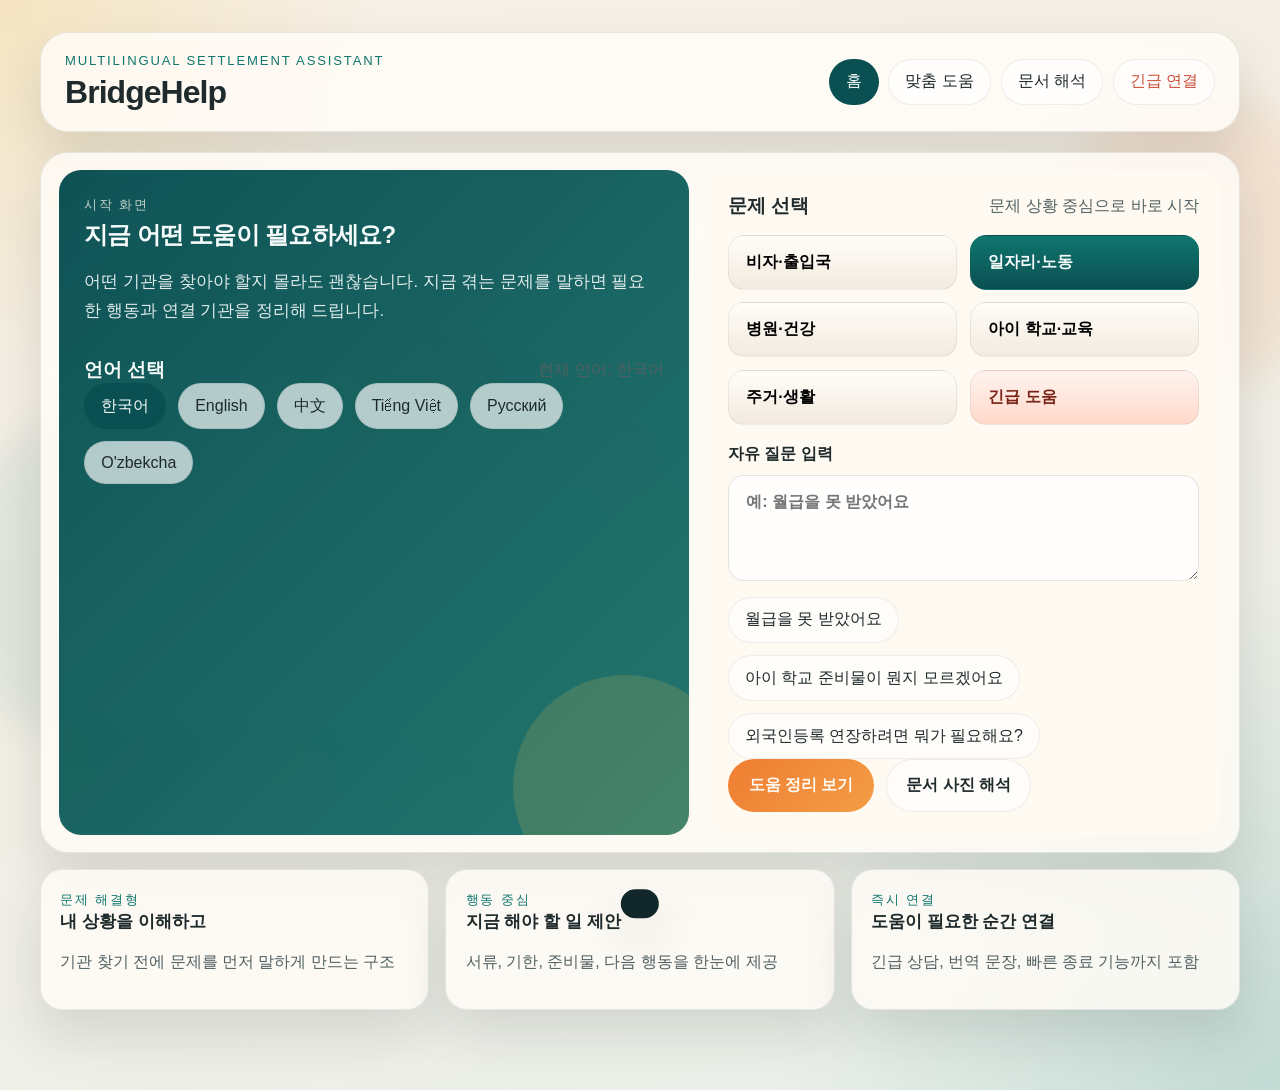
<file: index.html>
<!DOCTYPE html>
<html lang="ko">
<head>
  <meta charset="UTF-8">
  <meta name="viewport" content="width=device-width, initial-scale=1.0">
  <title>BridgeHelp Prototype</title>
  <link rel="stylesheet" href="styles.css">
</head>
<body>
  <div class="ambient ambient-a"></div>
  <div class="ambient ambient-b"></div>

  <main class="app-shell">
    <header class="topbar">
      <div>
        <p class="eyebrow">Multilingual Settlement Assistant</p>
        <h1>BridgeHelp</h1>
      </div>
      <nav class="screen-nav" aria-label="주요 화면 이동">
        <button class="nav-pill active" data-target="home">홈</button>
        <button class="nav-pill" data-target="results">맞춤 도움</button>
        <button class="nav-pill" data-target="document">문서 해석</button>
        <button class="nav-pill urgent" data-target="emergency">긴급 연결</button>
      </nav>
    </header>

    <section class="screen active" id="home">
      <div class="hero-card">
        <div class="hero-copy">
          <p class="section-label">시작 화면</p>
          <h2>지금 어떤 도움이 필요하세요?</h2>
          <p class="lead">
            어떤 기관을 찾아야 할지 몰라도 괜찮습니다.
            지금 겪는 문제를 말하면 필요한 행동과 연결 기관을 정리해 드립니다.
          </p>

          <div class="language-panel">
            <div class="panel-heading">
              <h3>언어 선택</h3>
              <span id="selected-language-label">현재 언어: 한국어</span>
            </div>
            <div class="language-list" id="language-list">
              <button class="chip active" data-language="한국어">한국어</button>
              <button class="chip" data-language="English">English</button>
              <button class="chip" data-language="中文">中文</button>
              <button class="chip" data-language="Tiếng Việt">Tiếng Việt</button>
              <button class="chip" data-language="Русский">Русский</button>
              <button class="chip" data-language="O'zbekcha">O'zbekcha</button>
            </div>
          </div>
        </div>

        <div class="input-card">
          <div class="panel-heading">
            <h3>문제 선택</h3>
            <span>문제 상황 중심으로 바로 시작</span>
          </div>

          <div class="category-grid" id="category-grid">
            <button class="category-button" data-category="visa">비자·출입국</button>
            <button class="category-button" data-category="work">일자리·노동</button>
            <button class="category-button" data-category="health">병원·건강</button>
            <button class="category-button" data-category="education">아이 학교·교육</button>
            <button class="category-button" data-category="housing">주거·생활</button>
            <button class="category-button urgent" data-category="emergency">긴급 도움</button>
          </div>

          <label class="question-box" for="question-input">
            <span>자유 질문 입력</span>
            <textarea id="question-input" rows="4" placeholder="예: 월급을 못 받았어요"></textarea>
          </label>

          <div class="sample-list" id="sample-list">
            <button class="sample-chip">월급을 못 받았어요</button>
            <button class="sample-chip">아이 학교 준비물이 뭔지 모르겠어요</button>
            <button class="sample-chip">외국인등록 연장하려면 뭐가 필요해요?</button>
          </div>

          <div class="cta-row">
            <button class="primary-button" id="analyze-button">도움 정리 보기</button>
            <button class="secondary-button" data-target="document">문서 사진 해석</button>
          </div>
        </div>
      </div>

      <div class="highlight-strip">
        <article class="highlight-card">
          <span class="highlight-kicker">문제 해결형</span>
          <strong>내 상황을 이해하고</strong>
          <p>기관 찾기 전에 문제를 먼저 말하게 만드는 구조</p>
        </article>
        <article class="highlight-card">
          <span class="highlight-kicker">행동 중심</span>
          <strong>지금 해야 할 일 제안</strong>
          <p>서류, 기한, 준비물, 다음 행동을 한눈에 제공</p>
        </article>
        <article class="highlight-card">
          <span class="highlight-kicker">즉시 연결</span>
          <strong>도움이 필요한 순간 연결</strong>
          <p>긴급 상담, 번역 문장, 빠른 종료 기능까지 포함</p>
        </article>
      </div>
    </section>

    <section class="screen" id="results">
      <div class="screen-header">
        <div>
          <p class="section-label">결과 화면</p>
          <h2>당신에게 맞는 도움 정리</h2>
        </div>
        <button class="secondary-button" data-target="home">질문 다시 입력</button>
      </div>

      <div class="summary-banner">
        <span class="summary-label">AI 요약</span>
        <h3 id="result-summary">질문을 입력하면 상황 요약이 표시됩니다.</h3>
        <p id="result-context">
          홈 화면에서 문제를 입력하거나 예시 질문을 눌러 맞춤형 안내를 확인해 보세요.
        </p>
      </div>

      <div class="results-grid">
        <article class="info-card">
          <div class="panel-heading">
            <h3>1) 지금 해야 할 일</h3>
            <span>오늘 바로 움직일 수 있게</span>
          </div>
          <ul class="check-list" id="action-list"></ul>
        </article>

        <article class="info-card">
          <div class="panel-heading">
            <h3>2) 연결 가능한 기관</h3>
            <span>전화, 운영시간, 언어 지원</span>
          </div>
          <div class="agency-list" id="agency-list"></div>
        </article>

        <article class="info-card">
          <div class="panel-heading">
            <h3>3) 추가 안내</h3>
            <span>주의사항과 관련 링크</span>
          </div>
          <ul class="guide-list" id="extra-list"></ul>
        </article>
      </div>
    </section>

    <section class="screen" id="document">
      <div class="screen-header">
        <div>
          <p class="section-label">문서 해석 화면</p>
          <h2>사진 찍으면 바로 이해</h2>
        </div>
        <button class="secondary-button" data-target="results">맞춤 결과로 돌아가기</button>
      </div>

      <div class="document-layout">
        <article class="upload-card">
          <div class="panel-heading">
            <h3>문서 업로드</h3>
            <span>학교, 병원, 출입국, 주민센터 안내문</span>
          </div>

          <label class="upload-zone" for="document-file">
            <input id="document-file" type="file" accept="image/*,.pdf">
            <strong>사진을 올리거나 드래그해 보세요</strong>
            <p id="file-name">업로드된 파일이 없어요.</p>
          </label>

          <div class="document-samples" id="document-samples">
            <button class="sample-chip" data-document="school">학교 가정통신문</button>
            <button class="sample-chip" data-document="hospital">병원 검사 안내문</button>
            <button class="sample-chip" data-document="immigration">출입국 관련 공지</button>
            <button class="sample-chip" data-document="community">주민센터 신청 안내문</button>
          </div>

          <button class="primary-button" id="analyze-document-button">문서 해석 시작</button>
        </article>

        <article class="document-result">
          <div class="result-stack">
            <section class="info-card document-card">
              <div class="panel-heading">
                <h3>원문 요약</h3>
                <span>문서 핵심 2-3줄</span>
              </div>
              <p id="document-summary">샘플 문서를 선택하면 핵심 내용을 요약해 드립니다.</p>
            </section>

            <section class="info-card document-card">
              <div class="panel-heading">
                <h3>쉬운 말 설명</h3>
                <span>복잡한 문장을 쉽게</span>
              </div>
              <p id="document-simple">어려운 표현 없이 필요한 내용만 바로 이해할 수 있게 바꿔줍니다.</p>
            </section>

            <section class="info-card document-card">
              <div class="panel-heading">
                <h3>해야 할 일</h3>
                <span>기한, 준비물, 제출처</span>
              </div>
              <ul class="check-list" id="document-action-list"></ul>
            </section>

            <section class="save-actions">
              <button class="secondary-button">번역 저장</button>
              <button class="secondary-button">가족에게 공유</button>
              <button class="secondary-button">캘린더 일정 추가</button>
            </section>
          </div>
        </article>
      </div>
    </section>

    <section class="screen" id="emergency">
      <div class="screen-header">
        <div>
          <p class="section-label">긴급·연결 화면</p>
          <h2>지금 바로 도움받기</h2>
        </div>
        <button class="quick-exit" id="quick-exit">빠른 종료</button>
      </div>

      <div class="emergency-layout">
        <article class="emergency-panel">
          <div class="panel-heading">
            <h3>즉시 연결</h3>
            <span>검색보다 빠른 연결이 필요한 순간</span>
          </div>
          <div class="emergency-grid">
            <a class="emergency-button" href="tel:112">긴급 전화</a>
            <button class="emergency-button">다국어 상담</button>
            <button class="emergency-button">법률 지원</button>
            <button class="emergency-button">노동 상담</button>
            <button class="emergency-button">병원·응급실 찾기</button>
            <button class="emergency-button">가까운 보호기관 찾기</button>
          </div>
        </article>

        <article class="phrase-panel">
          <div class="panel-heading">
            <h3>지금 바로 보여줄 한국어 문장</h3>
            <span>터치하면 복사됩니다</span>
          </div>
          <div class="phrase-list" id="phrase-list">
            <button class="phrase-button">통역이 필요합니다.</button>
            <button class="phrase-button">도움이 필요합니다.</button>
            <button class="phrase-button">임금을 받지 못했습니다.</button>
            <button class="phrase-button">지금 위험한 상황입니다.</button>
          </div>

          <div class="safety-tools">
            <button class="secondary-button">최근 위치 공유</button>
            <button class="secondary-button">즐겨찾기 기관 연결</button>
          </div>
        </article>
      </div>
    </section>
  </main>

  <div class="safe-screen hidden" id="safe-screen">
    <div class="safe-card">
      <p class="section-label">안전 화면</p>
      <h2>일반 정보 화면으로 전환되었습니다.</h2>
      <p>필요하면 브라우저를 닫거나 다른 페이지로 이동하세요.</p>
      <button class="primary-button" id="return-button">앱으로 돌아가기</button>
    </div>
  </div>

  <div class="toast" id="toast" aria-live="polite"></div>

  <script src="app.js"></script>
</body>
</html>
</file>
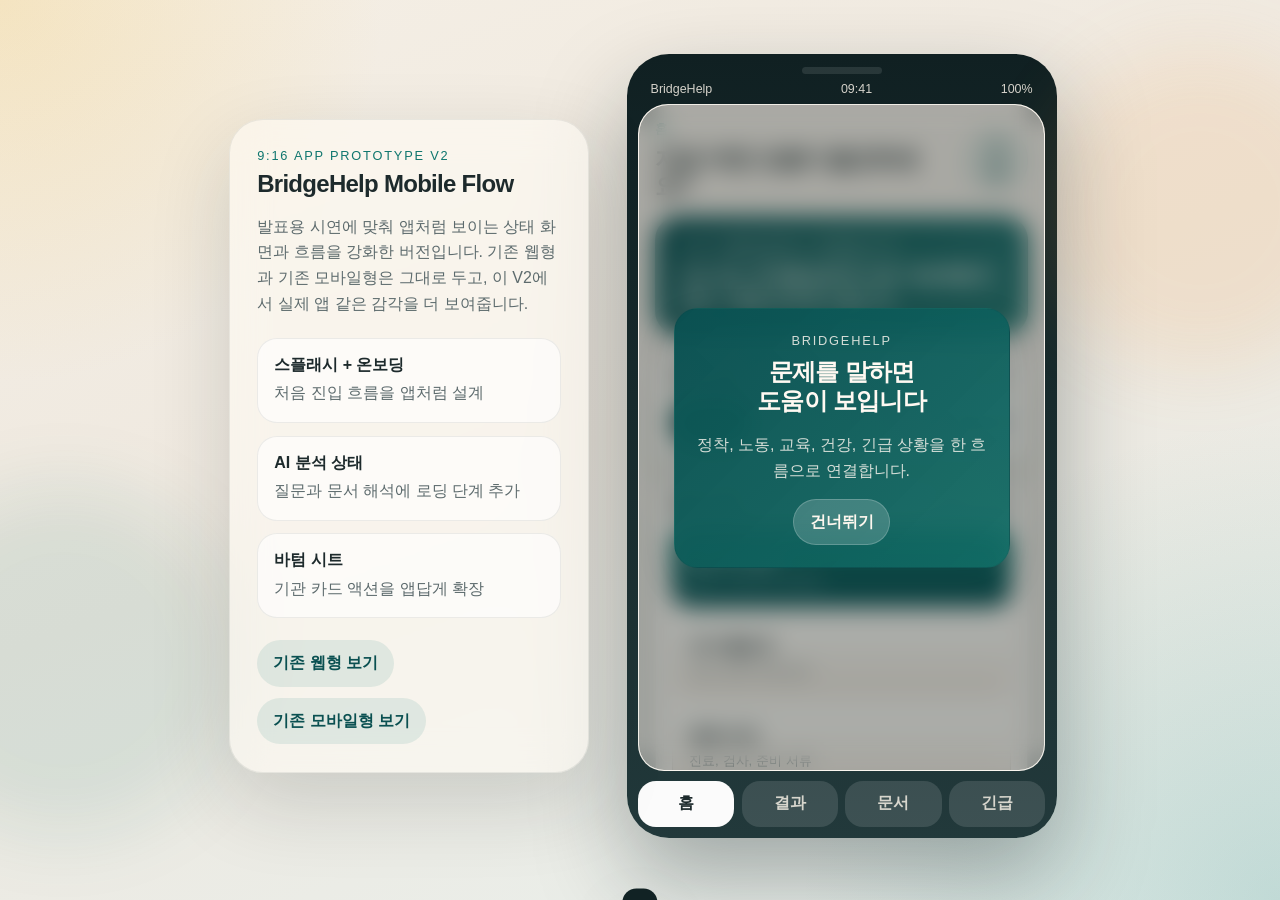
<file: mobile-app-v2.html>
<!DOCTYPE html>
<html lang="ko">
<head>
  <meta charset="UTF-8">
  <meta name="viewport" content="width=device-width, initial-scale=1.0">
  <title>BridgeHelp Mobile V2</title>
  <link rel="stylesheet" href="mobile-app-v2.css">
</head>
<body>
  <div class="backdrop backdrop-sun"></div>
  <div class="backdrop backdrop-teal"></div>

  <main class="v2-layout">
    <aside class="context-panel">
      <p class="eyebrow">9:16 App Prototype V2</p>
      <h1>BridgeHelp Mobile Flow</h1>
      <p class="context-copy">
        발표용 시연에 맞춰 앱처럼 보이는 상태 화면과 흐름을 강화한 버전입니다.
        기존 웹형과 기존 모바일형은 그대로 두고, 이 V2에서 실제 앱 같은 감각을 더 보여줍니다.
      </p>

      <div class="feature-cluster">
        <article class="feature-pill">
          <strong>스플래시 + 온보딩</strong>
          <span>처음 진입 흐름을 앱처럼 설계</span>
        </article>
        <article class="feature-pill">
          <strong>AI 분석 상태</strong>
          <span>질문과 문서 해석에 로딩 단계 추가</span>
        </article>
        <article class="feature-pill">
          <strong>바텀 시트</strong>
          <span>기관 카드 액션을 앱답게 확장</span>
        </article>
      </div>

      <div class="entry-links">
        <a class="entry-link" href="index.html">기존 웹형 보기</a>
        <a class="entry-link" href="mobile-app.html">기존 모바일형 보기</a>
      </div>
    </aside>

    <section class="phone-stage" aria-label="BridgeHelp 모바일 앱 V2">
      <div class="phone-frame">
        <div class="phone-hardware">
          <div class="speaker-slot"></div>
        </div>

        <div class="phone-status">
          <span>BridgeHelp</span>
          <span>09:41</span>
          <span>100%</span>
        </div>

        <div class="phone-surface">
          <section class="tab-screen is-active" data-tab-screen="home">
            <header class="screen-header">
              <div>
                <p class="screen-tag">홈</p>
                <h2>지금 어떤 도움이 필요하세요?</h2>
              </div>
              <button class="ghost-button" data-go-tab="emergency">긴급</button>
            </header>

            <div class="hero-card">
              <p>기관 이름을 몰라도 괜찮습니다.</p>
              <strong>지금 겪는 문제를 말하면 바로 다음 행동과 연결 기관을 정리해 드립니다.</strong>
            </div>

            <section class="surface-card compact-card">
              <div class="card-head">
                <h3>언어 선택</h3>
                <span id="selected-language-text">한국어</span>
              </div>
              <div class="chip-row" id="language-row">
                <button class="chip-button is-selected" data-language="한국어">한국어</button>
                <button class="chip-button" data-language="English">English</button>
                <button class="chip-button" data-language="中文">中文</button>
                <button class="chip-button" data-language="Tiếng Việt">Tiếng Việt</button>
                <button class="chip-button" data-language="Русский">Русский</button>
                <button class="chip-button" data-language="O'zbekcha">O'zbekcha</button>
              </div>
            </section>

            <section class="surface-card">
              <div class="card-head">
                <h3>문제 선택</h3>
                <span id="selected-scenario-text">일자리·노동</span>
              </div>
              <div class="scenario-list" id="scenario-list">
                <button class="scenario-card is-selected" data-scenario="work">
                  <span>일자리·노동</span>
                  <small>월급, 근로계약, 퇴직금</small>
                </button>
                <button class="scenario-card" data-scenario="visa">
                  <span>비자·출입국</span>
                  <small>연장, 등록, 체류 절차</small>
                </button>
                <button class="scenario-card" data-scenario="health">
                  <span>병원·건강</span>
                  <small>진료, 검사, 준비 서류</small>
                </button>
                <button class="scenario-card" data-scenario="education">
                  <span>아이 학교·교육</span>
                  <small>가정통신문, 준비물, 일정</small>
                </button>
                <button class="scenario-card" data-scenario="housing">
                  <span>주거·생활</span>
                  <small>주거 계약, 생활 지원, 행정</small>
                </button>
                <button class="scenario-card emergency-card" data-scenario="emergency">
                  <span>긴급 도움</span>
                  <small>폭력, 응급, 즉시 연결</small>
                </button>
              </div>
            </section>

            <section class="surface-card">
              <div class="card-head">
                <h3>자유 질문 입력</h3>
                <span>문제부터 말하기</span>
              </div>
              <label class="field-label" for="question-input-v2">지금 겪는 문제</label>
              <textarea id="question-input-v2" rows="4" placeholder="예: 월급을 못 받았어요"></textarea>
              <div class="chip-row" id="question-samples">
                <button class="chip-button sample-button">월급을 못 받았어요</button>
                <button class="chip-button sample-button">아이 학교 준비물이 뭔지 모르겠어요</button>
                <button class="chip-button sample-button">외국인등록 연장하려면 뭐가 필요해요?</button>
              </div>
              <div class="action-row">
                <button class="primary-button" id="question-analyze-button">AI 도움 정리 보기</button>
              </div>
            </section>
          </section>

          <section class="tab-screen" data-tab-screen="results">
            <header class="screen-header">
              <div>
                <p class="screen-tag">결과</p>
                <h2>당신에게 맞는 도움 정리</h2>
              </div>
              <button class="ghost-button" data-go-tab="home">질문 수정</button>
            </header>

            <section class="summary-card">
              <span class="summary-badge">AI 요약</span>
              <h3 id="results-summary"></h3>
              <p id="results-context"></p>
            </section>

            <section class="surface-card result-card" data-result-card>
              <div class="card-head">
                <h3>지금 해야 할 일</h3>
                <span>오늘 바로 시작</span>
              </div>
              <ul class="ordered-list" id="results-action-list"></ul>
            </section>

            <section class="surface-card result-card" data-result-card>
              <div class="card-head">
                <h3>연결 가능한 기관</h3>
                <span>전화·운영시간·지도</span>
              </div>
              <div class="agency-stack" id="results-agency-stack"></div>
            </section>

            <section class="surface-card result-card" data-result-card>
              <div class="card-head">
                <h3>추가 안내</h3>
                <span>주의사항과 팁</span>
              </div>
              <ul class="info-list" id="results-extra-list"></ul>
            </section>
          </section>

          <section class="tab-screen" data-tab-screen="document">
            <header class="screen-header">
              <div>
                <p class="screen-tag">문서</p>
                <h2>사진 찍으면 바로 이해</h2>
              </div>
              <button class="ghost-button" data-go-tab="results">결과</button>
            </header>

            <section class="surface-card">
              <div class="card-head">
                <h3>문서 업로드</h3>
                <span id="document-file-status">업로드된 파일이 없어요</span>
              </div>
              <label class="upload-zone" for="document-file-v2">
                <input id="document-file-v2" type="file" accept="image/*,.pdf">
                <strong>문서 사진을 올리거나 선택하세요</strong>
                <p>학교, 병원, 출입국, 주민센터 문서를 시연할 수 있습니다.</p>
              </label>
            </section>

            <section class="surface-card compact-card">
              <div class="card-head">
                <h3>문서 종류</h3>
                <span id="selected-document-text">학교 문서</span>
              </div>
              <div class="chip-row" id="document-chip-row">
                <button class="chip-button is-selected" data-document="school">학교</button>
                <button class="chip-button" data-document="hospital">병원</button>
                <button class="chip-button" data-document="immigration">출입국</button>
                <button class="chip-button" data-document="community">주민센터</button>
              </div>
              <div class="action-row">
                <button class="primary-button accent-button" id="document-analyze-button">문서 해석 시작</button>
              </div>
            </section>

            <section class="surface-card">
              <div class="card-head">
                <h3>원문 요약</h3>
                <span>핵심만 보기</span>
              </div>
              <p class="body-copy" id="document-summary"></p>
            </section>

            <section class="surface-card">
              <div class="card-head">
                <h3>쉬운 말 설명</h3>
                <span>쉽게 이해하기</span>
              </div>
              <p class="body-copy" id="document-simple"></p>
            </section>

            <section class="surface-card">
              <div class="card-head">
                <h3>해야 할 일</h3>
                <span>기한·제출·준비물</span>
              </div>
              <ul class="ordered-list" id="document-action-list"></ul>
            </section>
          </section>

          <section class="tab-screen" data-tab-screen="emergency">
            <header class="screen-header">
              <div>
                <p class="screen-tag emergency-tag">긴급</p>
                <h2>지금 바로 도움받기</h2>
              </div>
              <button class="danger-button" id="privacy-mode-button">빠른 종료</button>
            </header>

            <section class="surface-card emergency-panel">
              <div class="card-head">
                <h3>즉시 연결</h3>
                <span>검색보다 연결</span>
              </div>
              <div class="emergency-grid" id="emergency-grid">
                <a class="emergency-action primary-emergency" href="tel:112">긴급 전화</a>
                <button class="emergency-action">다국어 상담</button>
                <button class="emergency-action">법률 지원</button>
                <button class="emergency-action">노동 상담</button>
                <button class="emergency-action">응급실 찾기</button>
                <button class="emergency-action">보호기관 찾기</button>
              </div>
            </section>

            <section class="surface-card">
              <div class="card-head">
                <h3>지금 보여줄 문장</h3>
                <span>터치하면 복사</span>
              </div>
              <div class="phrase-list" id="phrase-list">
                <button class="phrase-card">통역이 필요합니다.</button>
                <button class="phrase-card">도움이 필요합니다.</button>
                <button class="phrase-card">임금을 받지 못했습니다.</button>
                <button class="phrase-card">지금 위험한 상황입니다.</button>
              </div>
            </section>

            <section class="surface-card compact-card">
              <div class="card-head">
                <h3>빠른 기능</h3>
                <span>즉시 공유</span>
              </div>
              <div class="chip-row">
                <button class="chip-button utility-button">최근 위치 공유</button>
                <button class="chip-button utility-button">즐겨찾기 기관</button>
              </div>
            </section>
          </section>

          <div class="overlay-screen" id="splash-overlay">
            <div class="overlay-card splash-card">
              <p class="eyebrow">BridgeHelp</p>
              <h2>문제를 말하면<br>도움이 보입니다</h2>
              <p>정착, 노동, 교육, 건강, 긴급 상황을 한 흐름으로 연결합니다.</p>
              <button class="ghost-button light-button" id="splash-skip-button">건너뛰기</button>
            </div>
          </div>

          <div class="overlay-screen is-hidden" id="onboarding-overlay">
            <div class="overlay-card onboarding-card">
              <div class="card-head onboarding-head">
                <div>
                  <p class="eyebrow">Onboarding</p>
                  <h2>앱이 도와주는 3가지</h2>
                </div>
                <button class="ghost-button" id="onboarding-skip-button">닫기</button>
              </div>
              <div class="onboarding-list" id="onboarding-list"></div>
              <button class="primary-button" id="onboarding-start-button">바로 시작하기</button>
            </div>
          </div>

          <div class="overlay-screen is-hidden" id="loading-overlay">
            <div class="overlay-card loading-card">
              <div class="loading-spinner"></div>
              <p class="eyebrow">AI Processing</p>
              <h2 id="loading-title">도움을 정리하고 있어요</h2>
              <p id="loading-description">필요한 행동과 연결 정보를 순서대로 준비 중입니다.</p>
            </div>
          </div>

          <div class="overlay-screen is-hidden" id="privacy-overlay">
            <div class="overlay-card privacy-card">
              <p class="eyebrow">Privacy Mode</p>
              <h2>일반 화면으로 전환되었습니다.</h2>
              <p>필요하면 브라우저를 닫거나 다른 화면으로 넘어가세요.</p>
              <button class="primary-button" id="privacy-return-button">앱으로 돌아가기</button>
            </div>
          </div>

          <div class="sheet-backdrop is-hidden" id="sheet-backdrop"></div>
          <aside class="bottom-sheet is-hidden" id="bottom-sheet" aria-label="기관 액션 상세">
            <div class="sheet-handle"></div>
            <div class="sheet-head">
              <div>
                <p class="screen-tag">연결 정보</p>
                <h3 id="sheet-title"></h3>
              </div>
              <button class="ghost-button" id="sheet-close-button">닫기</button>
            </div>
            <p class="body-copy" id="sheet-description"></p>
            <div class="sheet-detail-list" id="sheet-detail-list"></div>
            <button class="primary-button" id="sheet-confirm-button">확인</button>
          </aside>
        </div>

        <nav class="bottom-nav" aria-label="앱 하단 탭">
          <button class="nav-button is-active" data-go-tab="home">홈</button>
          <button class="nav-button" data-go-tab="results">결과</button>
          <button class="nav-button" data-go-tab="document">문서</button>
          <button class="nav-button nav-button-emergency" data-go-tab="emergency">긴급</button>
        </nav>
      </div>
    </section>
  </main>

  <div class="app-toast" id="app-toast" aria-live="polite"></div>

  <script src="mobile-app-v2.js"></script>
</body>
</html>
</file>
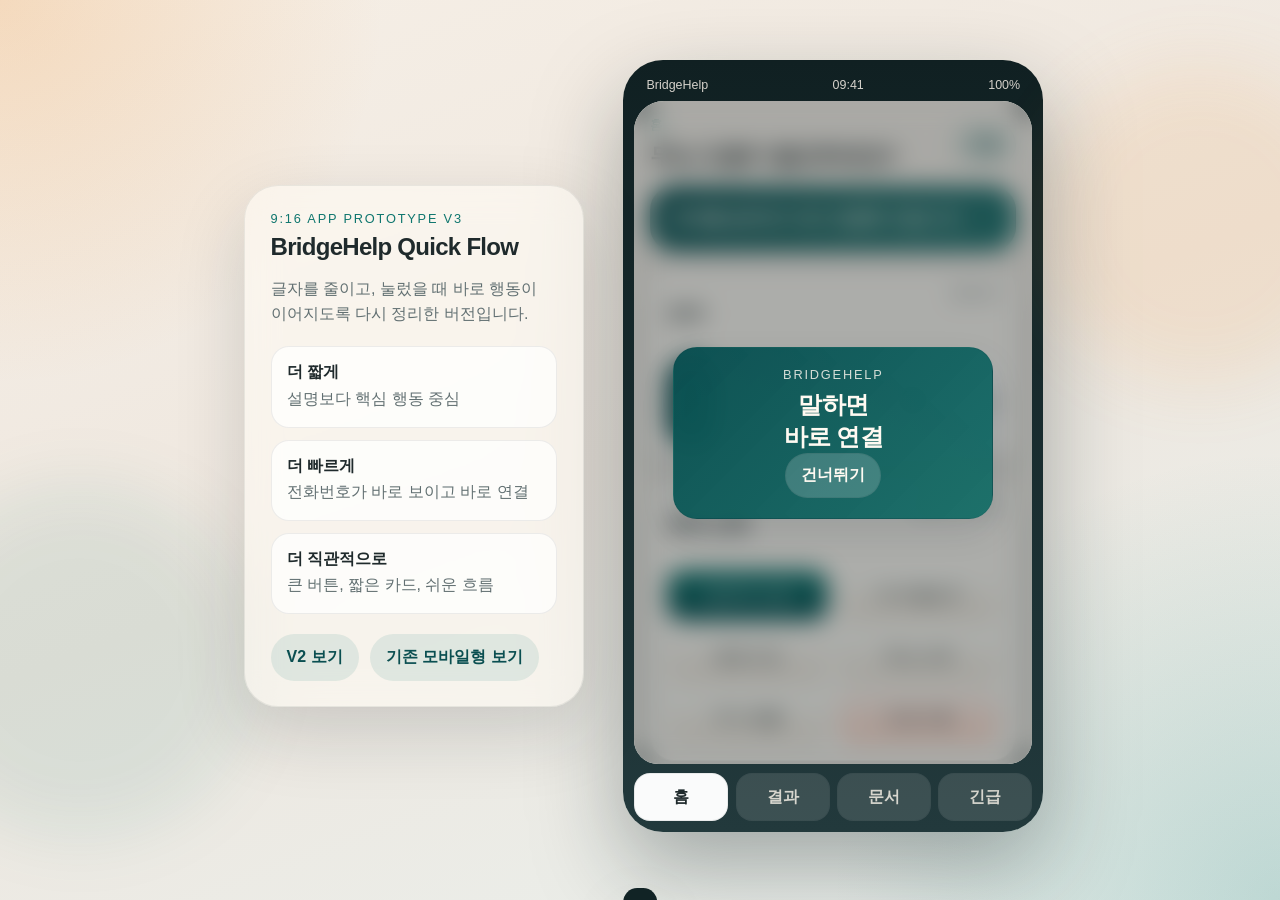
<file: mobile-app-v3.html>
<!DOCTYPE html>
<html lang="ko">
<head>
  <meta charset="UTF-8">
  <meta name="viewport" content="width=device-width, initial-scale=1.0">
  <title>BridgeHelp Mobile V3</title>
  <link rel="stylesheet" href="mobile-app-v3.css">
</head>
<body>
  <div class="glow glow-orange"></div>
  <div class="glow glow-teal"></div>

  <main class="layout">
    <aside class="side-panel">
      <p class="eyebrow">9:16 App Prototype V3</p>
      <h1>BridgeHelp Quick Flow</h1>
      <p class="side-copy">
        글자를 줄이고, 눌렀을 때 바로 행동이 이어지도록 다시 정리한 버전입니다.
      </p>
      <div class="side-points">
        <article class="side-point">
          <strong>더 짧게</strong>
          <span>설명보다 핵심 행동 중심</span>
        </article>
        <article class="side-point">
          <strong>더 빠르게</strong>
          <span>전화번호가 바로 보이고 바로 연결</span>
        </article>
        <article class="side-point">
          <strong>더 직관적으로</strong>
          <span>큰 버튼, 짧은 카드, 쉬운 흐름</span>
        </article>
      </div>
      <div class="side-links">
        <a class="side-link" href="mobile-app-v2.html">V2 보기</a>
        <a class="side-link" href="mobile-app.html">기존 모바일형 보기</a>
      </div>
    </aside>

    <section class="phone-wrap" aria-label="BridgeHelp 모바일 V3">
      <div class="phone">
        <div class="status-bar">
          <span>BridgeHelp</span>
          <span>09:41</span>
          <span>100%</span>
        </div>

        <div class="app">
          <section class="screen active" data-screen="home">
            <header class="header">
              <div>
                <p class="screen-label">홈</p>
                <h2>무슨 도움이 필요하세요?</h2>
              </div>
              <button class="ghost-btn" data-tab="emergency">긴급</button>
            </header>

            <section class="hero">
              <strong>문제를 말하면 바로 연결해 드립니다.</strong>
            </section>

            <section class="card compact">
              <div class="card-head">
                <h3>언어</h3>
                <span id="language-current">한국어</span>
              </div>
              <div class="chip-row">
                <button class="chip active" data-language="한국어">한국어</button>
                <button class="chip" data-language="English">English</button>
                <button class="chip" data-language="中文">中文</button>
                <button class="chip" data-language="Tiếng Việt">Tiếng Việt</button>
                <button class="chip" data-language="Русский">Русский</button>
                <button class="chip" data-language="O'zbekcha">O'zbekcha</button>
              </div>
            </section>

            <section class="card">
              <div class="card-head">
                <h3>문제 선택</h3>
                <span id="scenario-current">일자리·노동</span>
              </div>
              <div class="category-grid">
                <button class="category active" data-scenario="work">일자리·노동</button>
                <button class="category" data-scenario="visa">비자·출입국</button>
                <button class="category" data-scenario="health">병원·건강</button>
                <button class="category" data-scenario="education">학교·교육</button>
                <button class="category" data-scenario="housing">주거·생활</button>
                <button class="category danger" data-scenario="emergency">긴급 도움</button>
              </div>
            </section>

            <section class="card">
              <div class="card-head">
                <h3>질문</h3>
                <span>짧게 입력</span>
              </div>
              <textarea id="question-input-v3" rows="3" placeholder="예: 월급을 못 받았어요"></textarea>
              <div class="chip-row">
                <button class="chip sample-chip">월급을 못 받았어요</button>
                <button class="chip sample-chip">비자 연장하려면요</button>
                <button class="chip sample-chip">학교 준비물이 궁금해요</button>
              </div>
              <button class="primary-btn" id="analyze-question-v3">도움 보기</button>
            </section>
          </section>

          <section class="screen" data-screen="results">
            <header class="header">
              <div>
                <p class="screen-label">결과</p>
                <h2>바로 할 일</h2>
              </div>
              <button class="ghost-btn" data-tab="home">수정</button>
            </header>

            <section class="summary">
              <p class="summary-badge">AI 요약</p>
              <h3 id="result-title-v3"></h3>
            </section>

            <section class="card">
              <div class="card-head">
                <h3>지금 할 일</h3>
                <span>3단계</span>
              </div>
              <ul class="step-list" id="result-actions-v3"></ul>
            </section>

            <section class="card">
              <div class="card-head">
                <h3>바로 전화</h3>
                <span>눌러서 연결</span>
              </div>
              <div class="call-stack" id="result-contacts-v3"></div>
            </section>

            <section class="card compact">
              <div class="card-head">
                <h3>주의</h3>
                <span>짧게 보기</span>
              </div>
              <div class="tag-list" id="result-notes-v3"></div>
            </section>
          </section>

          <section class="screen" data-screen="document">
            <header class="header">
              <div>
                <p class="screen-label">문서</p>
                <h2>사진 한 장으로 이해</h2>
              </div>
              <button class="ghost-btn" data-tab="results">결과</button>
            </header>

            <section class="card compact">
              <div class="card-head">
                <h3>문서 종류</h3>
                <span id="document-current">학교 문서</span>
              </div>
              <div class="chip-row">
                <button class="chip active" data-document="school">학교</button>
                <button class="chip" data-document="hospital">병원</button>
                <button class="chip" data-document="immigration">출입국</button>
                <button class="chip" data-document="community">주민센터</button>
              </div>
            </section>

            <section class="card compact">
              <div class="card-head">
                <h3>업로드</h3>
                <span id="document-file-v3-status">파일 없음</span>
              </div>
              <label class="upload-box" for="document-file-v3">
                <input id="document-file-v3" type="file" accept="image/*,.pdf">
                <strong>문서 선택</strong>
              </label>
              <button class="primary-btn alt" id="analyze-document-v3">문서 해석</button>
            </section>

            <section class="card compact">
              <div class="mini-block">
                <span class="mini-title">요약</span>
                <p id="document-summary-v3"></p>
              </div>
              <div class="mini-block">
                <span class="mini-title">쉬운 말</span>
                <p id="document-simple-v3"></p>
              </div>
              <div class="mini-block">
                <span class="mini-title">해야 할 일</span>
                <ul class="step-list compact-steps" id="document-actions-v3"></ul>
              </div>
            </section>
          </section>

          <section class="screen" data-screen="emergency">
            <header class="header">
              <div>
                <p class="screen-label danger-text">긴급</p>
                <h2>바로 연결</h2>
              </div>
              <button class="danger-btn" id="privacy-btn-v3">빠른 종료</button>
            </header>

            <section class="card emergency-card">
              <div class="call-grid">
                <a class="call-tile urgent" href="tel:112">
                  <span>긴급</span>
                  <strong>112</strong>
                </a>
                <a class="call-tile" href="tel:119">
                  <span>응급실</span>
                  <strong>119</strong>
                </a>
                <a class="call-tile" href="tel:15771366">
                  <span>다국어 상담</span>
                  <strong>1577-1366</strong>
                </a>
                <a class="call-tile" href="tel:132">
                  <span>법률 지원</span>
                  <strong>132</strong>
                </a>
                <a class="call-tile" href="tel:1350">
                  <span>노동 상담</span>
                  <strong>1350</strong>
                </a>
                <a class="call-tile" href="tel:1366">
                  <span>보호 지원</span>
                  <strong>1366</strong>
                </a>
              </div>
            </section>

            <section class="card compact">
              <div class="card-head">
                <h3>바로 보여줄 말</h3>
                <span>복사</span>
              </div>
              <div class="phrase-grid">
                <button class="phrase-btn">통역이 필요합니다.</button>
                <button class="phrase-btn">도움이 필요합니다.</button>
                <button class="phrase-btn">임금을 받지 못했습니다.</button>
                <button class="phrase-btn">지금 위험한 상황입니다.</button>
              </div>
            </section>
          </section>

          <div class="overlay" id="splash-v3">
            <div class="overlay-card splash-card">
              <p class="eyebrow">BridgeHelp</p>
              <h2>말하면<br>바로 연결</h2>
              <button class="ghost-btn light" id="skip-splash-v3">건너뛰기</button>
            </div>
          </div>

          <div class="overlay hidden" id="onboarding-v3">
            <div class="overlay-card">
              <p class="eyebrow">Quick Start</p>
              <h2>3단계로 사용</h2>
              <div class="onboarding-steps" id="onboarding-list-v3"></div>
              <button class="primary-btn" id="start-v3">시작하기</button>
            </div>
          </div>

          <div class="overlay hidden" id="loading-v3">
            <div class="overlay-card loading-card">
              <div class="spinner"></div>
              <h2 id="loading-title-v3"></h2>
              <p id="loading-desc-v3"></p>
            </div>
          </div>

          <div class="overlay hidden" id="privacy-v3">
            <div class="overlay-card">
              <p class="eyebrow">Privacy</p>
              <h2>일반 화면으로 전환됨</h2>
              <button class="primary-btn" id="return-v3">돌아가기</button>
            </div>
          </div>

          <div class="sheet-backdrop hidden" id="sheet-backdrop-v3"></div>
          <aside class="sheet hidden" id="sheet-v3">
            <div class="sheet-grab"></div>
            <h3 id="sheet-title-v3"></h3>
            <p id="sheet-body-v3"></p>
            <button class="primary-btn" id="sheet-close-v3">확인</button>
          </aside>
        </div>

        <nav class="bottom-nav">
          <button class="tab-btn active" data-tab="home">홈</button>
          <button class="tab-btn" data-tab="results">결과</button>
          <button class="tab-btn" data-tab="document">문서</button>
          <button class="tab-btn danger-tab" data-tab="emergency">긴급</button>
        </nav>
      </div>
    </section>
  </main>

  <div class="toast" id="toast-v3" aria-live="polite"></div>

  <script src="mobile-app-v3.js"></script>
</body>
</html>
</file>
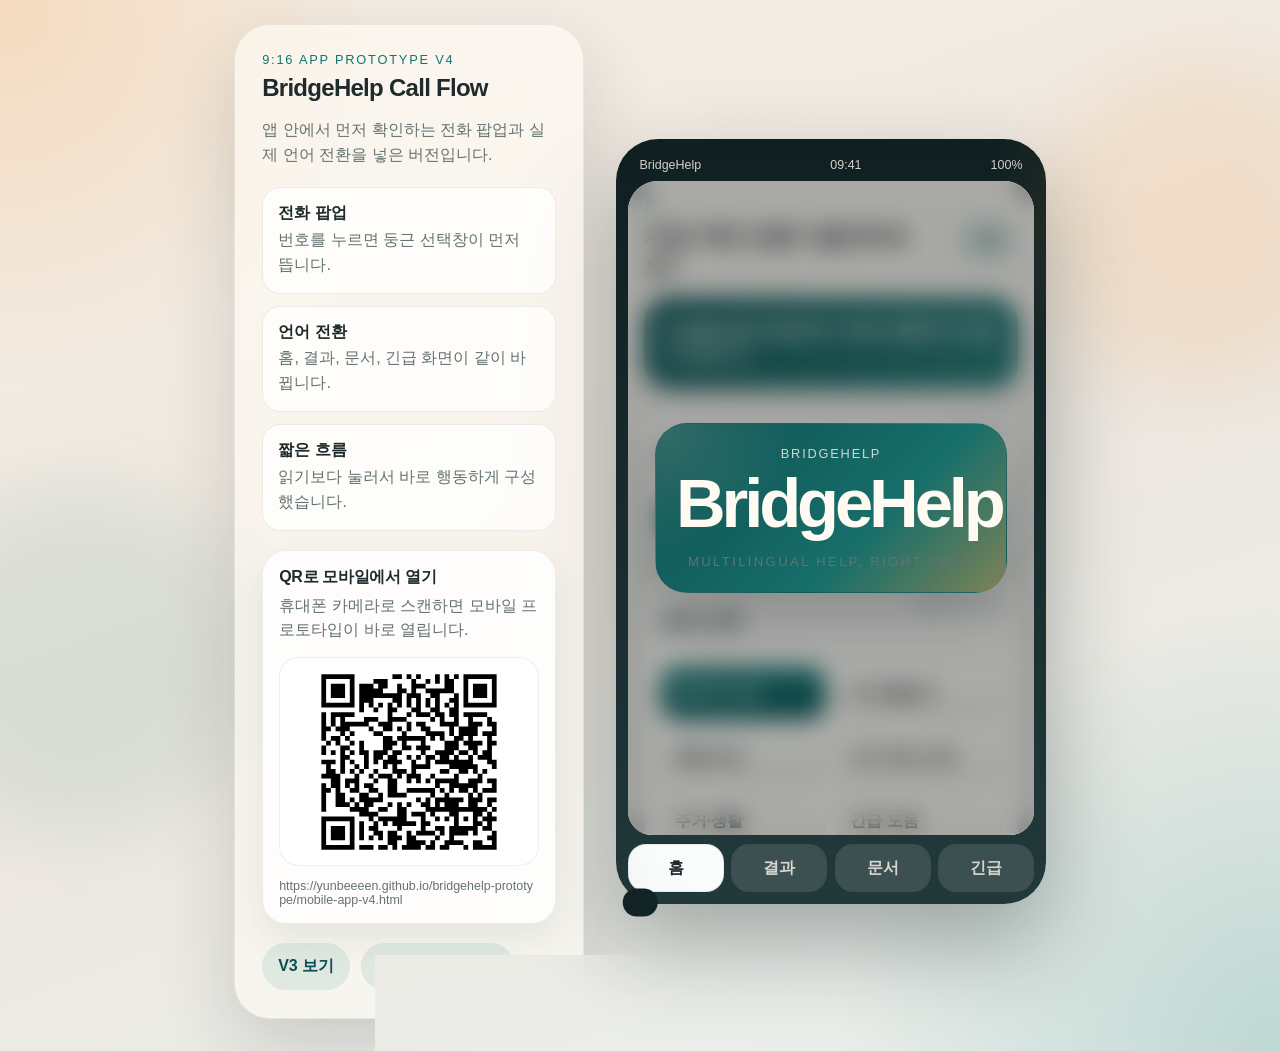
<file: mobile-app-v4.html>
<!DOCTYPE html>
<html lang="ko">
<head>
  <meta charset="UTF-8">
  <meta name="viewport" content="width=device-width, initial-scale=1.0, viewport-fit=cover">
  <meta name="theme-color" content="#102022">
  <title>BridgeHelp Mobile V4</title>
  <link rel="stylesheet" href="mobile-app-v4.css">
</head>
<body>
  <div class="ambient ambient-orange"></div>
  <div class="ambient ambient-teal"></div>

  <main class="layout">
    <aside class="side-panel">
      <p class="eyebrow" id="side-eyebrow"></p>
      <h1 id="side-title"></h1>
      <p class="side-copy" id="side-copy"></p>
      <div class="side-points" id="side-points"></div>
      <section class="qr-card" id="qr-card">
        <div class="qr-card-head">
          <h2 id="qr-title"></h2>
          <p id="qr-copy"></p>
        </div>
        <div class="qr-box" id="qr-code" aria-live="polite"></div>
        <p class="qr-url" id="qr-url"></p>
      </section>
      <div class="side-links">
        <a class="side-link" href="mobile-app-v3.html" id="link-v3"></a>
        <a class="side-link" href="mobile-app.html" id="link-mobile"></a>
      </div>
    </aside>

    <section class="phone-wrap" aria-label="BridgeHelp 모바일 V4">
      <div class="phone-shell">
        <div class="status-bar">
          <span>BridgeHelp</span>
          <span>09:41</span>
          <span>100%</span>
        </div>

        <div class="app-surface">
          <section class="screen active" data-screen="home">
            <header class="header">
              <div>
                <p class="screen-label" id="home-label"></p>
                <h2 id="home-title"></h2>
              </div>
              <button class="ghost-button" data-tab="emergency" id="home-emergency-button"></button>
            </header>

            <section class="hero-card">
              <strong id="home-hero"></strong>
            </section>

            <section class="card compact">
              <div class="card-head">
                <h3 id="language-title"></h3>
                <span id="language-current"></span>
              </div>
              <div class="chip-row" id="language-row"></div>
            </section>

            <section class="card">
              <div class="card-head">
                <h3 id="scenario-title"></h3>
                <span id="scenario-current"></span>
              </div>
              <div class="category-grid" id="scenario-grid"></div>
            </section>

            <section class="card">
              <div class="card-head">
                <h3 id="question-title"></h3>
                <span id="question-subtitle"></span>
              </div>
              <textarea id="question-input-v4" rows="3"></textarea>
              <div class="chip-row" id="sample-row"></div>
              <button class="primary-button" id="question-submit"></button>
            </section>
          </section>

          <section class="screen" data-screen="results">
            <header class="header">
              <div>
                <p class="screen-label" id="results-label"></p>
                <h2 id="results-title"></h2>
              </div>
              <button class="ghost-button" data-tab="home" id="results-edit-button"></button>
            </header>

            <section class="summary-card">
              <p class="summary-badge" id="results-badge"></p>
              <h3 id="results-summary"></h3>
            </section>

            <section class="card">
              <div class="card-head">
                <h3 id="actions-title"></h3>
                <span id="actions-subtitle"></span>
              </div>
              <ul class="step-list" id="actions-list"></ul>
            </section>

            <section class="card">
              <div class="card-head">
                <h3 id="contacts-title"></h3>
                <span id="contacts-subtitle"></span>
              </div>
              <div class="contact-stack" id="contact-stack"></div>
            </section>

            <section class="card compact">
              <div class="card-head">
                <h3 id="notes-title"></h3>
                <span id="notes-subtitle"></span>
              </div>
              <div class="tag-list" id="notes-list"></div>
            </section>
          </section>

          <section class="screen" data-screen="document">
            <header class="header">
              <div>
                <p class="screen-label" id="document-label"></p>
                <h2 id="document-title"></h2>
              </div>
              <button class="ghost-button" data-tab="results" id="document-back-button"></button>
            </header>

            <section class="card compact">
              <div class="card-head">
                <h3 id="document-kind-title"></h3>
                <span id="document-current"></span>
              </div>
              <div class="chip-row" id="document-row"></div>
            </section>

            <section class="card compact">
              <div class="card-head">
                <h3 id="upload-title"></h3>
                <span id="upload-status"></span>
              </div>
              <label class="upload-box" for="document-file-v4">
                <input id="document-file-v4" type="file" accept="image/*,.pdf">
                <strong id="upload-button-label"></strong>
              </label>
              <button class="primary-button secondary-tone" id="document-submit"></button>
            </section>

            <section class="card compact">
              <div class="mini-block">
                <span class="mini-title" id="doc-summary-title"></span>
                <p id="doc-summary"></p>
              </div>
              <div class="mini-block">
                <span class="mini-title" id="doc-simple-title"></span>
                <p id="doc-simple"></p>
              </div>
              <div class="mini-block">
                <span class="mini-title" id="doc-actions-title"></span>
                <ul class="step-list compact-steps" id="doc-actions"></ul>
              </div>
            </section>
          </section>

          <section class="screen" data-screen="emergency">
            <header class="header">
              <div>
                <p class="screen-label danger-text" id="emergency-label"></p>
                <h2 id="emergency-title"></h2>
              </div>
              <button class="danger-button" id="privacy-button"></button>
            </header>

            <section class="card emergency-card">
              <div class="call-grid" id="emergency-grid"></div>
            </section>

            <section class="card compact">
              <div class="card-head">
                <h3 id="phrase-title"></h3>
                <span id="phrase-subtitle"></span>
              </div>
              <div class="phrase-grid" id="phrase-grid"></div>
            </section>
          </section>

          <div class="overlay" id="brand-overlay">
            <div class="overlay-card brand-intro">
              <p class="eyebrow" id="brand-intro-eyebrow"></p>
              <h1 class="brand-intro-title" id="brand-intro-title"></h1>
              <p class="brand-intro-copy" id="brand-intro-copy"></p>
            </div>
          </div>

          <div class="overlay hidden" id="language-overlay">
            <div class="overlay-card language-gate">
              <p class="eyebrow" id="language-gate-eyebrow"></p>
              <h2 id="language-gate-title"></h2>
              <p class="language-gate-copy" id="language-gate-copy"></p>
              <div class="language-gate-list" id="language-gate-list"></div>
            </div>
          </div>

          <div class="overlay hidden" id="loading-overlay">
            <div class="overlay-card loading-card">
              <div class="spinner"></div>
              <h2 id="loading-title"></h2>
              <p id="loading-description"></p>
            </div>
          </div>

          <div class="overlay hidden" id="privacy-overlay">
            <div class="overlay-card">
              <p class="eyebrow" id="privacy-eyebrow"></p>
              <h2 id="privacy-title"></h2>
              <button class="primary-button" id="privacy-return"></button>
            </div>
          </div>

          <div class="overlay hidden" id="call-overlay">
            <div class="overlay-card call-modal">
              <div class="call-modal-top">
                <p class="eyebrow" id="call-modal-label"></p>
                <h2 id="call-modal-number"></h2>
                <p class="call-modal-name" id="call-modal-name"></p>
              </div>
              <div class="call-modal-actions">
                <button class="call-option primary-option" id="call-confirm"></button>
                <button class="call-option" id="call-save"></button>
                <button class="call-option cancel-option" id="call-cancel"></button>
              </div>
            </div>
          </div>

          <div class="overlay hidden" id="info-overlay">
            <div class="overlay-card info-modal">
              <h2 id="info-title"></h2>
              <p id="info-body"></p>
              <button class="primary-button" id="info-close"></button>
            </div>
          </div>
        </div>

        <nav class="bottom-nav" aria-label="앱 하단 탭">
          <button class="tab-button active" data-tab="home" id="tab-home"></button>
          <button class="tab-button" data-tab="results" id="tab-results"></button>
          <button class="tab-button" data-tab="document" id="tab-document"></button>
          <button class="tab-button danger-tab" data-tab="emergency" id="tab-emergency"></button>
        </nav>
      </div>
    </section>
  </main>

  <div class="toast" id="toast-v4" aria-live="polite"></div>

  <script src="qrcode.js"></script>
  <script src="mobile-app-v4-config.js"></script>
  <script src="mobile-app-v4.js"></script>
</body>
</html>
</file>
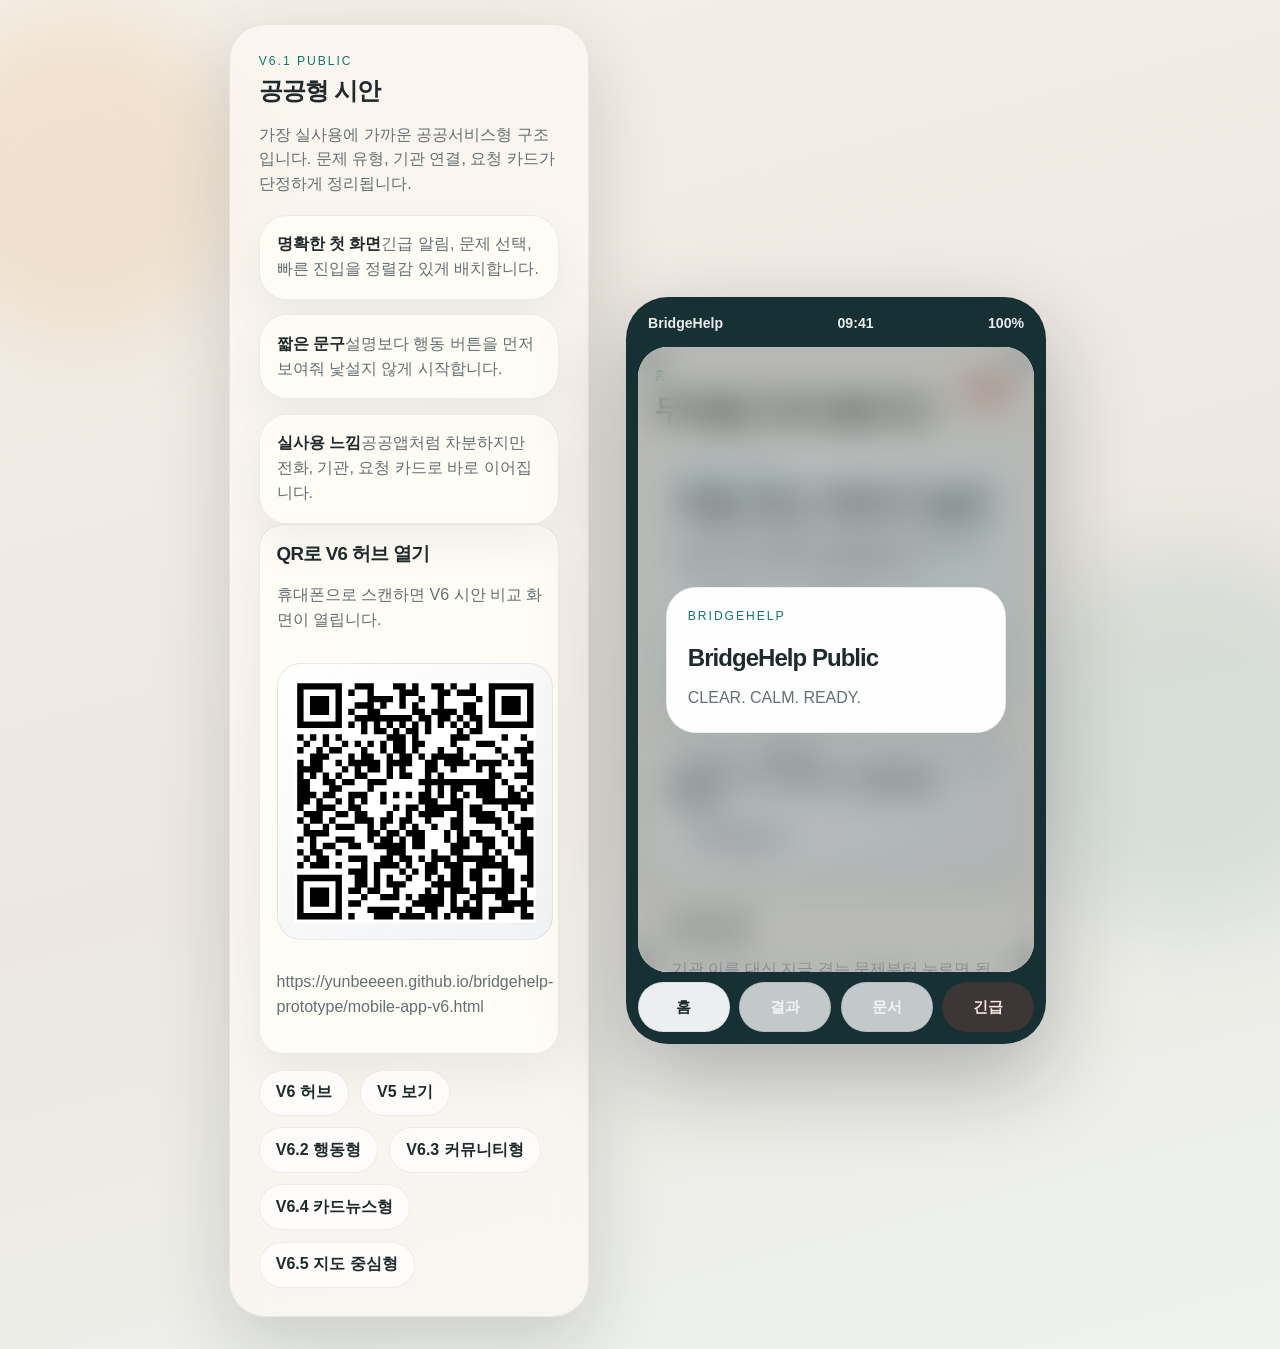
<file: mobile-app-v6-1.html>
﻿<!DOCTYPE html>
<html lang="ko">
<head>
  <meta charset="UTF-8">
  <meta name="viewport" content="width=device-width, initial-scale=1.0, viewport-fit=cover">
  <meta name="theme-color" content="#102022">
  <title>BridgeHelp V6.1 공공형</title>
  <link rel="stylesheet" href="mobile-app-v6-1.css">
</head>
<body>
  <script src="qrcode.js"></script>
  <script src="mobile-app-v6-config.js"></script>
  <script src="mobile-app-v6-data.js"></script>
  <script src="mobile-app-v6-1.js"></script>
  <script src="mobile-app-v6-core.js"></script>
</body>
</html>
</file>
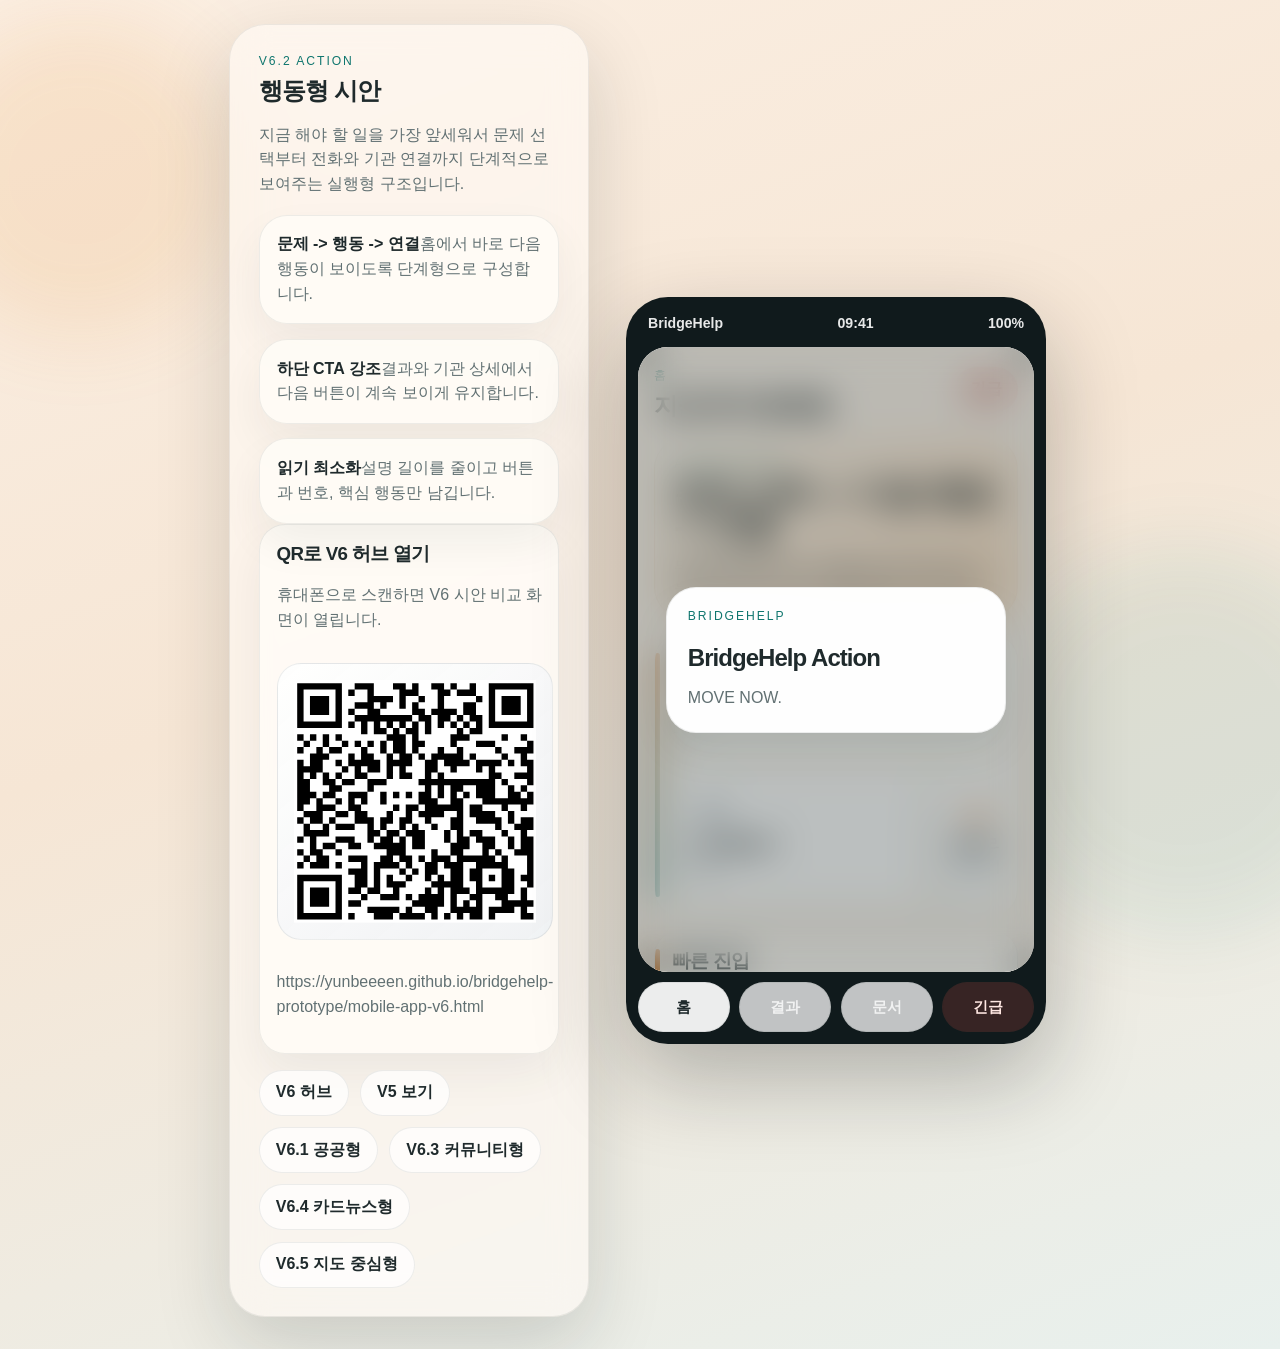
<file: mobile-app-v6-2.html>
﻿<!DOCTYPE html>
<html lang="ko">
<head>
  <meta charset="UTF-8">
  <meta name="viewport" content="width=device-width, initial-scale=1.0, viewport-fit=cover">
  <meta name="theme-color" content="#102022">
  <title>BridgeHelp V6.2 행동형</title>
  <link rel="stylesheet" href="mobile-app-v6-2.css">
</head>
<body>
  <script src="qrcode.js"></script>
  <script src="mobile-app-v6-config.js"></script>
  <script src="mobile-app-v6-data.js"></script>
  <script src="mobile-app-v6-2.js"></script>
  <script src="mobile-app-v6-core.js"></script>
</body>
</html>
</file>
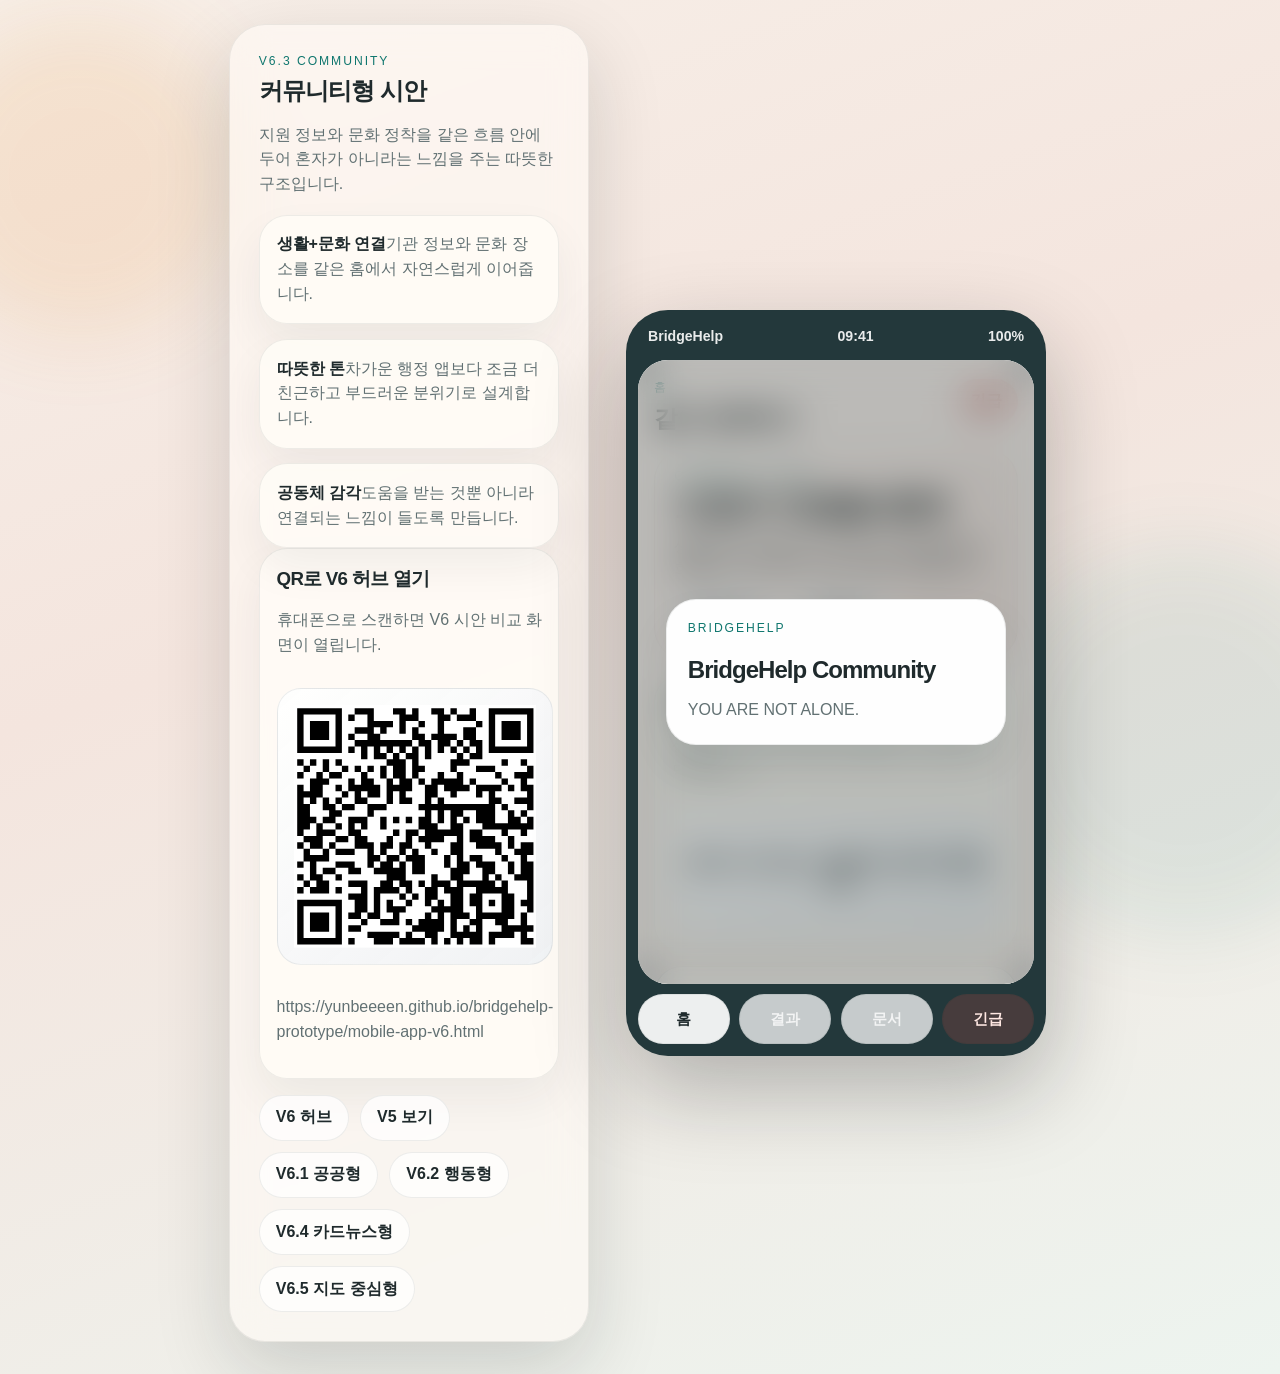
<file: mobile-app-v6-3.html>
﻿<!DOCTYPE html>
<html lang="ko">
<head>
  <meta charset="UTF-8">
  <meta name="viewport" content="width=device-width, initial-scale=1.0, viewport-fit=cover">
  <meta name="theme-color" content="#102022">
  <title>BridgeHelp V6.3 커뮤니티형</title>
  <link rel="stylesheet" href="mobile-app-v6-3.css">
</head>
<body>
  <script src="qrcode.js"></script>
  <script src="mobile-app-v6-config.js"></script>
  <script src="mobile-app-v6-data.js"></script>
  <script src="mobile-app-v6-3.js"></script>
  <script src="mobile-app-v6-core.js"></script>
</body>
</html>
</file>
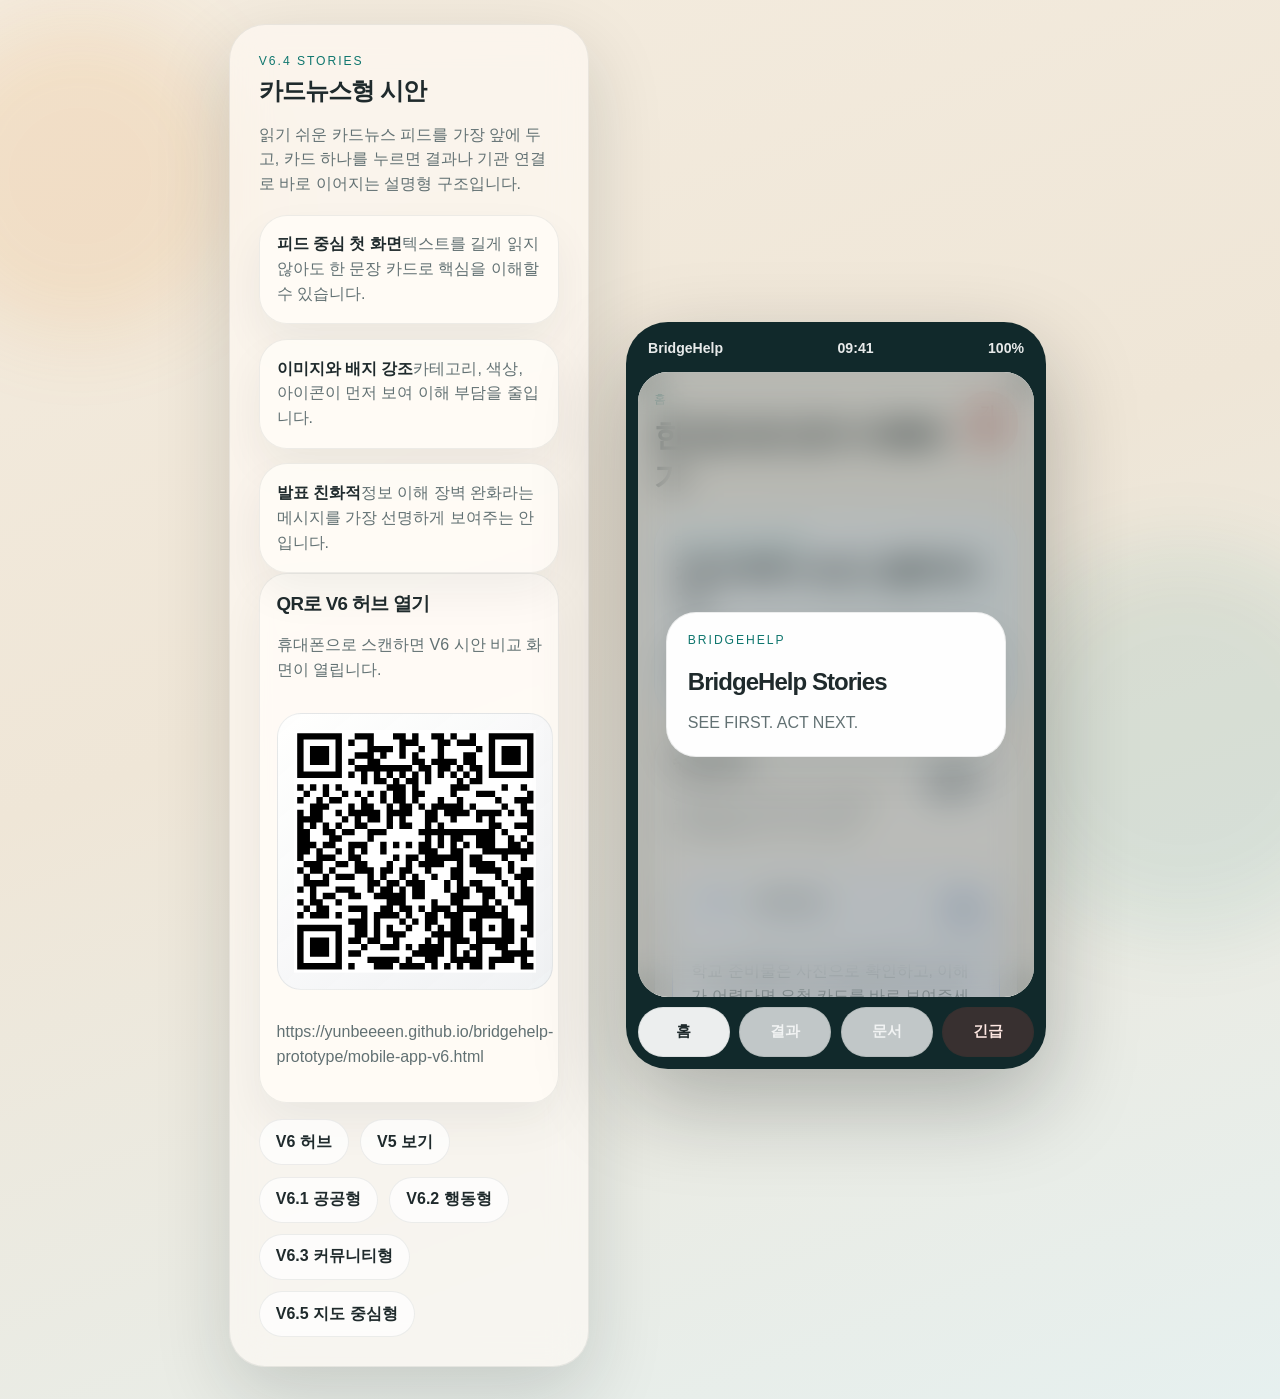
<file: mobile-app-v6-4.html>
﻿<!DOCTYPE html>
<html lang="ko">
<head>
  <meta charset="UTF-8">
  <meta name="viewport" content="width=device-width, initial-scale=1.0, viewport-fit=cover">
  <meta name="theme-color" content="#102022">
  <title>BridgeHelp V6.4 카드뉴스형</title>
  <link rel="stylesheet" href="mobile-app-v6-4.css">
</head>
<body>
  <script src="qrcode.js"></script>
  <script src="mobile-app-v6-config.js"></script>
  <script src="mobile-app-v6-data.js"></script>
  <script src="mobile-app-v6-4.js"></script>
  <script src="mobile-app-v6-core.js"></script>
</body>
</html>
</file>
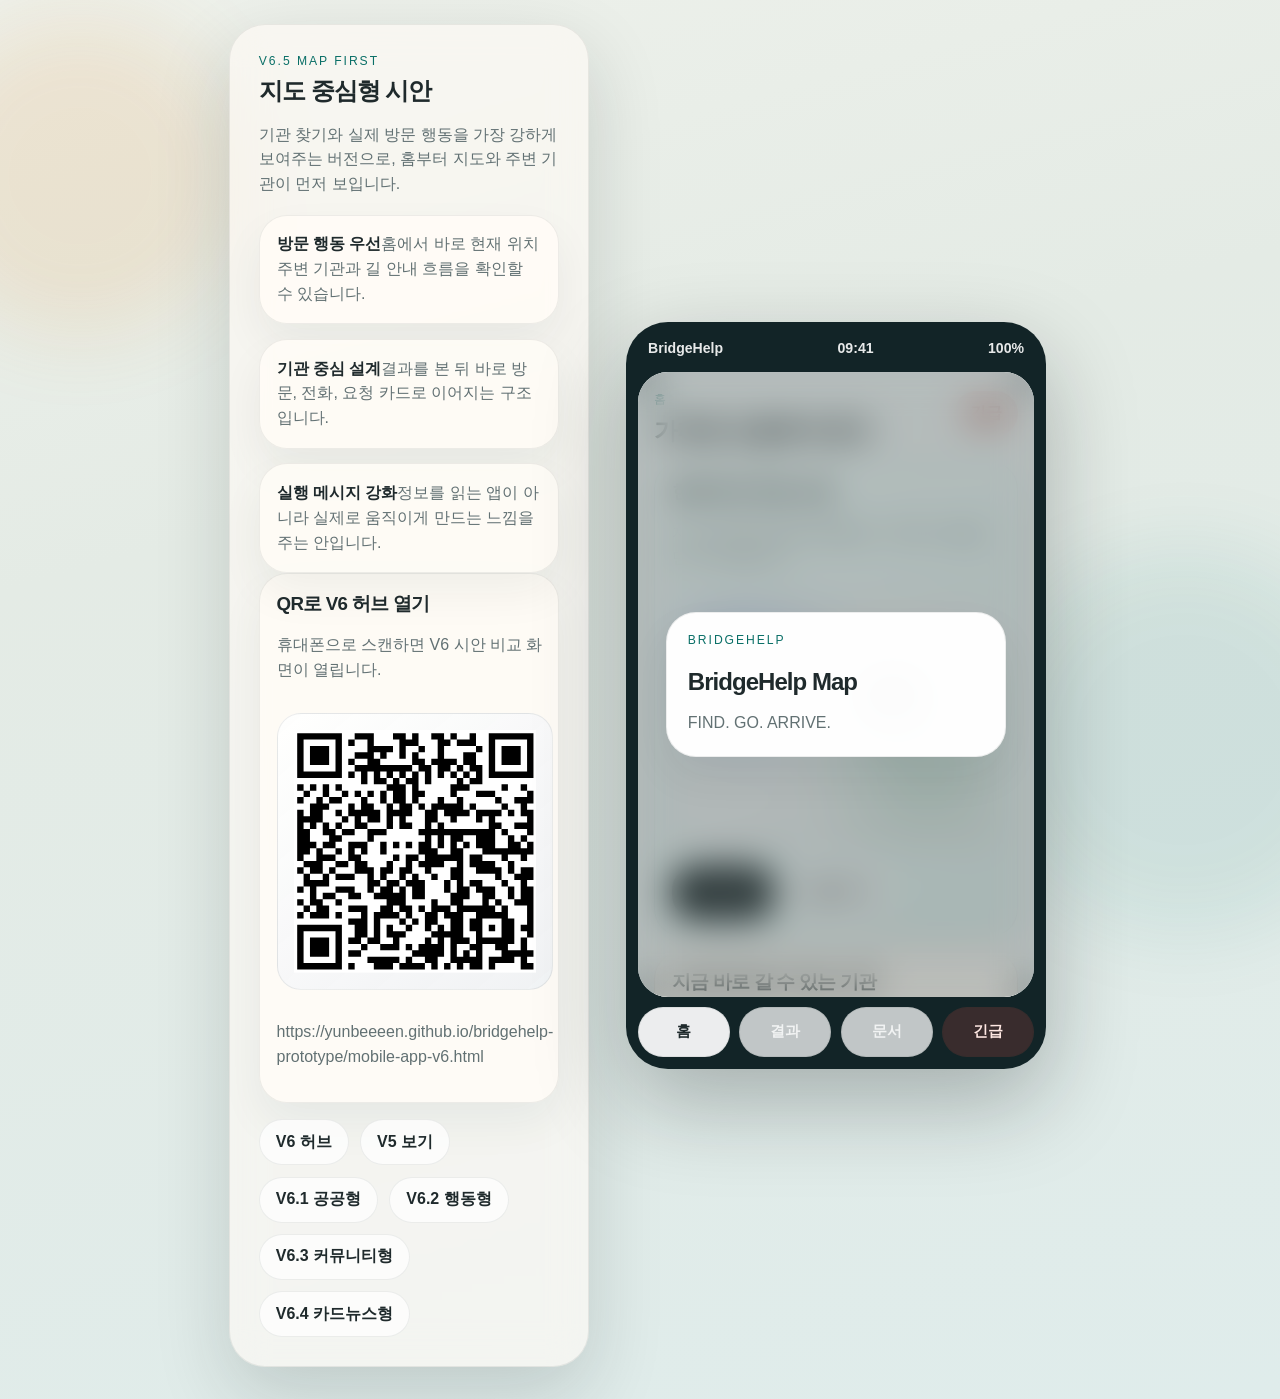
<file: mobile-app-v6-5.html>
﻿<!DOCTYPE html>
<html lang="ko">
<head>
  <meta charset="UTF-8">
  <meta name="viewport" content="width=device-width, initial-scale=1.0, viewport-fit=cover">
  <meta name="theme-color" content="#102022">
  <title>BridgeHelp V6.5 지도 중심형</title>
  <link rel="stylesheet" href="mobile-app-v6-5.css">
</head>
<body>
  <script src="qrcode.js"></script>
  <script src="mobile-app-v6-config.js"></script>
  <script src="mobile-app-v6-data.js"></script>
  <script src="mobile-app-v6-5.js"></script>
  <script src="mobile-app-v6-core.js"></script>
</body>
</html>
</file>
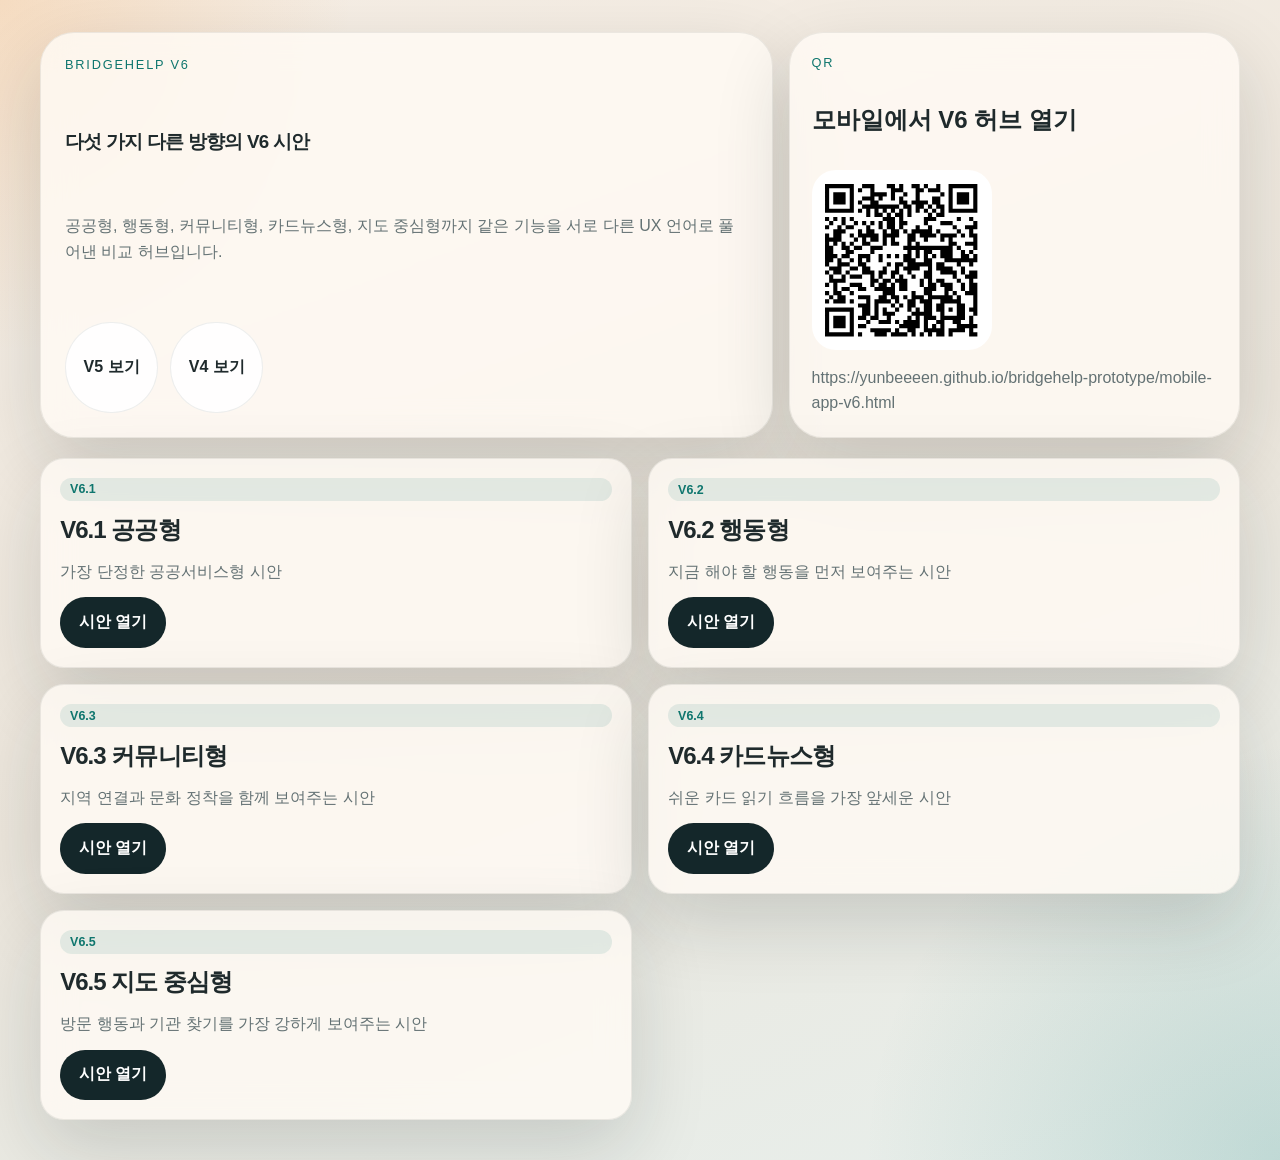
<file: mobile-app-v6.html>
﻿<!DOCTYPE html>
<html lang="ko">
<head>
  <meta charset="UTF-8">
  <meta name="viewport" content="width=device-width, initial-scale=1.0, viewport-fit=cover">
  <meta name="theme-color" content="#102022">
  <title>BridgeHelp V6 Hub</title>
  <link rel="stylesheet" href="mobile-app-v6-hub.css">
</head>
<body>
  <main>
    <section class="top-grid">
      <section class="hero">
        <p class="eyebrow">BridgeHelp V6</p>
        <h1>다섯 가지 다른 방향의 V6 시안</h1>
        <p class="copy">공공형, 행동형, 커뮤니티형, 카드뉴스형, 지도 중심형까지 같은 기능을 서로 다른 UX 언어로 풀어낸 비교 허브입니다.</p>
        <div class="mini-links">
          <a class="button secondary" href="mobile-app-v5.html">V5 보기</a>
          <a class="button secondary" href="mobile-app-v4.html">V4 보기</a>
        </div>
      </section>
      <section class="qr-card">
        <p class="eyebrow">QR</p>
        <h2>모바일에서 V6 허브 열기</h2>
        <div id="hub-qr"></div>
        <p class="copy" id="hub-qr-url"></p>
      </section>
    </section>
    <section class="version-grid" id="hub-version-grid"></section>
  </main>
  <script src="qrcode.js"></script>
  <script src="mobile-app-v6-config.js"></script>
  <script src="mobile-app-v6-hub.js"></script>
</body>
</html>
</file>
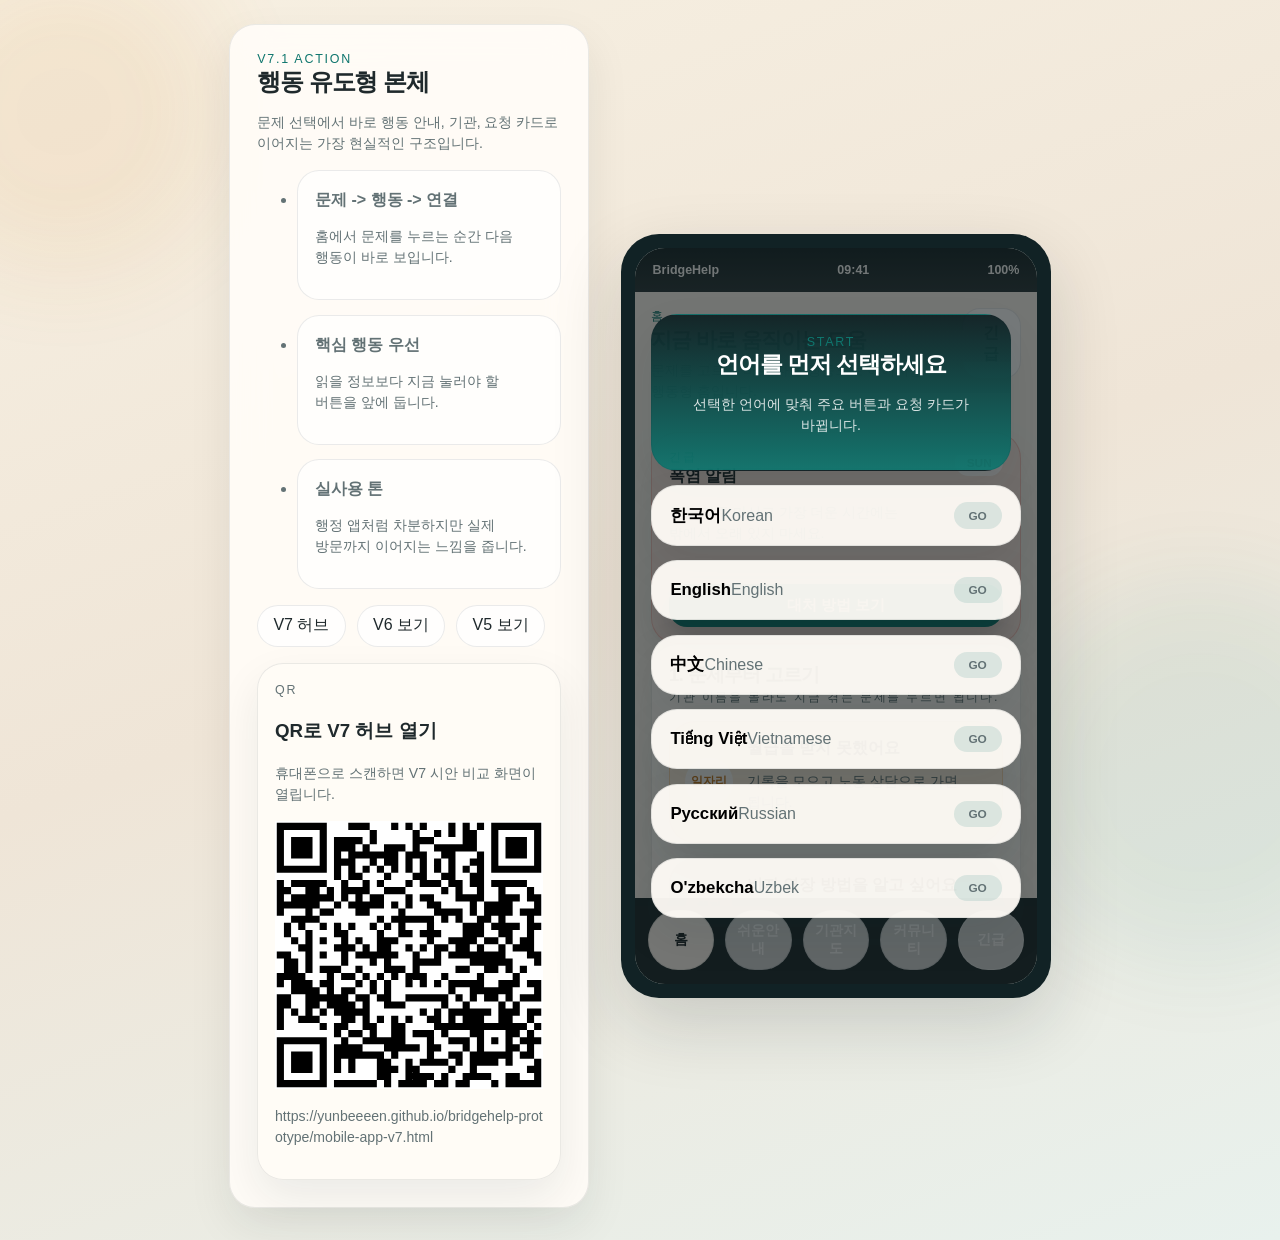
<file: mobile-app-v7-1.html>
﻿<!DOCTYPE html>
<html lang="ko">
<head>
  <meta charset="UTF-8">
  <meta name="viewport" content="width=device-width, initial-scale=1.0, viewport-fit=cover">
  <meta name="theme-color" content="#102022">
  <title>BridgeHelp V7.1 행동형</title>
  <link rel="stylesheet" href="mobile-app-v7-common.css">
  <link rel="stylesheet" href="mobile-app-v7-1.css">
</head>
<body>
  <script src="qrcode.js"></script>
  <script src="mobile-app-v7-config.js"></script>
  <script src="mobile-app-v7-data.js"></script>
  <script src="mobile-app-v7-1.js"></script>
  <script src="mobile-app-v7-core.js"></script>
</body>
</html>
</file>
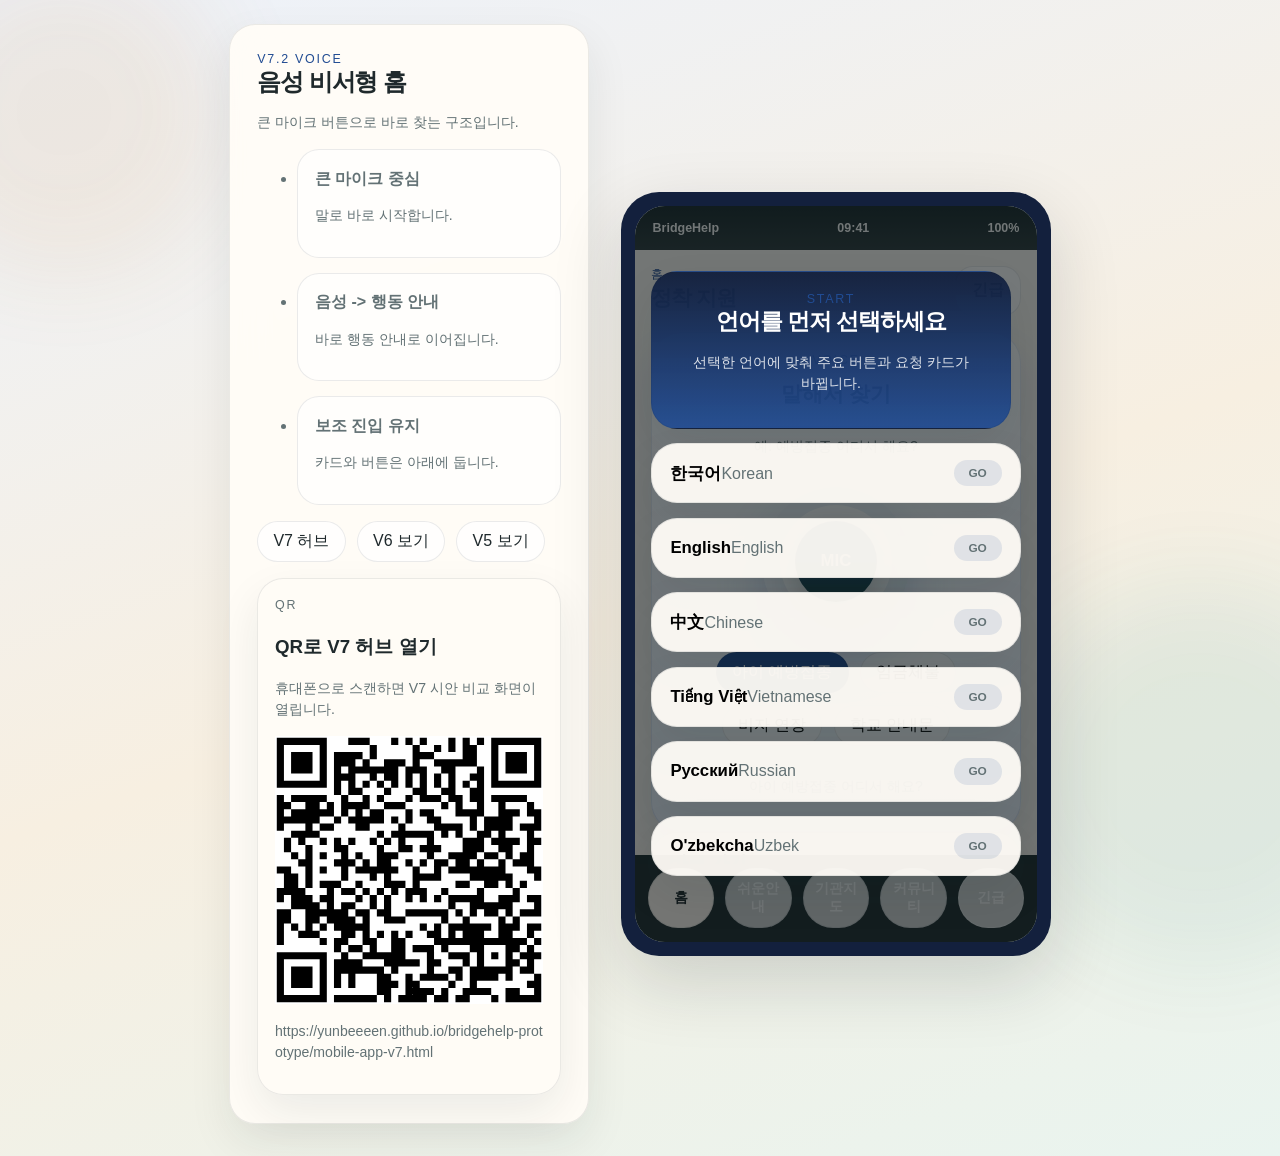
<file: mobile-app-v7-2.html>
﻿<!DOCTYPE html>
<html lang="ko">
<head>
  <meta charset="UTF-8">
  <meta name="viewport" content="width=device-width, initial-scale=1.0, viewport-fit=cover">
  <meta name="theme-color" content="#102022">
  <title>BridgeHelp V7.2 음성형</title>
  <link rel="stylesheet" href="mobile-app-v7-common.css">
  <link rel="stylesheet" href="mobile-app-v7-2.css">
</head>
<body>
  <script src="qrcode.js"></script>
  <script src="mobile-app-v7-config.js"></script>
  <script src="mobile-app-v7-data.js"></script>
  <script src="mobile-app-v7-2.js"></script>
  <script src="mobile-app-v7-core.js"></script>
</body>
</html>
</file>
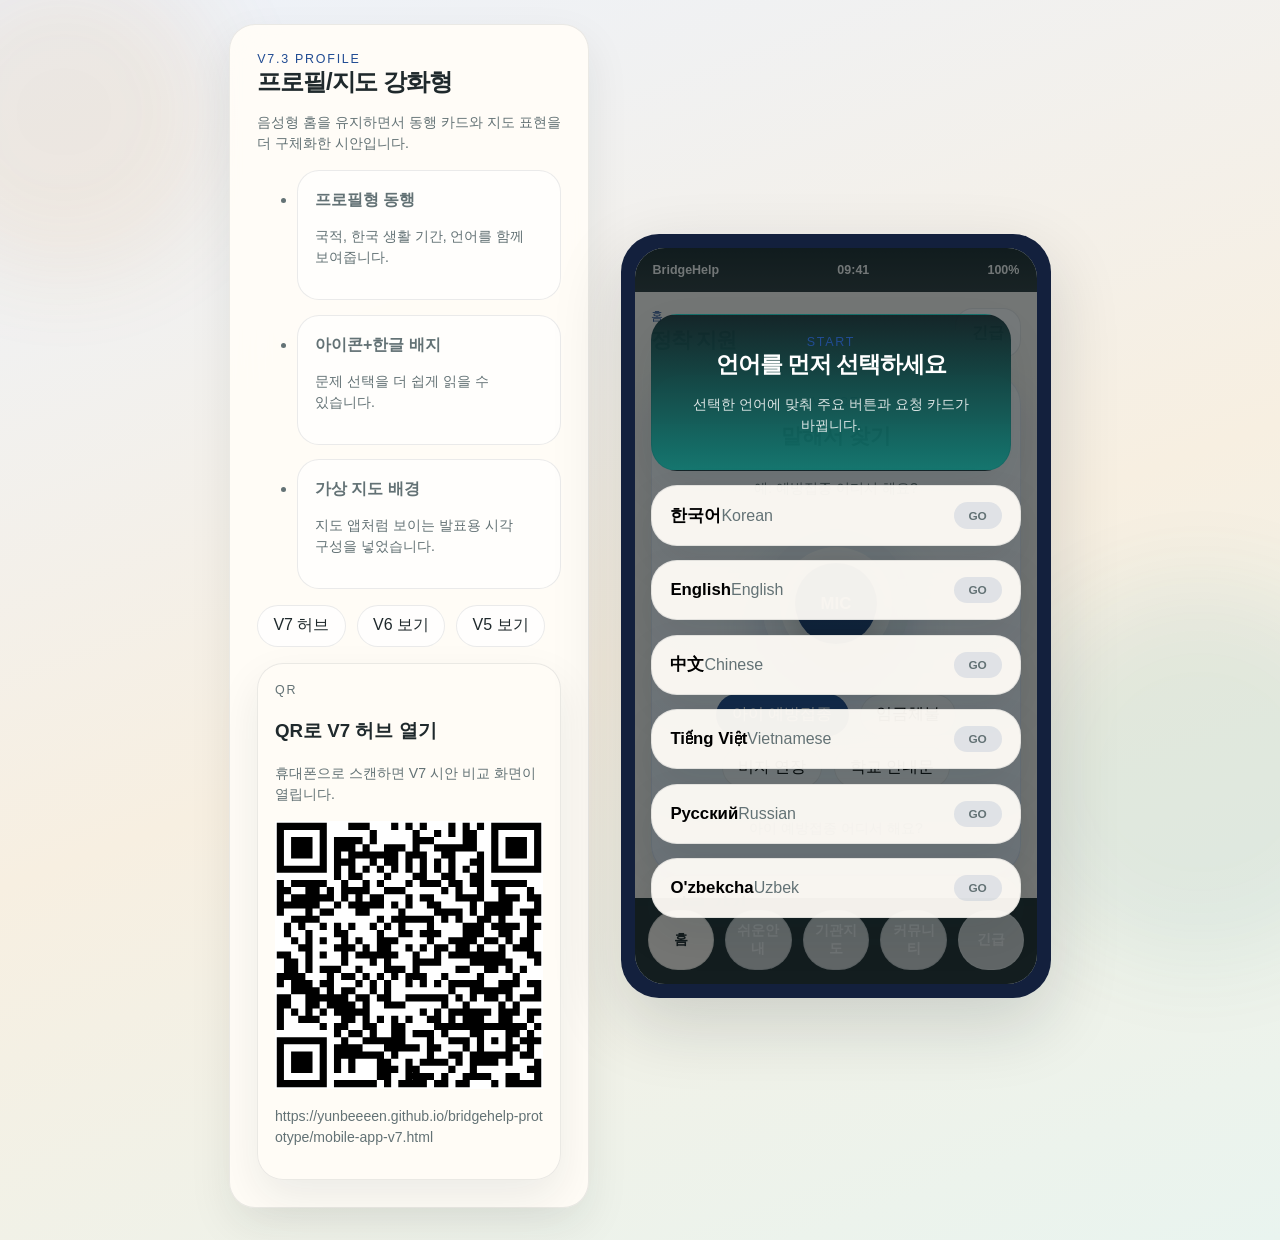
<file: mobile-app-v7-3.html>
<!DOCTYPE html>
<html lang="ko">
<head>
  <meta charset="UTF-8">
  <meta name="viewport" content="width=device-width, initial-scale=1.0, viewport-fit=cover">
  <meta name="theme-color" content="#14312d">
  <title>BridgeHelp V7.3 프로필/지도 강화형</title>
  <link rel="stylesheet" href="mobile-app-v7-common.css">
  <link rel="stylesheet" href="mobile-app-v7-3.css">
</head>
<body>
  <script src="qrcode.js"></script>
  <script src="mobile-app-v7-config.js"></script>
  <script src="mobile-app-v7-data.js"></script>
  <script src="mobile-app-v7-3.js"></script>
  <script src="mobile-app-v7-core.js"></script>
</body>
</html>
</file>
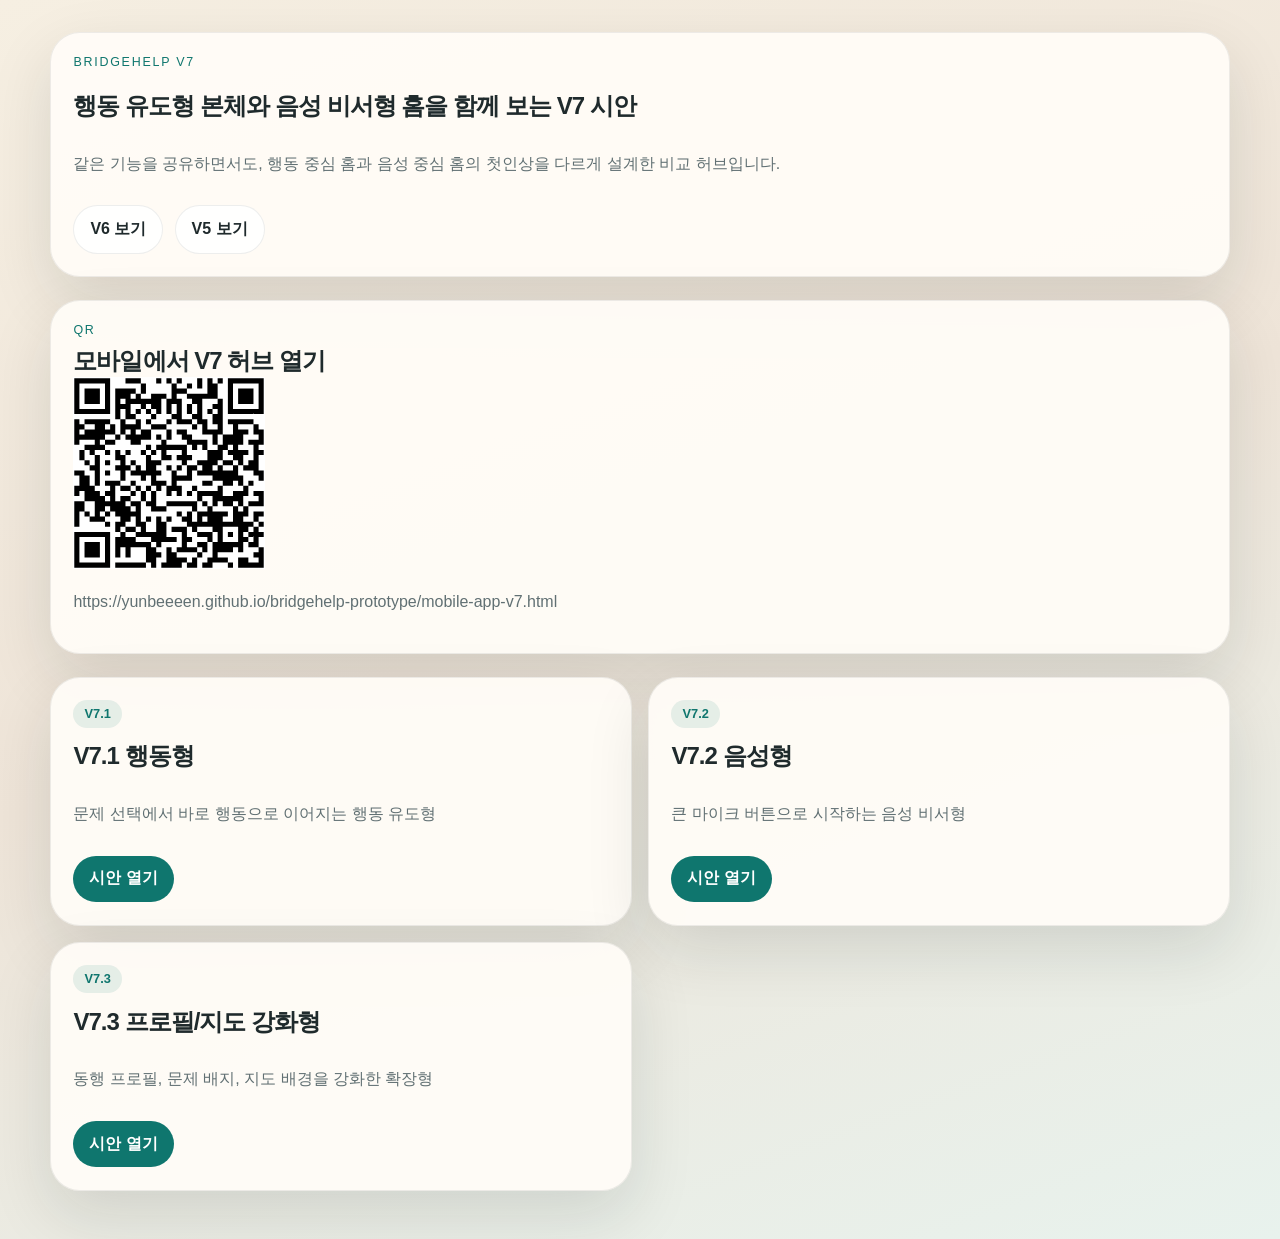
<file: mobile-app-v7.html>
﻿<!DOCTYPE html>
<html lang="ko">
<head>
  <meta charset="UTF-8">
  <meta name="viewport" content="width=device-width, initial-scale=1.0, viewport-fit=cover">
  <meta name="theme-color" content="#102022">
  <title>BridgeHelp V7 Hub</title>
  <link rel="stylesheet" href="mobile-app-v7-hub.css">
</head>
<body>
  <main class="hub-layout">
    <section class="hub-hero">
      <p class="eyebrow">BridgeHelp V7</p>
      <h1>행동 유도형 본체와 음성 비서형 홈을 함께 보는 V7 시안</h1>
      <p class="copy">같은 기능을 공유하면서도, 행동 중심 홈과 음성 중심 홈의 첫인상을 다르게 설계한 비교 허브입니다.</p>
      <div class="hub-links">
        <a class="button secondary" href="mobile-app-v6.html">V6 보기</a>
        <a class="button secondary" href="mobile-app-v5.html">V5 보기</a>
      </div>
    </section>
    <section class="hub-qr-card">
      <p class="eyebrow">QR</p>
      <h2>모바일에서 V7 허브 열기</h2>
      <div id="hub-qr"></div>
      <p class="copy" id="hub-qr-url"></p>
    </section>
    <section class="hub-grid" id="hub-version-grid"></section>
  </main>
  <script src="qrcode.js"></script>
  <script src="mobile-app-v7-config.js"></script>
  <script src="mobile-app-v7-hub.js"></script>
</body>
</html>
</file>
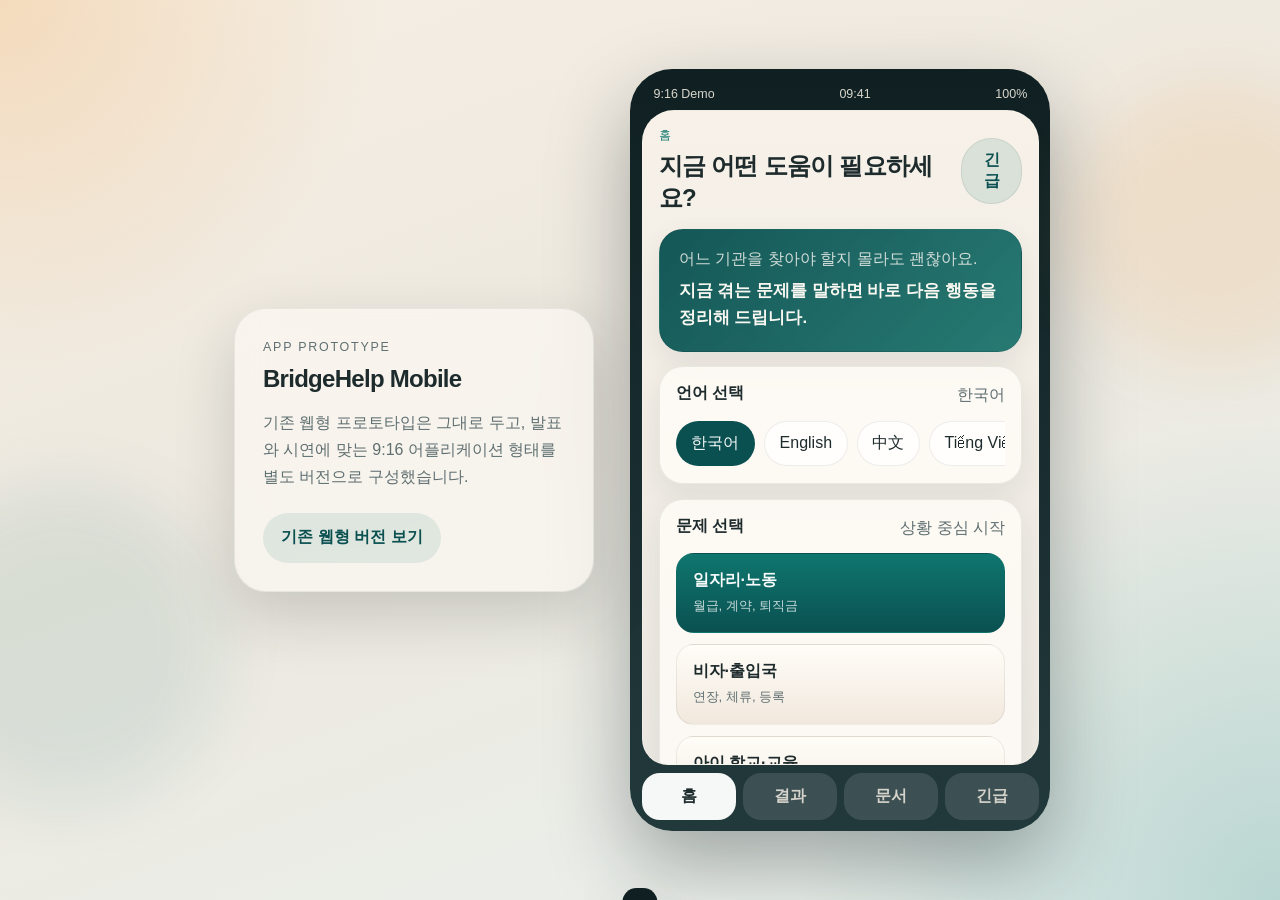
<file: mobile-app.html>
<!DOCTYPE html>
<html lang="ko">
<head>
  <meta charset="UTF-8">
  <meta name="viewport" content="width=device-width, initial-scale=1.0">
  <title>BridgeHelp Mobile Prototype</title>
  <link rel="stylesheet" href="mobile-app.css">
</head>
<body>
  <div class="backdrop glow-a"></div>
  <div class="backdrop glow-b"></div>

  <main class="mobile-stage">
    <aside class="intro-panel">
      <p class="eyebrow">App Prototype</p>
      <h1>BridgeHelp Mobile</h1>
      <p>
        기존 웹형 프로토타입은 그대로 두고, 발표와 시연에 맞는 9:16 어플리케이션 형태를 별도 버전으로 구성했습니다.
      </p>
      <a class="desktop-link" href="index.html">기존 웹형 버전 보기</a>
    </aside>

    <section class="phone-shell" aria-label="9대16 모바일 앱 화면">
      <div class="phone-frame">
        <div class="status-bar">
          <span>9:16 Demo</span>
          <span>09:41</span>
          <span>100%</span>
        </div>

        <div class="app-surface">
          <section class="app-screen active" id="app-home">
            <header class="app-header">
              <div>
                <p class="screen-tag">홈</p>
                <h2>지금 어떤 도움이 필요하세요?</h2>
              </div>
              <button class="ghost-button" data-screen-target="app-emergency">긴급</button>
            </header>

            <div class="hero-panel">
              <p>어느 기관을 찾아야 할지 몰라도 괜찮아요.</p>
              <strong>지금 겪는 문제를 말하면 바로 다음 행동을 정리해 드립니다.</strong>
            </div>

            <section class="panel">
              <div class="panel-head">
                <h3>언어 선택</h3>
                <span id="mobile-language-label">한국어</span>
              </div>
              <div class="horizontal-chips" id="mobile-language-list">
                <button class="small-chip active" data-mobile-language="한국어">한국어</button>
                <button class="small-chip" data-mobile-language="English">English</button>
                <button class="small-chip" data-mobile-language="中文">中文</button>
                <button class="small-chip" data-mobile-language="Tiếng Việt">Tiếng Việt</button>
                <button class="small-chip" data-mobile-language="Русский">Русский</button>
                <button class="small-chip" data-mobile-language="O'zbekcha">O'zbekcha</button>
              </div>
            </section>

            <section class="panel">
              <div class="panel-head">
                <h3>문제 선택</h3>
                <span>상황 중심 시작</span>
              </div>
              <div class="category-stack" id="mobile-category-list">
                <button class="category-card active" data-mobile-category="work">
                  <span>일자리·노동</span>
                  <small>월급, 계약, 퇴직금</small>
                </button>
                <button class="category-card" data-mobile-category="visa">
                  <span>비자·출입국</span>
                  <small>연장, 체류, 등록</small>
                </button>
                <button class="category-card" data-mobile-category="education">
                  <span>아이 학교·교육</span>
                  <small>가정통신문, 준비물</small>
                </button>
                <button class="category-card" data-mobile-category="health">
                  <span>병원·건강</span>
                  <small>진료, 검사, 증상</small>
                </button>
                <button class="category-card" data-mobile-category="housing">
                  <span>주거·생활</span>
                  <small>주소, 계약, 신청</small>
                </button>
                <button class="category-card emergency" data-mobile-category="emergency">
                  <span>긴급 도움</span>
                  <small>위험, 폭력, 응급</small>
                </button>
              </div>
            </section>

            <section class="panel composer-panel">
              <label class="composer-label" for="mobile-question">
                자유 질문 입력
              </label>
              <textarea id="mobile-question" rows="4" placeholder="예: 월급을 못 받았어요"></textarea>
              <div class="horizontal-chips" id="mobile-samples">
                <button class="small-chip suggestion-chip">월급을 못 받았어요</button>
                <button class="small-chip suggestion-chip">아이 학교 준비물이 뭔지 모르겠어요</button>
                <button class="small-chip suggestion-chip">외국인등록 연장하려면 뭐가 필요해요?</button>
              </div>
              <button class="primary-cta" id="mobile-analyze">도움 정리 보기</button>
            </section>
          </section>

          <section class="app-screen" id="app-result">
            <header class="app-header">
              <div>
                <p class="screen-tag">결과</p>
                <h2>당신에게 맞는 도움 정리</h2>
              </div>
              <button class="ghost-button" data-screen-target="app-home">수정</button>
            </header>

            <section class="summary-card">
              <span class="summary-badge">AI 요약</span>
              <h3 id="mobile-result-summary">질문을 입력하면 상황 요약이 표시됩니다.</h3>
              <p id="mobile-result-context">홈에서 문제를 입력하면 필요한 행동과 연결 기관을 정리합니다.</p>
            </section>

            <section class="panel">
              <div class="panel-head">
                <h3>지금 해야 할 일</h3>
                <span>오늘 바로 가능</span>
              </div>
              <ul class="task-list" id="mobile-action-list"></ul>
            </section>

            <section class="panel">
              <div class="panel-head">
                <h3>연결 가능한 기관</h3>
                <span>전화·운영시간·언어</span>
              </div>
              <div class="agency-stack" id="mobile-agency-list"></div>
            </section>

            <section class="panel">
              <div class="panel-head">
                <h3>추가 안내</h3>
                <span>주의사항</span>
              </div>
              <ul class="info-list" id="mobile-extra-list"></ul>
            </section>
          </section>

          <section class="app-screen" id="app-document">
            <header class="app-header">
              <div>
                <p class="screen-tag">문서</p>
                <h2>사진 찍으면 바로 이해</h2>
              </div>
              <button class="ghost-button" data-screen-target="app-result">결과</button>
            </header>

            <section class="upload-panel">
              <label class="upload-box" for="mobile-document-file">
                <input id="mobile-document-file" type="file" accept="image/*,.pdf">
                <strong>문서 사진 업로드</strong>
                <p id="mobile-file-name">학교, 병원, 출입국, 주민센터 문서를 올릴 수 있어요.</p>
              </label>
            </section>

            <section class="panel">
              <div class="panel-head">
                <h3>문서 종류 선택</h3>
                <span>샘플 시연</span>
              </div>
              <div class="horizontal-chips" id="mobile-document-samples">
                <button class="small-chip active" data-mobile-document="school">학교</button>
                <button class="small-chip" data-mobile-document="hospital">병원</button>
                <button class="small-chip" data-mobile-document="immigration">출입국</button>
                <button class="small-chip" data-mobile-document="community">주민센터</button>
              </div>
              <button class="primary-cta secondary-tone" id="mobile-document-analyze">문서 해석 시작</button>
            </section>

            <section class="panel">
              <div class="panel-head">
                <h3>원문 요약</h3>
                <span>핵심 내용</span>
              </div>
              <p class="text-block" id="mobile-document-summary"></p>
            </section>

            <section class="panel">
              <div class="panel-head">
                <h3>쉬운 말 설명</h3>
                <span>쉽게 이해</span>
              </div>
              <p class="text-block" id="mobile-document-simple"></p>
            </section>

            <section class="panel">
              <div class="panel-head">
                <h3>해야 할 일</h3>
                <span>기한·준비물</span>
              </div>
              <ul class="task-list" id="mobile-document-actions"></ul>
            </section>
          </section>

          <section class="app-screen" id="app-emergency">
            <header class="app-header">
              <div>
                <p class="screen-tag emergency-tag">긴급</p>
                <h2>지금 바로 도움받기</h2>
              </div>
              <button class="danger-button" id="mobile-quick-exit">빠른 종료</button>
            </header>

            <section class="panel emergency-panel">
              <div class="panel-head">
                <h3>즉시 연결</h3>
                <span>검색보다 빠르게</span>
              </div>
              <div class="emergency-grid">
                <a class="emergency-action primary-emergency" href="tel:112">긴급 전화</a>
                <button class="emergency-action">다국어 상담</button>
                <button class="emergency-action">법률 지원</button>
                <button class="emergency-action">노동 상담</button>
                <button class="emergency-action">응급실 찾기</button>
                <button class="emergency-action">보호기관 찾기</button>
              </div>
            </section>

            <section class="panel">
              <div class="panel-head">
                <h3>바로 보여줄 문장</h3>
                <span>터치하면 복사</span>
              </div>
              <div class="phrase-stack" id="mobile-phrase-list">
                <button class="phrase-card">통역이 필요합니다.</button>
                <button class="phrase-card">도움이 필요합니다.</button>
                <button class="phrase-card">임금을 받지 못했습니다.</button>
                <button class="phrase-card">지금 위험한 상황입니다.</button>
              </div>
            </section>

            <section class="panel">
              <div class="panel-head">
                <h3>빠른 기능</h3>
                <span>즉시 공유</span>
              </div>
              <div class="horizontal-chips">
                <button class="small-chip utility-chip">최근 위치 공유</button>
                <button class="small-chip utility-chip">즐겨찾기 기관</button>
              </div>
            </section>
          </section>
        </div>

        <nav class="bottom-nav" aria-label="앱 하단 탭">
          <button class="tab-button active" data-screen-target="app-home">홈</button>
          <button class="tab-button" data-screen-target="app-result">결과</button>
          <button class="tab-button" data-screen-target="app-document">문서</button>
          <button class="tab-button emergency-tab" data-screen-target="app-emergency">긴급</button>
        </nav>
      </div>
    </section>
  </main>

  <div class="privacy-screen hidden" id="mobile-privacy-screen">
    <div class="privacy-card">
      <p class="eyebrow">Safe Mode</p>
      <h2>일반 화면으로 전환되었습니다.</h2>
      <p>시연 중 빠르게 화면을 감출 수 있도록 만든 기능입니다.</p>
      <button class="primary-cta" id="mobile-return-app">앱으로 돌아가기</button>
    </div>
  </div>

  <div class="mobile-toast" id="mobile-toast" aria-live="polite"></div>

  <script src="mobile-app.js"></script>
</body>
</html>
</file>
<file: styles.css>
:root {
  --bg: #f5efe4;
  --surface: rgba(255, 252, 247, 0.84);
  --surface-strong: #fffaf1;
  --ink: #1f2a2c;
  --muted: #526062;
  --line: rgba(31, 42, 44, 0.1);
  --teal: #0f766e;
  --teal-deep: #0a4f52;
  --orange: #ef7d32;
  --yellow: #f2c14e;
  --red: #cc5039;
  --shadow: 0 24px 50px rgba(22, 36, 37, 0.12);
  --radius-xl: 28px;
  --radius-lg: 22px;
  --radius-md: 16px;
}

* {
  box-sizing: border-box;
}

html {
  scroll-behavior: smooth;
}

body {
  margin: 0;
  min-height: 100vh;
  font-family: "Segoe UI Variable", "Noto Sans KR", "Malgun Gothic", sans-serif;
  color: var(--ink);
  background:
    radial-gradient(circle at top left, rgba(242, 193, 78, 0.25), transparent 24rem),
    radial-gradient(circle at bottom right, rgba(15, 118, 110, 0.18), transparent 32rem),
    linear-gradient(160deg, #f6f0e7 0%, #f3eee4 40%, #e9f0ea 100%);
  overflow-x: hidden;
}

button,
input,
textarea {
  font: inherit;
}

button {
  border: 0;
  cursor: pointer;
}

a {
  color: inherit;
  text-decoration: none;
}

.ambient {
  position: fixed;
  inset: auto;
  border-radius: 999px;
  filter: blur(20px);
  opacity: 0.42;
  pointer-events: none;
}

.ambient-a {
  top: 6rem;
  right: -4rem;
  width: 18rem;
  height: 18rem;
  background: rgba(239, 125, 50, 0.25);
}

.ambient-b {
  bottom: 10rem;
  left: -4rem;
  width: 20rem;
  height: 20rem;
  background: rgba(15, 118, 110, 0.18);
}

.app-shell {
  width: min(1200px, calc(100% - 2rem));
  margin: 1rem auto 3rem;
  padding: 1rem 0 2rem;
}

.topbar,
.hero-card,
.summary-banner,
.info-card,
.upload-card,
.document-result,
.emergency-panel,
.phrase-panel,
.safe-card,
.highlight-card {
  backdrop-filter: blur(18px);
  background: var(--surface);
  border: 1px solid var(--line);
  box-shadow: var(--shadow);
}

.topbar {
  display: flex;
  justify-content: space-between;
  align-items: center;
  gap: 1rem;
  padding: 1.25rem 1.5rem;
  border-radius: var(--radius-xl);
  margin-bottom: 1.25rem;
}

.topbar h1,
.hero-copy h2,
.screen-header h2,
.safe-card h2 {
  margin: 0;
  font-family: "Bahnschrift", "Segoe UI Variable", "Noto Sans KR", sans-serif;
  letter-spacing: -0.03em;
}

.eyebrow,
.section-label,
.summary-label,
.highlight-kicker {
  margin: 0 0 0.35rem;
  font-size: 0.82rem;
  text-transform: uppercase;
  letter-spacing: 0.14em;
  color: var(--teal);
}

.screen-nav {
  display: flex;
  flex-wrap: wrap;
  gap: 0.6rem;
}

.nav-pill,
.chip,
.sample-chip,
.secondary-button {
  background: rgba(255, 255, 255, 0.68);
  color: var(--ink);
  border: 1px solid rgba(31, 42, 44, 0.08);
  transition: transform 180ms ease, background 180ms ease, border-color 180ms ease;
}

.nav-pill,
.chip,
.sample-chip {
  padding: 0.72rem 1rem;
  border-radius: 999px;
}

.nav-pill.active,
.chip.active,
.sample-chip.active {
  background: var(--teal-deep);
  color: #f7fbfb;
  border-color: transparent;
}

.nav-pill.urgent {
  color: var(--red);
}

.screen {
  display: none;
  animation: rise 420ms ease;
}

.screen.active {
  display: block;
}

.hero-card {
  display: grid;
  grid-template-columns: 1.1fr 0.9fr;
  gap: 1rem;
  padding: 1.1rem;
  border-radius: var(--radius-xl);
}

.hero-copy,
.input-card,
.upload-card,
.document-result,
.emergency-panel,
.phrase-panel {
  border-radius: var(--radius-lg);
}

.hero-copy {
  padding: 1.6rem;
  background:
    linear-gradient(135deg, rgba(10, 79, 82, 0.98), rgba(17, 108, 101, 0.92)),
    linear-gradient(45deg, rgba(242, 193, 78, 0.14), transparent);
  color: #f6fbfb;
  position: relative;
  overflow: hidden;
}

.hero-copy::after {
  content: "";
  position: absolute;
  right: -3rem;
  bottom: -4rem;
  width: 14rem;
  height: 14rem;
  border-radius: 50%;
  background: rgba(242, 193, 78, 0.16);
}

.hero-copy .section-label,
.hero-copy .eyebrow {
  color: rgba(255, 250, 241, 0.76);
}

.lead {
  max-width: 36rem;
  font-size: 1.05rem;
  line-height: 1.7;
  color: rgba(246, 251, 251, 0.9);
}

.language-panel {
  margin-top: 2rem;
}

.panel-heading,
.screen-header {
  display: flex;
  justify-content: space-between;
  align-items: flex-start;
  gap: 1rem;
}

.panel-heading h3,
.screen-header h2 {
  margin: 0;
}

.panel-heading span,
.screen-header p,
.summary-banner p,
.highlight-card p,
.upload-zone p,
.document-card p,
.safe-card p {
  color: var(--muted);
  line-height: 1.6;
}

.language-list,
.sample-list,
.document-samples,
.phrase-list,
.save-actions,
.cta-row,
.safety-tools {
  display: flex;
  flex-wrap: wrap;
  gap: 0.75rem;
}

.input-card {
  padding: 1.4rem;
  background: rgba(255, 250, 241, 0.96);
}

.category-grid {
  display: grid;
  grid-template-columns: repeat(2, minmax(0, 1fr));
  gap: 0.8rem;
  margin: 1rem 0 1.2rem;
}

.category-button,
.primary-button,
.quick-exit,
.emergency-button,
.phrase-button {
  transition: transform 180ms ease, filter 180ms ease, background 180ms ease;
}

.category-button {
  padding: 1rem 1.1rem;
  border-radius: var(--radius-md);
  background: linear-gradient(180deg, #fffdf8 0%, #f3eadf 100%);
  border: 1px solid rgba(31, 42, 44, 0.08);
  text-align: left;
  font-weight: 700;
}

.category-button.active {
  background: linear-gradient(180deg, #0f766e 0%, #0a4f52 100%);
  color: #f7fbfb;
  border-color: transparent;
}

.category-button.urgent {
  background: linear-gradient(180deg, #fff3ef 0%, #ffd9ca 100%);
  color: #7a2417;
}

.category-button.urgent.active {
  background: linear-gradient(180deg, #cc5039 0%, #9e3525 100%);
  color: #fff4ef;
}

.question-box {
  display: grid;
  gap: 0.6rem;
  margin-bottom: 1rem;
  font-weight: 700;
}

textarea {
  width: 100%;
  padding: 1rem 1.1rem;
  border-radius: var(--radius-md);
  border: 1px solid rgba(31, 42, 44, 0.12);
  resize: vertical;
  background: rgba(255, 255, 255, 0.8);
  color: var(--ink);
}

.primary-button,
.quick-exit {
  padding: 0.95rem 1.3rem;
  border-radius: 999px;
  background: linear-gradient(135deg, var(--orange), #f39d46);
  color: #fffaf1;
  font-weight: 700;
}

.secondary-button {
  padding: 0.95rem 1.2rem;
  border-radius: 999px;
  font-weight: 700;
}

.highlight-strip,
.results-grid,
.document-layout,
.emergency-layout {
  display: grid;
  gap: 1rem;
  margin-top: 1rem;
}

.highlight-strip {
  grid-template-columns: repeat(3, minmax(0, 1fr));
}

.highlight-card {
  padding: 1.2rem;
  border-radius: var(--radius-lg);
}

.highlight-card strong {
  display: block;
  margin-bottom: 0.4rem;
  font-size: 1.08rem;
}

.screen-header {
  margin: 0.4rem 0 1rem;
  align-items: center;
}

.summary-banner {
  padding: 1.4rem 1.5rem;
  border-radius: var(--radius-xl);
}

.summary-banner h3 {
  margin: 0 0 0.6rem;
  font-size: clamp(1.4rem, 3vw, 2rem);
}

.results-grid {
  grid-template-columns: repeat(3, minmax(0, 1fr));
}

.info-card {
  padding: 1.35rem;
  border-radius: var(--radius-lg);
}

.check-list,
.guide-list {
  margin: 1rem 0 0;
  padding: 0;
  list-style: none;
}

.check-list li,
.guide-list li {
  display: flex;
  gap: 0.85rem;
  padding: 0.85rem 0;
  border-bottom: 1px solid rgba(31, 42, 44, 0.08);
  line-height: 1.5;
}

.check-list li::before,
.guide-list li::before {
  flex: none;
  width: 1.7rem;
  height: 1.7rem;
  display: inline-grid;
  place-items: center;
  border-radius: 50%;
  background: rgba(15, 118, 110, 0.12);
  color: var(--teal);
  font-weight: 700;
}

.check-list li::before {
  content: "1";
}

.guide-list li::before {
  content: "i";
}

.check-list li:nth-child(2)::before {
  content: "2";
}

.check-list li:nth-child(3)::before {
  content: "3";
}

.check-list li:nth-child(4)::before {
  content: "4";
}

.agency-list {
  display: grid;
  gap: 0.8rem;
  margin-top: 1rem;
}

.agency-card {
  padding: 1rem;
  border-radius: var(--radius-md);
  background: rgba(255, 255, 255, 0.74);
  border: 1px solid rgba(31, 42, 44, 0.08);
}

.agency-card h4,
.agency-card p {
  margin: 0;
}

.agency-card p {
  margin-top: 0.4rem;
  color: var(--muted);
  line-height: 1.5;
}

.agency-meta,
.agency-actions {
  display: flex;
  flex-wrap: wrap;
  gap: 0.55rem;
  margin-top: 0.75rem;
}

.mini-tag,
.mini-action {
  padding: 0.5rem 0.75rem;
  border-radius: 999px;
  background: rgba(15, 118, 110, 0.08);
  color: var(--teal-deep);
  font-size: 0.92rem;
}

.mini-action {
  background: rgba(239, 125, 50, 0.14);
}

.document-layout,
.emergency-layout {
  grid-template-columns: 0.9fr 1.1fr;
}

.upload-card,
.document-result,
.emergency-panel,
.phrase-panel {
  padding: 1.35rem;
}

.upload-zone {
  display: grid;
  place-items: center;
  gap: 0.45rem;
  min-height: 14rem;
  margin: 1rem 0;
  padding: 1.2rem;
  text-align: center;
  border: 2px dashed rgba(15, 118, 110, 0.28);
  border-radius: var(--radius-lg);
  background:
    linear-gradient(180deg, rgba(15, 118, 110, 0.04), rgba(255, 255, 255, 0.64)),
    linear-gradient(45deg, rgba(242, 193, 78, 0.08), transparent);
}

.upload-zone input {
  display: none;
}

.result-stack {
  display: grid;
  gap: 1rem;
}

.document-card {
  background: rgba(255, 250, 241, 0.9);
}

.emergency-grid {
  display: grid;
  grid-template-columns: repeat(2, minmax(0, 1fr));
  gap: 0.9rem;
  margin-top: 1rem;
}

.emergency-button,
.phrase-button {
  min-height: 5.1rem;
  padding: 1rem;
  border-radius: var(--radius-md);
  background: linear-gradient(180deg, #fff7f3 0%, #ffe1d1 100%);
  color: #752312;
  font-weight: 700;
  text-align: left;
}

.emergency-button:first-child {
  background: linear-gradient(180deg, #ffede5 0%, #ffc8b2 100%);
}

.phrase-button {
  min-height: auto;
  background: rgba(255, 255, 255, 0.78);
  color: var(--ink);
}

.quick-exit {
  background: linear-gradient(135deg, #a62d1f, #d7553d);
}

.safe-screen {
  position: fixed;
  inset: 0;
  display: grid;
  place-items: center;
  padding: 1.5rem;
  background: rgba(236, 240, 235, 0.95);
  z-index: 20;
}

.safe-screen.hidden {
  display: none;
}

.safe-card {
  width: min(32rem, 100%);
  padding: 2rem;
  border-radius: var(--radius-xl);
  text-align: center;
  background: rgba(255, 253, 249, 0.95);
}

.toast {
  position: fixed;
  left: 50%;
  bottom: 1.4rem;
  transform: translateX(-50%) translateY(140%);
  padding: 0.9rem 1.2rem;
  border-radius: 999px;
  background: #122729;
  color: #f5efe4;
  box-shadow: var(--shadow);
  transition: transform 220ms ease;
  z-index: 30;
}

.toast.show {
  transform: translateX(-50%) translateY(0);
}

.nav-pill:hover,
.chip:hover,
.sample-chip:hover,
.category-button:hover,
.primary-button:hover,
.secondary-button:hover,
.quick-exit:hover,
.emergency-button:hover,
.phrase-button:hover {
  transform: translateY(-2px);
  filter: saturate(1.04);
}

@keyframes rise {
  from {
    opacity: 0;
    transform: translateY(10px);
  }
  to {
    opacity: 1;
    transform: translateY(0);
  }
}

@media (max-width: 1024px) {
  .hero-card,
  .results-grid,
  .document-layout,
  .emergency-layout,
  .highlight-strip {
    grid-template-columns: 1fr;
  }
}

@media (max-width: 720px) {
  .app-shell {
    width: min(100% - 1rem, 100%);
  }

  .topbar,
  .screen-header,
  .panel-heading {
    flex-direction: column;
    align-items: stretch;
  }

  .category-grid,
  .emergency-grid {
    grid-template-columns: 1fr;
  }

  .hero-copy,
  .input-card,
  .info-card,
  .upload-card,
  .document-result,
  .emergency-panel,
  .phrase-panel {
    padding: 1.1rem;
  }

  .summary-banner h3 {
    font-size: 1.35rem;
  }
}
</file>
<file: mobile-app-v2.css>
:root {
  --bg: #f5efe5;
  --surface: rgba(255, 251, 245, 0.82);
  --surface-strong: rgba(255, 253, 248, 0.96);
  --ink: #1d2a2c;
  --muted: #5d6b6d;
  --line: rgba(29, 42, 44, 0.08);
  --teal: #0f766e;
  --teal-deep: #0a5051;
  --teal-soft: rgba(15, 118, 110, 0.1);
  --orange: #ef9c41;
  --orange-deep: #d97b1c;
  --coral: #d75b41;
  --coral-soft: rgba(215, 91, 65, 0.12);
  --shadow: 0 30px 80px rgba(24, 38, 40, 0.16);
  --radius-xl: 34px;
  --radius-lg: 24px;
  --radius-md: 18px;
}

* {
  box-sizing: border-box;
}

html,
body {
  margin: 0;
  min-height: 100%;
}

body {
  font-family: "Segoe UI Variable", "Noto Sans KR", "Malgun Gothic", sans-serif;
  color: var(--ink);
  background:
    radial-gradient(circle at top left, rgba(242, 193, 78, 0.24), transparent 24rem),
    radial-gradient(circle at bottom right, rgba(15, 118, 110, 0.18), transparent 30rem),
    linear-gradient(160deg, #f5efe5 0%, #eee8df 48%, #e8f0ed 100%);
  overflow-x: hidden;
}

button,
input,
textarea {
  font: inherit;
}

button,
a {
  color: inherit;
  text-decoration: none;
}

button {
  border: 0;
  cursor: pointer;
}

.backdrop {
  position: fixed;
  border-radius: 999px;
  filter: blur(36px);
  opacity: 0.5;
  pointer-events: none;
}

.backdrop-sun {
  top: 3rem;
  right: -5rem;
  width: 20rem;
  height: 20rem;
  background: rgba(239, 156, 65, 0.26);
}

.backdrop-teal {
  left: -7rem;
  bottom: 4rem;
  width: 22rem;
  height: 22rem;
  background: rgba(15, 118, 110, 0.2);
}

.v2-layout {
  width: min(1180px, calc(100% - 2rem));
  min-height: 100vh;
  margin: 0 auto;
  padding: 1.5rem 0 2rem;
  display: grid;
  grid-template-columns: minmax(280px, 360px) minmax(340px, 430px);
  justify-content: center;
  align-items: center;
  gap: 2rem;
}

.context-panel {
  padding: 1.7rem;
  border-radius: var(--radius-xl);
  background: rgba(255, 251, 245, 0.58);
  border: 1px solid var(--line);
  backdrop-filter: blur(18px);
  box-shadow: var(--shadow);
}

.eyebrow,
.screen-tag {
  margin: 0 0 0.45rem;
  color: var(--teal);
  font-size: 0.8rem;
  letter-spacing: 0.14em;
  text-transform: uppercase;
}

.context-panel h1,
.screen-header h2,
.overlay-card h2,
.summary-card h3,
.sheet-head h3 {
  margin: 0;
  letter-spacing: -0.03em;
  font-family: "Bahnschrift", "Segoe UI Variable", "Noto Sans KR", sans-serif;
}

.context-copy,
.feature-pill span,
.body-copy,
.summary-card p,
.overlay-card p,
.upload-zone p,
.sheet-detail,
.ordered-list li,
.info-list li {
  color: var(--muted);
  line-height: 1.6;
}

.feature-cluster {
  display: grid;
  gap: 0.8rem;
  margin-top: 1.35rem;
}

.feature-pill {
  display: grid;
  gap: 0.28rem;
  padding: 1rem;
  border-radius: 20px;
  background: rgba(255, 255, 255, 0.62);
  border: 1px solid var(--line);
}

.entry-links {
  display: flex;
  flex-wrap: wrap;
  gap: 0.7rem;
  margin-top: 1.35rem;
}

.entry-link {
  padding: 0.8rem 1rem;
  border-radius: 999px;
  background: var(--teal-soft);
  color: var(--teal-deep);
  font-weight: 700;
}

.phone-stage {
  display: grid;
  justify-items: center;
}

.phone-frame {
  width: min(100%, 430px);
  aspect-ratio: 9 / 16;
  padding: 0.72rem;
  border-radius: 42px;
  background: linear-gradient(180deg, #102022 0%, #22393b 100%);
  box-shadow: 0 40px 90px rgba(16, 32, 34, 0.34);
}

.phone-hardware {
  display: grid;
  justify-items: center;
  padding-top: 0.1rem;
}

.speaker-slot {
  width: 5rem;
  height: 0.42rem;
  border-radius: 999px;
  background: rgba(255, 255, 255, 0.1);
}

.phone-status {
  display: flex;
  justify-content: space-between;
  padding: 0.5rem 0.78rem 0.55rem;
  color: rgba(245, 239, 229, 0.86);
  font-size: 0.78rem;
}

.phone-surface {
  position: relative;
  height: calc(100% - 4.65rem);
  overflow: hidden;
  border-radius: 30px 30px 26px 26px;
  background:
    linear-gradient(180deg, rgba(255, 248, 240, 0.98) 0%, rgba(244, 240, 233, 0.98) 100%);
  border: 1px solid rgba(255, 255, 255, 0.08);
}

.tab-screen {
  position: absolute;
  inset: 0;
  padding: 1rem 1rem 0.8rem;
  overflow-y: auto;
  display: none;
  scrollbar-width: none;
}

.tab-screen::-webkit-scrollbar,
.chip-row::-webkit-scrollbar {
  display: none;
}

.tab-screen.is-active {
  display: block;
  animation: riseIn 260ms ease;
}

.screen-header,
.card-head,
.sheet-head {
  display: flex;
  justify-content: space-between;
  align-items: flex-start;
  gap: 0.8rem;
}

.screen-header {
  align-items: center;
  margin-bottom: 0.95rem;
}

.screen-header h2 {
  font-size: 1.45rem;
  line-height: 1.18;
}

.ghost-button,
.chip-button,
.nav-button,
.danger-button,
.entry-link {
  transition: transform 180ms ease, filter 180ms ease, background 180ms ease;
}

.ghost-button,
.chip-button {
  padding: 0.72rem 0.95rem;
  border-radius: 999px;
  background: rgba(255, 255, 255, 0.78);
  border: 1px solid var(--line);
}

.ghost-button {
  font-weight: 700;
  color: var(--teal-deep);
  background: var(--teal-soft);
}

.light-button {
  background: rgba(255, 255, 255, 0.18);
  color: #fff8ef;
  border-color: rgba(255, 255, 255, 0.2);
}

.hero-card,
.surface-card,
.summary-card,
.overlay-card,
.bottom-sheet {
  border-radius: var(--radius-lg);
  border: 1px solid var(--line);
  box-shadow: 0 16px 40px rgba(24, 38, 40, 0.1);
}

.hero-card {
  padding: 1.2rem;
  color: #fff9f2;
  background:
    linear-gradient(135deg, rgba(10, 80, 81, 0.98), rgba(17, 109, 103, 0.9)),
    linear-gradient(45deg, rgba(242, 193, 78, 0.14), transparent);
}

.hero-card p {
  margin: 0 0 0.4rem;
  color: rgba(255, 249, 242, 0.84);
}

.hero-card strong {
  display: block;
  line-height: 1.55;
  font-size: 1.05rem;
}

.surface-card,
.summary-card {
  margin-top: 0.9rem;
  padding: 1rem;
  background: var(--surface);
  backdrop-filter: blur(14px);
}

.compact-card {
  padding-bottom: 0.95rem;
}

.summary-card {
  background:
    linear-gradient(135deg, rgba(242, 193, 78, 0.16), rgba(255, 252, 246, 0.82)),
    rgba(255, 251, 245, 0.92);
}

.summary-badge {
  display: inline-flex;
  padding: 0.35rem 0.62rem;
  border-radius: 999px;
  background: var(--teal-soft);
  color: var(--teal-deep);
  font-size: 0.78rem;
  font-weight: 700;
}

.summary-card h3 {
  margin: 0.72rem 0 0.45rem;
  font-size: 1.32rem;
  line-height: 1.32;
}

.card-head h3,
.sheet-head h3 {
  margin: 0;
  font-size: 1rem;
}

.card-head span,
.sheet-head p {
  color: var(--muted);
  font-size: 0.92rem;
}

.chip-row {
  display: flex;
  gap: 0.58rem;
  overflow-x: auto;
  margin-top: 0.78rem;
  padding-bottom: 0.1rem;
  scrollbar-width: none;
}

.chip-button {
  white-space: nowrap;
}

.chip-button.is-selected {
  background: var(--teal-deep);
  border-color: transparent;
  color: #f9fbfb;
}

.scenario-list {
  display: grid;
  gap: 0.75rem;
  margin-top: 0.8rem;
}

.scenario-card {
  padding: 1rem;
  text-align: left;
  border-radius: 18px;
  background: linear-gradient(180deg, #fffdf8 0%, #f2e9df 100%);
  border: 1px solid var(--line);
}

.scenario-card span {
  display: block;
  margin-bottom: 0.24rem;
  font-weight: 800;
}

.scenario-card small {
  color: var(--muted);
}

.scenario-card.is-selected {
  background: linear-gradient(180deg, var(--teal) 0%, var(--teal-deep) 100%);
  color: #f7fbfb;
  border-color: transparent;
}

.scenario-card.is-selected small {
  color: rgba(247, 251, 251, 0.76);
}

.emergency-card {
  background: linear-gradient(180deg, #fff1ea 0%, #ffd9cb 100%);
}

.emergency-card.is-selected {
  background: linear-gradient(180deg, var(--coral) 0%, #a43a27 100%);
}

.field-label {
  display: inline-block;
  margin-top: 0.8rem;
  font-weight: 700;
}

textarea {
  width: 100%;
  margin-top: 0.55rem;
  padding: 0.96rem 1rem;
  border-radius: 18px;
  border: 1px solid rgba(29, 42, 44, 0.12);
  background: rgba(255, 255, 255, 0.82);
  resize: none;
  color: var(--ink);
}

.action-row {
  display: flex;
  margin-top: 0.85rem;
}

.primary-button,
.danger-button {
  width: 100%;
  padding: 0.98rem 1rem;
  border-radius: 20px;
  color: #fff9f2;
  font-weight: 800;
  background: linear-gradient(135deg, var(--orange), var(--orange-deep));
}

.accent-button {
  background: linear-gradient(135deg, var(--teal), #14928c);
}

.danger-button {
  width: auto;
  background: linear-gradient(135deg, #b83b28, var(--coral));
}

.ordered-list,
.info-list {
  margin: 0.85rem 0 0;
  padding: 0;
  list-style: none;
}

.ordered-list li,
.info-list li {
  display: flex;
  gap: 0.72rem;
  padding: 0.74rem 0;
  border-bottom: 1px solid rgba(29, 42, 44, 0.08);
}

.ordered-list li::before,
.info-list li::before {
  flex: none;
  width: 1.55rem;
  height: 1.55rem;
  display: inline-grid;
  place-items: center;
  border-radius: 50%;
  font-weight: 800;
}

.ordered-list li::before {
  content: "•";
  background: var(--teal-soft);
  color: var(--teal);
}

.info-list li::before {
  content: "i";
  background: rgba(239, 156, 65, 0.16);
  color: var(--orange-deep);
}

.agency-stack,
.phrase-list {
  display: grid;
  gap: 0.7rem;
  margin-top: 0.85rem;
}

.agency-card {
  padding: 0.95rem;
  border-radius: 18px;
  background: rgba(255, 255, 255, 0.75);
  border: 1px solid var(--line);
}

.agency-card h4,
.agency-card p {
  margin: 0;
}

.agency-card p {
  margin-top: 0.35rem;
}

.agency-meta,
.agency-actions {
  display: flex;
  flex-wrap: wrap;
  gap: 0.45rem;
  margin-top: 0.72rem;
}

.agency-phone-row {
  display: flex;
  align-items: center;
  justify-content: space-between;
  gap: 0.75rem;
  margin-top: 0.72rem;
  padding: 0.75rem 0.85rem;
  border-radius: 16px;
  background: rgba(15, 118, 110, 0.06);
  border: 1px solid rgba(15, 118, 110, 0.08);
}

.meta-pill,
.agency-action {
  padding: 0.46rem 0.7rem;
  border-radius: 999px;
  font-size: 0.8rem;
}

.meta-pill {
  background: var(--teal-soft);
  color: var(--teal-deep);
}

.meta-pill-phone {
  flex: none;
}

.agency-action {
  background: rgba(239, 156, 65, 0.16);
  color: #855016;
}

.agency-action-call {
  background: rgba(15, 118, 110, 0.14);
  color: var(--teal-deep);
  font-weight: 700;
}

.phone-link {
  color: var(--teal-deep);
  font-weight: 800;
  letter-spacing: 0.01em;
}

.upload-zone {
  display: grid;
  gap: 0.4rem;
  justify-items: center;
  text-align: center;
  min-height: 9rem;
  margin-top: 0.8rem;
  padding: 1rem;
  border-radius: 20px;
  border: 2px dashed rgba(15, 118, 110, 0.24);
  background:
    linear-gradient(180deg, rgba(15, 118, 110, 0.04), rgba(255, 255, 255, 0.66)),
    linear-gradient(45deg, rgba(242, 193, 78, 0.08), transparent);
}

.upload-zone input {
  display: none;
}

.body-copy {
  margin: 0.8rem 0 0;
}

.emergency-tag {
  color: var(--coral);
}

.emergency-panel {
  background:
    linear-gradient(135deg, rgba(215, 91, 65, 0.12), rgba(255, 252, 247, 0.84)),
    rgba(255, 251, 245, 0.94);
}

.emergency-grid {
  display: grid;
  grid-template-columns: repeat(2, minmax(0, 1fr));
  gap: 0.7rem;
  margin-top: 0.85rem;
}

.emergency-action,
.phrase-card {
  padding: 0.95rem 0.92rem;
  text-align: left;
  border-radius: 18px;
  background: rgba(255, 255, 255, 0.82);
  border: 1px solid var(--line);
}

.primary-emergency {
  background: linear-gradient(180deg, #ffede6 0%, #ffc9b8 100%);
  color: #842d18;
  font-weight: 800;
}

.phrase-card {
  font-weight: 700;
}

.bottom-nav {
  display: grid;
  grid-template-columns: repeat(4, 1fr);
  gap: 0.45rem;
  margin-top: 0.58rem;
}

.nav-button {
  padding: 0.78rem 0.45rem;
  border-radius: 18px;
  background: rgba(255, 255, 255, 0.12);
  color: rgba(245, 239, 229, 0.84);
  font-weight: 700;
}

.nav-button.is-active {
  background: rgba(255, 255, 255, 0.98);
  color: var(--ink);
}

.nav-button-emergency.is-active {
  color: var(--coral);
}

.overlay-screen {
  position: absolute;
  inset: 0;
  display: grid;
  place-items: center;
  padding: 1rem;
  background: rgba(16, 27, 29, 0.34);
  backdrop-filter: blur(12px);
  z-index: 8;
  transition: opacity 220ms ease, visibility 220ms ease;
}

.overlay-screen.is-hidden {
  opacity: 0;
  visibility: hidden;
  pointer-events: none;
}

.overlay-card {
  width: min(100%, 21rem);
  padding: 1.35rem;
  background: var(--surface-strong);
}

.splash-card {
  background:
    linear-gradient(135deg, rgba(10, 80, 81, 0.98), rgba(17, 109, 103, 0.92)),
    linear-gradient(45deg, rgba(242, 193, 78, 0.12), transparent);
  color: #fff9f2;
  text-align: center;
}

.splash-card .eyebrow,
.splash-card p {
  color: rgba(255, 249, 242, 0.82);
}

.splash-card h2 {
  margin-bottom: 0.7rem;
  line-height: 1.2;
}

.onboarding-card,
.loading-card,
.privacy-card {
  background: rgba(255, 252, 247, 0.98);
}

.onboarding-head {
  margin-bottom: 0.8rem;
}

.onboarding-list {
  display: grid;
  gap: 0.75rem;
  margin: 0.2rem 0 1rem;
}

.onboarding-item {
  padding: 0.9rem;
  border-radius: 18px;
  background: rgba(255, 255, 255, 0.78);
  border: 1px solid var(--line);
}

.onboarding-item strong {
  display: block;
  margin-bottom: 0.24rem;
}

.loading-card,
.privacy-card {
  text-align: center;
}

.loading-spinner {
  width: 3rem;
  height: 3rem;
  margin: 0 auto 1rem;
  border-radius: 50%;
  border: 4px solid rgba(15, 118, 110, 0.16);
  border-top-color: var(--teal);
  animation: spin 1s linear infinite;
}

.sheet-backdrop {
  position: absolute;
  inset: 0;
  background: rgba(16, 27, 29, 0.34);
  z-index: 9;
  transition: opacity 220ms ease, visibility 220ms ease;
}

.bottom-sheet {
  position: absolute;
  left: 0.8rem;
  right: 0.8rem;
  bottom: 0.8rem;
  padding: 0.9rem 1rem 1rem;
  background: rgba(255, 252, 247, 0.98);
  z-index: 10;
  transition: transform 240ms ease, opacity 240ms ease, visibility 240ms ease;
}

.sheet-backdrop.is-hidden,
.bottom-sheet.is-hidden {
  opacity: 0;
  visibility: hidden;
  pointer-events: none;
}

.bottom-sheet.is-hidden {
  transform: translateY(1rem);
}

.sheet-handle {
  width: 3.2rem;
  height: 0.32rem;
  margin: 0 auto 0.75rem;
  border-radius: 999px;
  background: rgba(29, 42, 44, 0.12);
}

.sheet-detail-list {
  display: grid;
  gap: 0.6rem;
  margin: 0.9rem 0 1rem;
}

.sheet-detail {
  padding: 0.85rem;
  border-radius: 16px;
  background: rgba(255, 255, 255, 0.74);
  border: 1px solid var(--line);
}

.app-toast {
  position: fixed;
  left: 50%;
  bottom: 1.4rem;
  transform: translateX(-50%) translateY(140%);
  padding: 0.86rem 1.1rem;
  border-radius: 999px;
  background: #112224;
  color: #f5efe5;
  box-shadow: var(--shadow);
  transition: transform 220ms ease;
  z-index: 20;
}

.app-toast.is-visible {
  transform: translateX(-50%) translateY(0);
}

.result-card {
  opacity: 0;
  transform: translateY(0.8rem);
}

.result-card.is-visible {
  opacity: 1;
  transform: translateY(0);
  transition: opacity 260ms ease, transform 260ms ease;
}

.entry-link:hover,
.ghost-button:hover,
.chip-button:hover,
.scenario-card:hover,
.phone-link:hover,
.primary-button:hover,
.danger-button:hover,
.nav-button:hover,
.agency-action:hover,
.emergency-action:hover,
.phrase-card:hover {
  transform: translateY(-1px);
  filter: saturate(1.04);
}

@keyframes spin {
  to {
    transform: rotate(360deg);
  }
}

@keyframes riseIn {
  from {
    opacity: 0;
    transform: translateY(10px);
  }
  to {
    opacity: 1;
    transform: translateY(0);
  }
}

@media (max-width: 980px) {
  .v2-layout {
    grid-template-columns: 1fr;
    justify-items: center;
    padding-top: 1rem;
  }

  .context-panel {
    width: min(100%, 430px);
  }
}

@media (max-width: 520px) {
  .v2-layout {
    width: min(100% - 0.8rem, 100%);
    gap: 1rem;
  }

  .phone-frame {
    width: 100%;
    border-radius: 28px;
  }

  .tab-screen {
    padding: 0.9rem 0.85rem 0.75rem;
  }

  .screen-header h2 {
    font-size: 1.34rem;
  }

  .emergency-grid {
    grid-template-columns: 1fr;
  }
}
</file>
<file: mobile-app-v3.css>
:root {
  --ink: #1f2a2c;
  --muted: #627072;
  --line: rgba(31, 42, 44, 0.08);
  --surface: rgba(255, 251, 245, 0.86);
  --surface-strong: rgba(255, 253, 249, 0.97);
  --teal: #0f766e;
  --teal-deep: #0a4f51;
  --orange: #ef973d;
  --orange-deep: #d8781a;
  --red: #d85a40;
  --shadow: 0 26px 70px rgba(20, 34, 36, 0.16);
  --radius-xl: 34px;
  --radius-lg: 24px;
  --radius-md: 18px;
}

* {
  box-sizing: border-box;
}

html,
body {
  margin: 0;
  min-height: 100%;
}

body {
  font-family: "Segoe UI Variable", "Noto Sans KR", "Malgun Gothic", sans-serif;
  color: var(--ink);
  background:
    radial-gradient(circle at top left, rgba(239, 151, 61, 0.24), transparent 24rem),
    radial-gradient(circle at bottom right, rgba(15, 118, 110, 0.2), transparent 28rem),
    linear-gradient(160deg, #f6efe6 0%, #eee7df 50%, #e9f0ed 100%);
  overflow-x: hidden;
}

button,
input,
textarea {
  font: inherit;
}

button,
a {
  color: inherit;
  text-decoration: none;
}

button {
  border: 0;
  cursor: pointer;
}

.glow {
  position: fixed;
  border-radius: 999px;
  filter: blur(34px);
  pointer-events: none;
  opacity: 0.5;
}

.glow-orange {
  top: 4rem;
  right: -5rem;
  width: 20rem;
  height: 20rem;
  background: rgba(239, 151, 61, 0.24);
}

.glow-teal {
  bottom: 4rem;
  left: -6rem;
  width: 22rem;
  height: 22rem;
  background: rgba(15, 118, 110, 0.18);
}

.layout {
  width: min(1160px, calc(100% - 2rem));
  min-height: 100vh;
  margin: 0 auto;
  padding: 1.5rem 0 2rem;
  display: grid;
  grid-template-columns: minmax(280px, 340px) minmax(340px, 420px);
  gap: 2rem;
  justify-content: center;
  align-items: center;
}

.side-panel {
  padding: 1.6rem;
  border-radius: var(--radius-xl);
  background: rgba(255, 251, 245, 0.58);
  border: 1px solid var(--line);
  backdrop-filter: blur(16px);
  box-shadow: var(--shadow);
}

.eyebrow,
.screen-label {
  margin: 0 0 0.45rem;
  color: var(--teal);
  font-size: 0.8rem;
  letter-spacing: 0.14em;
  text-transform: uppercase;
}

.side-panel h1,
.header h2,
.summary h3,
.overlay-card h2,
.sheet h3 {
  margin: 0;
  font-family: "Bahnschrift", "Segoe UI Variable", "Noto Sans KR", sans-serif;
  letter-spacing: -0.03em;
}

.side-copy,
.side-point span,
.summary p,
.card-head span,
.mini-block p,
.sheet p {
  color: var(--muted);
  line-height: 1.55;
}

.side-points {
  display: grid;
  gap: 0.75rem;
  margin-top: 1.2rem;
}

.side-point {
  display: grid;
  gap: 0.2rem;
  padding: 0.95rem;
  border-radius: 18px;
  background: rgba(255, 255, 255, 0.72);
  border: 1px solid var(--line);
}

.side-links {
  display: flex;
  flex-wrap: wrap;
  gap: 0.7rem;
  margin-top: 1.2rem;
}

.side-link {
  padding: 0.82rem 1rem;
  border-radius: 999px;
  background: rgba(15, 118, 110, 0.1);
  color: var(--teal-deep);
  font-weight: 700;
}

.phone-wrap {
  display: grid;
  justify-items: center;
}

.phone {
  width: min(100%, 420px);
  aspect-ratio: 9 / 16;
  padding: 0.7rem;
  border-radius: 40px;
  background: linear-gradient(180deg, #102022 0%, #22393c 100%);
  box-shadow: 0 36px 90px rgba(16, 32, 34, 0.34);
}

.status-bar {
  display: flex;
  justify-content: space-between;
  padding: 0.45rem 0.75rem 0.55rem;
  color: rgba(246, 239, 230, 0.86);
  font-size: 0.78rem;
}

.app {
  position: relative;
  height: calc(100% - 3.8rem);
  overflow: hidden;
  border-radius: 30px 30px 24px 24px;
  background: linear-gradient(180deg, rgba(255, 248, 241, 0.98) 0%, rgba(244, 239, 232, 0.98) 100%);
}

.screen {
  position: absolute;
  inset: 0;
  display: none;
  overflow-y: auto;
  padding: 1rem 1rem 0.8rem;
  scrollbar-width: none;
}

.screen::-webkit-scrollbar,
.chip-row::-webkit-scrollbar {
  display: none;
}

.screen.active {
  display: block;
  animation: fadeUp 240ms ease;
}

.header,
.card-head {
  display: flex;
  justify-content: space-between;
  align-items: flex-start;
  gap: 0.8rem;
}

.header {
  align-items: center;
  margin-bottom: 0.9rem;
}

.header h2 {
  font-size: 1.42rem;
}

.ghost-btn,
.chip,
.tab-btn,
.side-link,
.category,
.call-tile,
.phrase-btn {
  transition: transform 180ms ease, filter 180ms ease;
}

.ghost-btn,
.chip,
.tab-btn {
  padding: 0.7rem 0.95rem;
  border-radius: 999px;
  background: rgba(255, 255, 255, 0.78);
  border: 1px solid var(--line);
}

.ghost-btn {
  color: var(--teal-deep);
  background: rgba(15, 118, 110, 0.1);
  font-weight: 700;
}

.light {
  background: rgba(255, 255, 255, 0.18);
  color: #fffaf2;
}

.hero,
.card,
.summary,
.overlay-card,
.sheet {
  border-radius: var(--radius-lg);
  border: 1px solid var(--line);
  box-shadow: 0 14px 34px rgba(20, 34, 36, 0.1);
}

.hero {
  padding: 1.15rem;
  color: #fffaf2;
  background:
    linear-gradient(135deg, rgba(10, 79, 81, 0.98), rgba(17, 108, 103, 0.9)),
    linear-gradient(45deg, rgba(242, 193, 78, 0.12), transparent);
}

.hero strong {
  display: block;
  font-size: 1.1rem;
  line-height: 1.45;
}

.card,
.summary {
  margin-top: 0.9rem;
  padding: 1rem;
  background: var(--surface);
  backdrop-filter: blur(14px);
}

.compact {
  padding-bottom: 0.95rem;
}

.summary {
  background: linear-gradient(135deg, rgba(242, 193, 78, 0.16), rgba(255, 252, 247, 0.85));
}

.summary-badge {
  margin: 0;
  font-size: 0.8rem;
  color: var(--teal);
  letter-spacing: 0.1em;
  text-transform: uppercase;
}

.summary h3 {
  margin-top: 0.45rem;
  font-size: 1.3rem;
  line-height: 1.3;
}

.chip-row,
.tag-list {
  display: flex;
  gap: 0.55rem;
  flex-wrap: wrap;
  margin-top: 0.8rem;
}

.chip-row {
  overflow-x: auto;
  flex-wrap: nowrap;
  scrollbar-width: none;
}

.chip.active {
  background: var(--teal-deep);
  border-color: transparent;
  color: #f8fbfb;
}

.category-grid {
  display: grid;
  grid-template-columns: repeat(2, minmax(0, 1fr));
  gap: 0.65rem;
  margin-top: 0.8rem;
}

.category {
  padding: 0.95rem 0.8rem;
  border-radius: 16px;
  background: linear-gradient(180deg, #fffdf8 0%, #f2e8dd 100%);
}

.category.active {
  background: linear-gradient(180deg, var(--teal) 0%, var(--teal-deep) 100%);
  color: #f8fbfb;
}

.category.danger {
  background: linear-gradient(180deg, #fff1ea 0%, #ffd9ca 100%);
}

.category.danger.active {
  background: linear-gradient(180deg, var(--red) 0%, #a93e28 100%);
}

textarea {
  width: 100%;
  margin-top: 0.7rem;
  padding: 0.9rem 1rem;
  border-radius: 16px;
  border: 1px solid rgba(31, 42, 44, 0.12);
  background: rgba(255, 255, 255, 0.84);
  resize: none;
}

.primary-btn,
.danger-btn {
  width: 100%;
  margin-top: 0.85rem;
  padding: 0.98rem 1rem;
  border-radius: 18px;
  font-weight: 800;
  color: #fffaf2;
  background: linear-gradient(135deg, var(--orange), var(--orange-deep));
}

.primary-btn.alt {
  background: linear-gradient(135deg, var(--teal), #15908a);
}

.danger-btn {
  width: auto;
  margin: 0;
  background: linear-gradient(135deg, #ba3d28, var(--red));
}

.step-list {
  margin: 0.8rem 0 0;
  padding: 0;
  list-style: none;
}

.step-list li {
  display: flex;
  gap: 0.7rem;
  padding: 0.72rem 0;
  border-bottom: 1px solid rgba(31, 42, 44, 0.08);
  line-height: 1.5;
}

.step-list li::before {
  content: "•";
  flex: none;
  width: 1.5rem;
  height: 1.5rem;
  display: inline-grid;
  place-items: center;
  border-radius: 50%;
  background: rgba(15, 118, 110, 0.1);
  color: var(--teal);
  font-weight: 800;
}

.compact-steps li {
  padding: 0.48rem 0;
}

.call-stack {
  display: grid;
  gap: 0.7rem;
  margin-top: 0.8rem;
}

.call-card {
  padding: 0.92rem;
  border-radius: 18px;
  background: rgba(255, 255, 255, 0.78);
  border: 1px solid var(--line);
}

.call-top {
  display: flex;
  justify-content: space-between;
  gap: 0.7rem;
  align-items: flex-start;
}

.call-name {
  display: block;
  font-weight: 800;
}

.call-desc {
  margin-top: 0.22rem;
  color: var(--muted);
  font-size: 0.92rem;
}

.call-number {
  margin-top: 0.75rem;
  display: flex;
  align-items: center;
  justify-content: space-between;
  gap: 0.8rem;
  padding: 0.75rem 0.85rem;
  border-radius: 14px;
  background: rgba(15, 118, 110, 0.06);
  border: 1px solid rgba(15, 118, 110, 0.08);
}

.call-number strong {
  color: var(--teal-deep);
  letter-spacing: 0.02em;
}

.call-btn {
  padding: 0.62rem 0.8rem;
  border-radius: 999px;
  background: rgba(15, 118, 110, 0.14);
  color: var(--teal-deep);
  font-weight: 800;
}

.small-btn {
  margin-top: 0.65rem;
  padding: 0.62rem 0.82rem;
  border-radius: 999px;
  background: rgba(239, 151, 61, 0.16);
  color: #885012;
  font-weight: 700;
}

.tag {
  padding: 0.6rem 0.78rem;
  border-radius: 999px;
  background: rgba(255, 255, 255, 0.72);
  border: 1px solid var(--line);
  color: var(--muted);
  font-size: 0.92rem;
}

.upload-box {
  display: grid;
  place-items: center;
  min-height: 5.6rem;
  margin-top: 0.7rem;
  border-radius: 16px;
  border: 2px dashed rgba(15, 118, 110, 0.22);
  background: rgba(15, 118, 110, 0.04);
}

.upload-box input {
  display: none;
}

.mini-block + .mini-block {
  margin-top: 0.8rem;
}

.mini-title {
  display: inline-block;
  margin-bottom: 0.25rem;
  font-size: 0.86rem;
  font-weight: 800;
  color: var(--teal);
}

.danger-text {
  color: var(--red);
}

.emergency-card {
  background: linear-gradient(135deg, rgba(216, 90, 64, 0.12), rgba(255, 252, 247, 0.84));
}

.call-grid,
.phrase-grid {
  display: grid;
  gap: 0.7rem;
}

.call-grid {
  grid-template-columns: repeat(2, minmax(0, 1fr));
}

.call-tile,
.phrase-btn {
  padding: 1rem 0.9rem;
  border-radius: 18px;
  background: rgba(255, 255, 255, 0.82);
  border: 1px solid var(--line);
}

.call-tile span,
.call-tile strong {
  display: block;
}

.call-tile span {
  color: var(--muted);
  font-size: 0.9rem;
}

.call-tile strong {
  margin-top: 0.22rem;
  font-size: 1.12rem;
  color: var(--ink);
}

.call-tile.urgent {
  background: linear-gradient(180deg, #ffede7 0%, #ffc9b9 100%);
}

.phrase-grid {
  grid-template-columns: repeat(2, minmax(0, 1fr));
  margin-top: 0.8rem;
}

.phrase-btn {
  text-align: left;
  font-weight: 700;
}

.bottom-nav {
  display: grid;
  grid-template-columns: repeat(4, 1fr);
  gap: 0.45rem;
  margin-top: 0.55rem;
}

.tab-btn {
  padding: 0.78rem 0.45rem;
  border-radius: 16px;
  background: rgba(255, 255, 255, 0.12);
  color: rgba(246, 239, 230, 0.84);
  font-weight: 700;
}

.tab-btn.active {
  background: rgba(255, 255, 255, 0.98);
  color: var(--ink);
}

.danger-tab.active {
  color: var(--red);
}

.overlay {
  position: absolute;
  inset: 0;
  display: grid;
  place-items: center;
  padding: 1rem;
  background: rgba(16, 28, 30, 0.34);
  backdrop-filter: blur(12px);
  z-index: 8;
}

.overlay.hidden,
.sheet.hidden,
.sheet-backdrop.hidden {
  display: none;
}

.overlay-card,
.sheet {
  width: min(100%, 20rem);
  padding: 1.2rem;
  background: var(--surface-strong);
}

.splash-card {
  text-align: center;
  color: #fffaf2;
  background:
    linear-gradient(135deg, rgba(10, 79, 81, 0.98), rgba(17, 108, 103, 0.92)),
    linear-gradient(45deg, rgba(242, 193, 78, 0.14), transparent);
}

.splash-card .eyebrow {
  color: rgba(255, 250, 242, 0.82);
}

.onboarding-steps {
  display: grid;
  gap: 0.65rem;
  margin-top: 0.9rem;
}

.onboarding-item {
  padding: 0.8rem;
  border-radius: 16px;
  background: rgba(255, 255, 255, 0.76);
  border: 1px solid var(--line);
}

.loading-card {
  text-align: center;
}

.spinner {
  width: 2.8rem;
  height: 2.8rem;
  margin: 0 auto 0.9rem;
  border-radius: 50%;
  border: 4px solid rgba(15, 118, 110, 0.14);
  border-top-color: var(--teal);
  animation: spin 1s linear infinite;
}

.sheet-backdrop {
  position: absolute;
  inset: 0;
  background: rgba(16, 28, 30, 0.34);
  z-index: 9;
}

.sheet {
  position: absolute;
  left: 0.8rem;
  right: 0.8rem;
  bottom: 0.8rem;
  z-index: 10;
}

.sheet-grab {
  width: 3rem;
  height: 0.3rem;
  margin: 0 auto 0.8rem;
  border-radius: 999px;
  background: rgba(31, 42, 44, 0.12);
}

.toast {
  position: fixed;
  left: 50%;
  bottom: 1.4rem;
  transform: translateX(-50%) translateY(140%);
  padding: 0.85rem 1.05rem;
  border-radius: 999px;
  background: #112325;
  color: #f6efe6;
  box-shadow: var(--shadow);
  transition: transform 220ms ease;
  z-index: 20;
}

.toast.show {
  transform: translateX(-50%) translateY(0);
}

.side-link:hover,
.ghost-btn:hover,
.chip:hover,
.tab-btn:hover,
.category:hover,
.primary-btn:hover,
.danger-btn:hover,
.call-tile:hover,
.call-btn:hover,
.small-btn:hover,
.phrase-btn:hover {
  transform: translateY(-1px);
  filter: saturate(1.04);
}

@keyframes fadeUp {
  from {
    opacity: 0;
    transform: translateY(10px);
  }
  to {
    opacity: 1;
    transform: translateY(0);
  }
}

@keyframes spin {
  to {
    transform: rotate(360deg);
  }
}

@media (max-width: 980px) {
  .layout {
    grid-template-columns: 1fr;
    justify-items: center;
    padding-top: 1rem;
  }

  .side-panel {
    width: min(100%, 420px);
  }
}

@media (max-width: 520px) {
  .layout {
    width: min(100% - 0.8rem, 100%);
    gap: 1rem;
  }

  .phone {
    width: 100%;
    border-radius: 28px;
  }

  .screen {
    padding: 0.9rem 0.85rem 0.75rem;
  }

  .call-grid,
  .phrase-grid,
  .category-grid {
    grid-template-columns: 1fr;
  }
}
</file>
<file: mobile-app-v4.css>
:root {
  --ink: #1f2a2c;
  --muted: #647274;
  --line: rgba(31, 42, 44, 0.08);
  --surface: rgba(255, 251, 245, 0.86);
  --surface-strong: rgba(255, 253, 249, 0.98);
  --teal: #0f766e;
  --teal-deep: #0a4f51;
  --orange: #ef973d;
  --orange-deep: #d8781a;
  --red: #d85a40;
  --shadow: 0 28px 76px rgba(18, 32, 34, 0.16);
  --radius-xl: 36px;
  --radius-lg: 26px;
  --radius-md: 18px;
}

* {
  box-sizing: border-box;
}

html,
body {
  margin: 0;
  min-height: 100%;
}

body {
  font-family: "Segoe UI Variable", "Noto Sans KR", "Malgun Gothic", sans-serif;
  color: var(--ink);
  background:
    radial-gradient(circle at top left, rgba(239, 151, 61, 0.24), transparent 24rem),
    radial-gradient(circle at bottom right, rgba(15, 118, 110, 0.2), transparent 28rem),
    linear-gradient(160deg, #f6efe6 0%, #eee7df 50%, #e9f0ed 100%);
  overflow-x: hidden;
}

button,
input,
textarea {
  font: inherit;
}

button,
a {
  color: inherit;
  text-decoration: none;
}

button {
  border: 0;
  cursor: pointer;
}

.ambient {
  position: fixed;
  border-radius: 999px;
  filter: blur(36px);
  opacity: 0.5;
  pointer-events: none;
}

.ambient-orange {
  top: 4rem;
  right: -5rem;
  width: 20rem;
  height: 20rem;
  background: rgba(239, 151, 61, 0.26);
}

.ambient-teal {
  bottom: 4rem;
  left: -6rem;
  width: 22rem;
  height: 22rem;
  background: rgba(15, 118, 110, 0.18);
}

.layout {
  width: min(1180px, calc(100% - 2rem));
  min-height: 100vh;
  margin: 0 auto;
  padding: 1.5rem 0 2rem;
  display: grid;
  grid-template-columns: minmax(280px, 350px) minmax(340px, 430px);
  gap: 2rem;
  justify-content: center;
  align-items: center;
}

.side-panel {
  padding: 1.7rem;
  border-radius: var(--radius-xl);
  background: rgba(255, 251, 245, 0.58);
  border: 1px solid var(--line);
  backdrop-filter: blur(18px);
  box-shadow: var(--shadow);
}

.eyebrow,
.screen-label {
  margin: 0 0 0.45rem;
  color: var(--teal);
  font-size: 0.8rem;
  letter-spacing: 0.14em;
  text-transform: uppercase;
}

.side-panel h1,
.header h2,
.summary-card h3,
.overlay-card h2,
.call-modal h2,
.info-modal h2 {
  margin: 0;
  font-family: "Bahnschrift", "Segoe UI Variable", "Noto Sans KR", sans-serif;
  letter-spacing: -0.03em;
}

.side-copy,
.side-point span,
.card-head span,
.call-desc,
.info-modal p,
.overlay-card p,
.mini-block p {
  color: var(--muted);
  line-height: 1.55;
}

.side-points {
  display: grid;
  gap: 0.75rem;
  margin-top: 1.2rem;
}

.side-point {
  display: grid;
  gap: 0.22rem;
  padding: 0.95rem;
  border-radius: 18px;
  background: rgba(255, 255, 255, 0.72);
  border: 1px solid var(--line);
}

.side-links {
  display: flex;
  flex-wrap: wrap;
  gap: 0.7rem;
  margin-top: 1.2rem;
}

.qr-card {
  margin-top: 1.2rem;
  padding: 1rem;
  border-radius: 24px;
  background: rgba(255, 255, 255, 0.78);
  border: 1px solid var(--line);
  box-shadow: 0 16px 36px rgba(18, 32, 34, 0.08);
}

.qr-card-head h2 {
  margin: 0;
  font-size: 1rem;
  font-family: "Bahnschrift", "Segoe UI Variable", "Noto Sans KR", sans-serif;
  letter-spacing: -0.02em;
}

.qr-card-head p {
  margin: 0.38rem 0 0;
  color: var(--muted);
  line-height: 1.5;
}

.qr-box {
  display: grid;
  place-items: center;
  min-height: 12rem;
  margin-top: 0.95rem;
  padding: 0.85rem;
  border-radius: 20px;
  background: #ffffff;
  border: 1px solid rgba(31, 42, 44, 0.08);
}

.qr-box svg,
.qr-box img {
  display: block;
  width: min(100%, 180px);
  height: auto;
}

.qr-fallback {
  text-align: center;
  color: var(--muted);
  line-height: 1.5;
}

.qr-url {
  margin: 0.8rem 0 0;
  color: var(--muted);
  font-size: 0.78rem;
  word-break: break-all;
}

.side-link {
  padding: 0.82rem 1rem;
  border-radius: 999px;
  background: rgba(15, 118, 110, 0.1);
  color: var(--teal-deep);
  font-weight: 700;
}

.phone-wrap {
  display: grid;
  justify-items: center;
}

.phone-shell {
  width: min(100%, 430px);
  aspect-ratio: 9 / 16;
  display: flex;
  flex-direction: column;
  padding: 0.72rem;
  border-radius: 42px;
  background: linear-gradient(180deg, #102022 0%, #22393c 100%);
  box-shadow: 0 40px 90px rgba(16, 32, 34, 0.34);
}

.status-bar {
  display: flex;
  justify-content: space-between;
  padding: 0.45rem 0.75rem 0.55rem;
  color: rgba(246, 239, 230, 0.86);
  font-size: 0.78rem;
}

.app-surface {
  position: relative;
  flex: 1;
  min-height: 0;
  height: calc(100% - 3.8rem);
  overflow: hidden;
  border-radius: 30px 30px 24px 24px;
  background: linear-gradient(180deg, rgba(255, 248, 241, 0.98) 0%, rgba(244, 239, 232, 0.98) 100%);
}

.screen {
  position: absolute;
  inset: 0;
  display: none;
  overflow-y: auto;
  padding: 1rem 1rem 0.8rem;
  scrollbar-width: none;
}

.screen::-webkit-scrollbar,
.chip-row::-webkit-scrollbar {
  display: none;
}

.screen.active {
  display: block;
  animation: fadeUp 240ms ease;
}

.header,
.card-head {
  display: flex;
  justify-content: space-between;
  align-items: flex-start;
  gap: 0.8rem;
}

.header {
  align-items: center;
  margin-bottom: 0.9rem;
}

.header h2 {
  font-size: 1.42rem;
}

.ghost-button,
.chip-button,
.tab-button,
.side-link,
.category-button,
.quick-call,
.phrase-button,
.primary-button,
.danger-button,
.call-action,
.info-action {
  transition: transform 180ms ease, filter 180ms ease, background 180ms ease;
}

.ghost-button,
.chip-button,
.tab-button {
  padding: 0.72rem 0.95rem;
  border-radius: 999px;
  background: rgba(255, 255, 255, 0.78);
  border: 1px solid var(--line);
}

.ghost-button {
  color: var(--teal-deep);
  background: rgba(15, 118, 110, 0.1);
  font-weight: 700;
}

.light {
  background: rgba(255, 255, 255, 0.18);
  color: #fffaf2;
}

.hero-card,
.card,
.summary-card,
.overlay-card,
.call-modal,
.info-modal {
  border-radius: var(--radius-lg);
  border: 1px solid var(--line);
  box-shadow: 0 16px 36px rgba(18, 32, 34, 0.1);
}

.hero-card {
  padding: 1.2rem;
  color: #fffaf2;
  background:
    linear-gradient(135deg, rgba(10, 79, 81, 0.98), rgba(17, 108, 103, 0.9)),
    linear-gradient(45deg, rgba(242, 193, 78, 0.12), transparent);
}

.hero-card strong {
  display: block;
  font-size: 1.08rem;
  line-height: 1.5;
}

.card,
.summary-card {
  margin-top: 0.9rem;
  padding: 1rem;
  background: var(--surface);
  backdrop-filter: blur(14px);
}

.compact {
  padding-bottom: 0.95rem;
}

.summary-card {
  background: linear-gradient(135deg, rgba(242, 193, 78, 0.18), rgba(255, 252, 247, 0.85));
}

.summary-badge {
  margin: 0;
  font-size: 0.8rem;
  color: var(--teal);
  letter-spacing: 0.1em;
  text-transform: uppercase;
}

.summary-card h3 {
  margin-top: 0.45rem;
  font-size: 1.28rem;
  line-height: 1.32;
}

.chip-row,
.tag-list {
  display: flex;
  gap: 0.55rem;
  flex-wrap: wrap;
  margin-top: 0.8rem;
}

.chip-row {
  overflow-x: auto;
  flex-wrap: nowrap;
  scrollbar-width: none;
}

.chip-button {
  white-space: nowrap;
}

.chip-button.active {
  background: var(--teal-deep);
  border-color: transparent;
  color: #f8fbfb;
}

.category-grid {
  display: grid;
  grid-template-columns: repeat(2, minmax(0, 1fr));
  gap: 0.65rem;
  margin-top: 0.8rem;
}

.category-button {
  padding: 0.95rem 0.82rem;
  border-radius: 18px;
  background: linear-gradient(180deg, #fffdf8 0%, #f2e8dd 100%);
  border: 1px solid var(--line);
  text-align: left;
  font-weight: 700;
}

.category-button.active {
  background: linear-gradient(180deg, var(--teal) 0%, var(--teal-deep) 100%);
  color: #f8fbfb;
  border-color: transparent;
}

.category-button.danger {
  background: linear-gradient(180deg, #fff1ea 0%, #ffd9ca 100%);
}

.category-button.danger.active {
  background: linear-gradient(180deg, var(--red) 0%, #a93e28 100%);
}

textarea {
  width: 100%;
  margin-top: 0.72rem;
  padding: 0.92rem 1rem;
  border-radius: 18px;
  border: 1px solid rgba(31, 42, 44, 0.12);
  background: rgba(255, 255, 255, 0.84);
  resize: none;
  color: var(--ink);
}

.primary-button,
.danger-button {
  width: 100%;
  margin-top: 0.85rem;
  padding: 0.98rem 1rem;
  border-radius: 18px;
  font-weight: 800;
  color: #fffaf2;
  background: linear-gradient(135deg, var(--orange), var(--orange-deep));
}

.secondary-tone {
  background: linear-gradient(135deg, var(--teal), #15908a);
}

.danger-button {
  width: auto;
  margin: 0;
  background: linear-gradient(135deg, #ba3d28, var(--red));
}

.step-list {
  margin: 0.8rem 0 0;
  padding: 0;
  list-style: none;
}

.step-list li {
  display: flex;
  gap: 0.72rem;
  padding: 0.72rem 0;
  border-bottom: 1px solid rgba(31, 42, 44, 0.08);
  line-height: 1.5;
}

.step-list li::before {
  content: "•";
  flex: none;
  width: 1.5rem;
  height: 1.5rem;
  display: inline-grid;
  place-items: center;
  border-radius: 50%;
  background: rgba(15, 118, 110, 0.1);
  color: var(--teal);
  font-weight: 800;
}

.compact-steps li {
  padding: 0.48rem 0;
}

.contact-stack {
  display: grid;
  gap: 0.72rem;
  margin-top: 0.8rem;
}

.contact-card {
  padding: 0.95rem;
  border-radius: 20px;
  background: rgba(255, 255, 255, 0.8);
  border: 1px solid var(--line);
}

.contact-top {
  display: flex;
  justify-content: space-between;
  gap: 0.75rem;
  align-items: flex-start;
}

.contact-name {
  display: block;
  font-weight: 800;
}

.call-line {
  display: flex;
  align-items: center;
  justify-content: space-between;
  gap: 0.75rem;
  margin-top: 0.72rem;
  padding: 0.76rem 0.85rem;
  border-radius: 16px;
  background: rgba(15, 118, 110, 0.06);
  border: 1px solid rgba(15, 118, 110, 0.08);
}

.call-line strong {
  color: var(--teal-deep);
  font-size: 1rem;
  letter-spacing: 0.02em;
}

.contact-actions {
  display: flex;
  gap: 0.55rem;
  margin-top: 0.68rem;
}

.call-action,
.info-action {
  flex: 1;
  padding: 0.68rem 0.82rem;
  border-radius: 999px;
  font-weight: 700;
}

.call-action {
  background: rgba(15, 118, 110, 0.14);
  color: var(--teal-deep);
}

.info-action {
  background: rgba(239, 151, 61, 0.16);
  color: #885012;
}

.tag {
  padding: 0.58rem 0.78rem;
  border-radius: 999px;
  background: rgba(255, 255, 255, 0.74);
  border: 1px solid var(--line);
  color: var(--muted);
  font-size: 0.92rem;
}

.upload-box {
  display: grid;
  place-items: center;
  min-height: 5.8rem;
  margin-top: 0.7rem;
  border-radius: 18px;
  border: 2px dashed rgba(15, 118, 110, 0.22);
  background: rgba(15, 118, 110, 0.04);
}

.upload-box input {
  display: none;
}

.mini-block + .mini-block {
  margin-top: 0.8rem;
}

.mini-title {
  display: inline-block;
  margin-bottom: 0.25rem;
  font-size: 0.86rem;
  font-weight: 800;
  color: var(--teal);
}

.danger-text {
  color: var(--red);
}

.emergency-card {
  background: linear-gradient(135deg, rgba(216, 90, 64, 0.12), rgba(255, 252, 247, 0.84));
}

.call-grid,
.phrase-grid {
  display: grid;
  gap: 0.72rem;
}

.call-grid {
  grid-template-columns: repeat(2, minmax(0, 1fr));
}

.quick-call,
.phrase-button {
  padding: 1rem 0.92rem;
  border-radius: 22px;
  background: rgba(255, 255, 255, 0.84);
  border: 1px solid var(--line);
  text-align: left;
}

.quick-call span,
.quick-call strong {
  display: block;
}

.quick-call span {
  color: var(--muted);
  font-size: 0.9rem;
}

.quick-call strong {
  margin-top: 0.22rem;
  font-size: 1.12rem;
  color: var(--ink);
}

.quick-call.urgent {
  background: linear-gradient(180deg, #ffede7 0%, #ffc9b9 100%);
}

.phrase-grid {
  grid-template-columns: repeat(2, minmax(0, 1fr));
  margin-top: 0.8rem;
}

.phrase-button {
  font-weight: 700;
}

.bottom-nav {
  display: grid;
  grid-template-columns: repeat(4, 1fr);
  gap: 0.45rem;
  margin-top: 0.55rem;
}

.tab-button {
  padding: 0.78rem 0.45rem;
  border-radius: 18px;
  background: rgba(255, 255, 255, 0.12);
  color: rgba(246, 239, 230, 0.84);
  font-weight: 700;
}

.tab-button.active {
  background: rgba(255, 255, 255, 0.98);
  color: var(--ink);
}

.danger-tab.active {
  color: var(--red);
}

.overlay {
  position: absolute;
  inset: 0;
  display: grid;
  place-items: center;
  padding: 1rem;
  background: rgba(16, 28, 30, 0.34);
  backdrop-filter: blur(12px);
  z-index: 8;
}

.overlay.hidden {
  display: none;
}

.overlay-card,
.call-modal,
.info-modal {
  width: min(100%, 21rem);
  padding: 1.25rem;
  background: var(--surface-strong);
}

.brand-intro {
  width: min(100%, 22rem);
  border-radius: 32px;
  text-align: center;
  color: #fffaf2;
  background:
    radial-gradient(circle at top left, rgba(255, 241, 212, 0.16), transparent 35%),
    linear-gradient(135deg, rgba(10, 79, 81, 0.98) 0%, rgba(17, 108, 103, 0.96) 62%, rgba(239, 151, 61, 0.94) 140%);
  box-shadow: 0 26px 60px rgba(16, 32, 34, 0.22);
}

.brand-intro .eyebrow {
  color: rgba(255, 250, 242, 0.78);
}

.brand-intro-title {
  margin: 0.15rem 0 0;
  font-size: clamp(2.6rem, 12vw, 4.3rem);
  line-height: 0.96;
  letter-spacing: -0.06em;
  font-family: "Bahnschrift", "Segoe UI Variable", "Noto Sans KR", sans-serif;
}

.brand-intro-copy {
  margin: 0.95rem 0 0;
  color: rgba(255, 250, 242, 0.84);
  font-size: 0.82rem;
  letter-spacing: 0.18em;
  text-transform: uppercase;
}

.language-gate {
  width: min(100%, 23rem);
  border-radius: 30px;
  background:
    linear-gradient(180deg, rgba(255, 252, 247, 0.98) 0%, rgba(250, 244, 237, 0.98) 100%);
  box-shadow: 0 26px 60px rgba(16, 32, 34, 0.18);
}

.language-gate h2 {
  white-space: pre-line;
}

.language-gate-copy {
  margin: 0.7rem 0 0;
  color: var(--muted);
  line-height: 1.55;
  white-space: pre-line;
}

.language-gate-list {
  display: grid;
  gap: 0.72rem;
  margin-top: 1rem;
}

.language-gate-button {
  width: 100%;
  padding: 1rem 1.05rem;
  border-radius: 22px;
  background: rgba(255, 255, 255, 0.94);
  border: 1px solid rgba(31, 42, 44, 0.08);
  text-align: left;
  box-shadow: 0 12px 24px rgba(18, 32, 34, 0.06);
}

.language-gate-button strong,
.language-gate-button span {
  display: block;
}

.language-gate-button strong {
  font-size: 1.08rem;
}

.language-gate-button span {
  margin-top: 0.26rem;
  color: var(--muted);
  font-size: 0.92rem;
}

.splash-card {
  text-align: center;
  color: #fffaf2;
  background:
    linear-gradient(135deg, rgba(10, 79, 81, 0.98), rgba(17, 108, 103, 0.92)),
    linear-gradient(45deg, rgba(242, 193, 78, 0.14), transparent);
}

.splash-card .eyebrow {
  color: rgba(255, 250, 242, 0.84);
}

.splash-card h2 {
  white-space: pre-line;
}

.onboarding-list {
  display: grid;
  gap: 0.68rem;
  margin-top: 0.9rem;
}

.onboarding-item {
  padding: 0.84rem;
  border-radius: 18px;
  background: rgba(255, 255, 255, 0.76);
  border: 1px solid var(--line);
}

.loading-card,
.info-modal {
  text-align: center;
}

.spinner {
  width: 2.8rem;
  height: 2.8rem;
  margin: 0 auto 0.9rem;
  border-radius: 50%;
  border: 4px solid rgba(15, 118, 110, 0.14);
  border-top-color: var(--teal);
  animation: spin 1s linear infinite;
}

.call-modal {
  width: min(100%, 22rem);
  padding: 0;
  overflow: hidden;
}

.call-modal-top {
  padding: 1.35rem 1.35rem 1rem;
}

.call-modal-name {
  margin: 0.35rem 0 0;
  color: var(--muted);
}

.call-modal-actions {
  display: grid;
  gap: 0;
  border-top: 1px solid rgba(31, 42, 44, 0.08);
}

.call-option {
  width: 100%;
  padding: 1.15rem 1.35rem;
  text-align: left;
  background: rgba(255, 255, 255, 0.96);
  border-top: 1px solid rgba(31, 42, 44, 0.06);
  font-weight: 700;
}

.call-option:first-child {
  border-top: 0;
}

.primary-option {
  color: var(--teal-deep);
}

.cancel-option {
  color: var(--red);
}

.toast {
  position: fixed;
  left: 50%;
  bottom: 1.4rem;
  transform: translateX(-50%) translateY(140%);
  padding: 0.86rem 1.08rem;
  border-radius: 999px;
  background: #112325;
  color: #f6efe6;
  box-shadow: var(--shadow);
  transition: transform 220ms ease;
  z-index: 20;
}

.toast.show {
  transform: translateX(-50%) translateY(0);
}

.side-link:hover,
.ghost-button:hover,
.chip-button:hover,
.language-gate-button:hover,
.tab-button:hover,
.category-button:hover,
.primary-button:hover,
.danger-button:hover,
.quick-call:hover,
.phrase-button:hover,
.call-action:hover,
.info-action:hover,
.call-option:hover {
  transform: translateY(-1px);
  filter: saturate(1.04);
}

@keyframes fadeUp {
  from {
    opacity: 0;
    transform: translateY(10px);
  }
  to {
    opacity: 1;
    transform: translateY(0);
  }
}

@keyframes spin {
  to {
    transform: rotate(360deg);
  }
}

@media (max-width: 980px) {
  .layout {
    grid-template-columns: 1fr;
    justify-items: center;
    padding-top: 1rem;
  }

  .side-panel {
    width: min(100%, 430px);
  }

  .qr-card {
    display: none;
  }
}

@media (max-width: 820px) {
  body {
    background: linear-gradient(180deg, #f8f2ea 0%, #f2ece4 44%, #ecf2ef 100%);
  }

  .ambient,
  .side-panel {
    display: none;
  }

  .layout {
    width: 100%;
    min-height: 100dvh;
    padding: 0;
    display: block;
  }

  .phone-wrap {
    width: 100%;
  }

  .phone-shell {
    width: 100%;
    min-height: 100dvh;
    aspect-ratio: auto;
    padding: 0;
    border-radius: 0;
    background: transparent;
    box-shadow: none;
  }

  .status-bar {
    display: none;
  }

  .app-surface {
    min-height: 100dvh;
    height: auto;
    border-radius: 0;
    background: linear-gradient(180deg, rgba(255, 248, 241, 0.98) 0%, rgba(244, 239, 232, 0.98) 100%);
  }

  .screen {
    padding:
      calc(env(safe-area-inset-top, 0px) + 1rem)
      1rem
      calc(env(safe-area-inset-bottom, 0px) + 6.8rem);
  }

  .bottom-nav {
    position: fixed;
    left: 0.85rem;
    right: 0.85rem;
    bottom: calc(env(safe-area-inset-bottom, 0px) + 0.7rem);
    z-index: 7;
    margin-top: 0;
    padding: 0.48rem;
    border-radius: 26px;
    background: rgba(16, 32, 34, 0.92);
    backdrop-filter: blur(16px);
    box-shadow: 0 24px 54px rgba(16, 32, 34, 0.28);
  }

  .tab-button {
    min-height: 3.5rem;
    border-radius: 20px;
  }

  .overlay {
    position: fixed;
    padding:
      calc(env(safe-area-inset-top, 0px) + 1rem)
      1rem
      calc(env(safe-area-inset-bottom, 0px) + 1rem);
  }

  .language-gate {
    width: 100%;
    min-height: calc(100dvh - env(safe-area-inset-top, 0px) - env(safe-area-inset-bottom, 0px) - 2rem);
    padding: 1.35rem;
    border-radius: 30px;
    display: flex;
    flex-direction: column;
    justify-content: center;
  }

  .brand-intro {
    width: 100%;
    min-height: calc(100dvh - env(safe-area-inset-top, 0px) - env(safe-area-inset-bottom, 0px) - 2rem);
    padding: 1.45rem;
    border-radius: 30px;
    display: flex;
    flex-direction: column;
    justify-content: center;
  }

  .brand-intro-title {
    font-size: clamp(3.1rem, 16vw, 5rem);
  }
}

@media (max-width: 520px) {
  .layout {
    width: 100%;
    gap: 1rem;
  }

  .phone-shell {
    width: 100%;
    border-radius: 0;
  }

  .screen {
    padding:
      calc(env(safe-area-inset-top, 0px) + 0.9rem)
      0.85rem
      calc(env(safe-area-inset-bottom, 0px) + 6.6rem);
  }

  .call-grid,
  .phrase-grid,
  .category-grid {
    grid-template-columns: 1fr;
  }
}
</file>
<file: mobile-app-v6-1.css>
﻿@import url('mobile-app-v6-common.css');

body.theme-v61 {
  --v6-bg: linear-gradient(165deg, #f4efe7 0%, #ece7e1 56%, #eef3ef 100%);
  --v6-frame: #173033;
  --v6-screen: #faf6ef;
}

.theme-v61 .v6-card,
.theme-v61 .v6-summary-card,
.theme-v61 .v6-question-card,
.theme-v61 .v6-step-card {
  border-radius: 24px;
}

.theme-v61 .v6-hero {
  background: linear-gradient(145deg, rgba(255, 255, 255, 0.96), rgba(233, 242, 244, 0.9));
}

.theme-v61 .v6-pictogram-button,
.theme-v61 .v6-quick-tile {
  min-height: 108px;
}

.theme-v61 .v6-screen-title {
  font-size: 1.85rem;
}
</file>
<file: mobile-app-v6-2.css>
﻿@import url('mobile-app-v6-common.css');

body.theme-v62 {
  --v6-bg: linear-gradient(160deg, #fbefe3 0%, #f6e6d5 44%, #e8f0ed 100%);
  --v6-frame: #101a1c;
  --v6-screen: #fff7ee;
  --v6-orange: #e07518;
}

.theme-v62 .v6-hero {
  background: linear-gradient(145deg, rgba(255, 246, 236, 0.96), rgba(255, 224, 192, 0.8));
}

.theme-v62 .v6-step-card,
.theme-v62 .v6-map-preview-card,
.theme-v62 .v6-results-action .v6-card {
  position: relative;
  overflow: hidden;
}

.theme-v62 .v6-step-card::before,
.theme-v62 .v6-map-preview-card::before,
.theme-v62 .v6-results-action .v6-card::before {
  content: '';
  position: absolute;
  left: 0;
  top: 18px;
  bottom: 18px;
  width: 5px;
  border-radius: 999px;
  background: linear-gradient(180deg, var(--v6-orange), var(--v6-teal));
}

.theme-v62 .v6-card,
.theme-v62 .v6-step-card,
.theme-v62 .v6-question-card {
  border-radius: 26px;
}

.theme-v62 .v6-sticky-cta {
  padding-top: 1rem;
}
</file>
<file: mobile-app-v6-3.css>
﻿@import url('mobile-app-v6-common.css');

body.theme-v63 {
  --v6-bg: linear-gradient(160deg, #f7efe8 0%, #f4e5de 40%, #edf4ef 100%);
  --v6-frame: #23383b;
  --v6-screen: #fff8f4;
  --v6-green: #4a9b72;
}

.theme-v63 .v6-hero {
  background: linear-gradient(145deg, rgba(255, 248, 244, 0.98), rgba(245, 230, 224, 0.92));
}

.theme-v63 .v6-community-band,
.theme-v63 .v6-culture-card,
.theme-v63 .v6-question-card {
  border-radius: 30px;
}

.theme-v63 .v6-culture-card {
  background: linear-gradient(160deg, rgba(255, 255, 255, 0.96), rgba(250, 240, 233, 0.88));
}

.theme-v63 .v6-home-community .v6-card {
  box-shadow: 0 16px 36px rgba(90, 62, 42, 0.08);
}
</file>
<file: mobile-app-v6-4.css>
﻿@import url('mobile-app-v6-common.css');

body.theme-v64 {
  --v6-bg: linear-gradient(160deg, #f4ecdf 0%, #efe6d7 44%, #e6f0ef 100%);
  --v6-frame: #11292b;
  --v6-screen: #fbf6ee;
  --v6-blue: #2559c7;
}

.theme-v64 .v6-feed-stack {
  display: grid;
  grid-template-columns: 1fr;
  gap: 0.9rem;
}

.theme-v64 .v6-feed-card {
  min-height: auto;
}

.theme-v64 .v6-home-stories .v6-feed-card {
  padding: 1.15rem;
}

.theme-v64 .v6-hero {
  background: linear-gradient(145deg, rgba(255, 255, 255, 0.98), rgba(235, 243, 248, 0.9));
}

.theme-v64 .v6-screen-title {
  font-size: 1.95rem;
}
</file>
<file: mobile-app-v6-5.css>
﻿@import url('mobile-app-v6-common.css');

body.theme-v65 {
  --v6-bg: linear-gradient(165deg, #eef1eb 0%, #e4ebe5 34%, #dfeceb 100%);
  --v6-frame: #122427;
  --v6-screen: #f6fbfa;
  --v6-teal: #0a6f67;
}

.theme-v65 .v6-map-preview-card,
.theme-v65 .v6-map-stage {
  background: linear-gradient(145deg, rgba(246, 255, 253, 0.96), rgba(227, 242, 240, 0.94));
}

.theme-v65 .v6-hero-map,
.theme-v65 .v6-map-canvas {
  min-height: 250px;
}

.theme-v65 .v6-agency-card,
.theme-v65 .v6-map-preview-card {
  border-radius: 28px;
}

.theme-v65 .v6-results-map .v6-card,
.theme-v65 .v6-document-map .v6-card {
  box-shadow: 0 18px 42px rgba(10, 58, 53, 0.09);
}
</file>
<file: mobile-app-v6-hub.css>
﻿:root {
  --ink: #1f2a2c;
  --muted: #647274;
  --line: rgba(31, 42, 44, 0.08);
  --surface: rgba(255, 251, 245, 0.82);
  --teal: #0f766e;
  --orange: #ef973d;
  --shadow: 0 28px 76px rgba(18, 32, 34, 0.16);
  --radius-xl: 34px;
  --radius-lg: 24px;
  --radius-md: 18px;
}
* { box-sizing: border-box; }
html, body { margin: 0; min-height: 100%; }
body {
  font-family: "Bahnschrift", "Segoe UI Variable", "Noto Sans KR", sans-serif;
  color: var(--ink);
  background:
    radial-gradient(circle at top left, rgba(239, 151, 61, 0.22), transparent 22rem),
    radial-gradient(circle at bottom right, rgba(15, 118, 110, 0.18), transparent 26rem),
    linear-gradient(160deg, #f7efe6 0%, #ece6dc 52%, #e7efec 100%);
}
main {
  width: min(1200px, calc(100% - 2rem));
  margin: 0 auto;
  padding: 2rem 0 2.5rem;
  display: grid;
  gap: 1.2rem;
}
.hero, .qr-card, .version-card {
  background: var(--surface);
  border: 1px solid var(--line);
  box-shadow: var(--shadow);
  backdrop-filter: blur(16px);
}
.hero {
  padding: 1.5rem;
  border-radius: var(--radius-xl);
  display: grid;
  gap: 1rem;
}
.hero h1, .version-card h2 { margin: 0; letter-spacing: -0.04em; }
.eyebrow { margin: 0; color: var(--teal); letter-spacing: 0.14em; text-transform: uppercase; font-size: 0.8rem; }
.copy { margin: 0; color: var(--muted); line-height: 1.6; }
.top-grid {
  display: grid;
  grid-template-columns: 1.3fr 0.8fr;
  gap: 1rem;
}
.qr-card {
  border-radius: var(--radius-xl);
  padding: 1.35rem;
  display: grid;
  gap: 0.9rem;
}
#hub-qr {
  width: 100%;
  max-width: 180px;
  aspect-ratio: 1;
  background: #fff;
  border-radius: 24px;
  padding: 0.8rem;
  display: grid;
  place-items: center;
}
.version-grid {
  display: grid;
  grid-template-columns: repeat(2, minmax(0, 1fr));
  gap: 1rem;
}
.version-card {
  border-radius: var(--radius-lg);
  padding: 1.2rem;
  display: grid;
  gap: 0.8rem;
}
.version-card .tag {
  display: inline-flex;
  align-items: center;
  padding: 0.3rem 0.65rem;
  border-radius: 999px;
  background: rgba(15, 118, 110, 0.1);
  color: var(--teal);
  font-size: 0.78rem;
  font-weight: 800;
}
.actions { display: flex; flex-wrap: wrap; gap: 0.75rem; }
.button {
  display: inline-flex;
  justify-content: center;
  align-items: center;
  min-height: 48px;
  padding: 0.85rem 1.1rem;
  border-radius: 999px;
  border: 1px solid var(--line);
  font-weight: 800;
  text-decoration: none;
}
.button.primary { background: #14272a; color: #fff; }
.button.secondary { background: rgba(255,255,255,0.9); color: var(--ink); }
.mini-links { display: flex; gap: 0.75rem; flex-wrap: wrap; }
@media (max-width: 900px) {
  main { width: min(100%, calc(100% - 1.2rem)); padding: 1rem 0 1.5rem; }
  .top-grid, .version-grid { grid-template-columns: 1fr; }
  .qr-card { display: none; }
}
</file>
<file: mobile-app-v7-common.css>
﻿:root {
  --v7-bg: linear-gradient(160deg, #f7f0e2 0%, #efe5d7 48%, #e8f1ed 100%);
  --v7-ink: #1f292c;
  --v7-muted: #637275;
  --v7-frame: #112225;
  --v7-screen: #fbf7f0;
  --v7-surface: rgba(255, 252, 247, 0.95);
  --v7-surface-strong: #ffffff;
  --v7-line: rgba(31, 41, 44, 0.09);
  --v7-shadow: 0 26px 70px rgba(17, 34, 37, 0.16);
  --v7-radius-xl: 34px;
  --v7-radius-lg: 26px;
  --v7-radius-md: 20px;
  --v7-radius-sm: 16px;
  --v7-accent: #0f766e;
  --v7-accent-soft: rgba(15, 118, 110, 0.12);
  --v7-red: #d84b41;
  --v7-blue: #2d63c8;
  --v7-green: #2f935c;
  --v7-orange: #db8b2b;
  --v7-teal: #0f766e;
  --v7-violet: #7353b7;
  --v7-slate: #71808a;
  --v7-rose: #c05c7f;
}

* {
  box-sizing: border-box;
}

html,
body {
  margin: 0;
  min-height: 100%;
}

body {
  font-family: "Bahnschrift", "Segoe UI Variable", "Noto Sans KR", "Malgun Gothic", sans-serif;
  background: var(--v7-bg);
  color: var(--v7-ink);
  overflow-x: hidden;
}

body.theme-v72 {
  --v7-accent: #214c93;
  --v7-accent-soft: rgba(33, 76, 147, 0.11);
  --v7-frame: #13203d;
  --v7-bg: linear-gradient(160deg, #edf2fa 0%, #f7efe1 52%, #e9f4ef 100%);
}

button,
input,
textarea,
select {
  font: inherit;
}

button {
  border: 0;
  background: none;
  cursor: pointer;
}

a {
  color: inherit;
  text-decoration: none;
}

input,
textarea {
  width: 100%;
  border: 1px solid var(--v7-line);
  background: rgba(255, 255, 255, 0.98);
  border-radius: 18px;
  color: var(--v7-ink);
  padding: 0.95rem 1rem;
}

textarea {
  resize: none;
}

.v7-ambient {
  position: fixed;
  pointer-events: none;
  border-radius: 999px;
  filter: blur(50px);
  opacity: 0.45;
  z-index: 0;
}

.v7-ambient-a {
  width: 20rem;
  height: 20rem;
  background: rgba(219, 139, 43, 0.22);
  top: -3rem;
  left: -6rem;
}

.v7-ambient-b {
  width: 24rem;
  height: 24rem;
  background: rgba(15, 118, 110, 0.16);
  right: -7rem;
  bottom: -4rem;
}

.v7-layout {
  position: relative;
  z-index: 1;
  width: min(1260px, calc(100% - 2rem));
  min-height: 100vh;
  margin: 0 auto;
  padding: 1.5rem 0 2rem;
  display: grid;
  grid-template-columns: minmax(310px, 360px) minmax(360px, 430px);
  gap: 2rem;
  justify-content: center;
  align-items: center;
}

.v7-side-panel,
.v7-card,
.v7-banner,
.v7-scenario-card,
.v7-action-tile,
.v7-article-card,
.v7-agency-card,
.v7-post-card,
.v7-profile-card,
.v7-culture-card,
.v7-call-chip,
.v7-phrase-button,
.v7-request-card,
.v7-sheet,
.v7-language-option,
.v7-brand-card,
.v7-loading-card,
.v7-privacy-card,
.v7-map-card,
.v7-dictionary-card,
.v7-doc-card,
.v7-summary-card,
.v7-step-card,
.v7-note-card {
  background: var(--v7-surface);
  border: 1px solid var(--v7-line);
  box-shadow: 0 18px 44px rgba(17, 34, 37, 0.08);
  border-radius: var(--v7-radius-lg);
}

.v7-side-panel {
  padding: 1.7rem;
  backdrop-filter: blur(18px);
}

.v7-eyebrow,
.v7-mini-label,
.v7-tag,
.v7-article-tag,
.v7-section-head p,
.v7-status-pill {
  margin: 0;
  color: var(--v7-accent);
  font-size: 0.78rem;
  letter-spacing: 0.14em;
  text-transform: uppercase;
}

.v7-side-panel h1,
.v7-screen-title,
.v7-section-head h3,
.v7-brand-title,
.v7-overlay-title,
.v7-sheet h2,
.v7-bilingual-card h2,
.v7-action-plan-title,
.v7-big-number {
  margin: 0;
  letter-spacing: -0.045em;
}

.v7-copy,
.v7-body,
.v7-card p,
.v7-article-lines p,
.v7-note,
.v7-detail-row span:last-child,
.v7-input-help,
.v7-empty,
.v7-side-panel li,
.v7-topbar-copy {
  color: var(--v7-muted);
  line-height: 1.5;
  word-break: keep-all;
  overflow-wrap: break-word;
}

.v7-screen-title,
.v7-section-head h3,
.v7-action-plan-title,
.v7-scenario-card strong,
.v7-action-tile strong,
.v7-agency-card strong,
.v7-post-card strong,
.v7-profile-card strong,
.v7-culture-card strong {
  word-break: keep-all;
  overflow-wrap: break-word;
}

.v7-side-panel ul,
.v7-list,
.v7-route-list,
.v7-request-grid,
.v7-call-grid,
.v7-alert-list,
.v7-community-grid,
.v7-culture-list,
.v7-feed-preview,
.v7-agency-list,
.v7-doc-actions,
.v7-dictionary-grid,
.v7-action-grid,
.v7-step-grid,
.v7-problem-grid {
  display: grid;
  gap: 0.9rem;
}

.v7-side-links,
.v7-chip-row,
.v7-cta-row,
.v7-voice-samples,
.v7-language-mini,
.v7-detail-row,
.v7-request-meta,
.v7-inline-stats,
.v7-tabbar {
  display: flex;
  flex-wrap: wrap;
  gap: 0.7rem;
}

.v7-voice-samples {
  width: 100%;
  justify-content: center;
}

.v7-side-link,
.v7-chip,
.v7-tab,
.v7-small-button,
.v7-listen-button,
.v7-filter-chip,
.v7-ghost-button,
.v7-sample-chip,
.v7-mini-lang {
  border-radius: 999px;
  border: 1px solid var(--v7-line);
  background: rgba(255, 255, 255, 0.8);
}

.v7-side-link,
.v7-tab,
.v7-action-tile,
.v7-article-card,
.v7-scenario-card,
.v7-call-chip,
.v7-phrase-button,
.v7-request-card,
.v7-language-option,
.v7-sample-chip,
.v7-mini-lang,
.v7-map-pin,
.v7-agency-card,
.v7-post-card,
.v7-profile-card,
.v7-culture-card,
.v7-banner {
  transition: transform 180ms ease, background 180ms ease, border-color 180ms ease, box-shadow 180ms ease;
}

.v7-side-link:hover,
.v7-tab:hover,
.v7-action-tile:hover,
.v7-article-card:hover,
.v7-scenario-card:hover,
.v7-call-chip:hover,
.v7-phrase-button:hover,
.v7-request-card:hover,
.v7-language-option:hover,
.v7-sample-chip:hover,
.v7-mini-lang:hover,
.v7-map-pin:hover,
.v7-agency-card:hover,
.v7-post-card:hover,
.v7-profile-card:hover,
.v7-culture-card:hover,
.v7-banner:hover {
  transform: translateY(-2px);
  border-color: rgba(31, 41, 44, 0.16);
}

.v7-side-links {
  margin-top: 1rem;
}

.v7-side-link,
.v7-small-button,
.v7-filter-chip,
.v7-ghost-button,
.v7-listen-button,
.v7-mini-lang,
.v7-sample-chip,
.v7-chip {
  padding: 0.58rem 0.95rem;
}

.v7-side-point,
.v7-card,
.v7-banner,
.v7-hero,
.v7-scenario-card,
.v7-action-tile,
.v7-article-card,
.v7-summary-card,
.v7-step-card,
.v7-note-card,
.v7-map-card,
.v7-agency-card,
.v7-post-card,
.v7-profile-card,
.v7-culture-card,
.v7-call-chip,
.v7-request-card,
.v7-doc-card,
.v7-dictionary-card {
  padding: 1.05rem;
}

.v7-side-point {
  border-radius: 22px;
  background: rgba(255, 255, 255, 0.72);
  border: 1px solid var(--v7-line);
}

.v7-device-wrap {
  display: flex;
  justify-content: center;
}

.v7-device {
  width: min(430px, 100%);
  aspect-ratio: 9 / 16;
  position: relative;
  border-radius: 38px;
  background: var(--v7-frame);
  padding: 14px;
  box-shadow: var(--v7-shadow);
}

.v7-screen {
  position: relative;
  width: 100%;
  height: 100%;
  background: var(--v7-screen);
  border-radius: 30px;
  overflow: hidden;
}

.v7-status-bar {
  height: 44px;
  padding: 0 1.1rem;
  display: flex;
  justify-content: space-between;
  align-items: center;
  color: #f8faf8;
  background: linear-gradient(180deg, rgba(17, 34, 37, 0.96) 0%, rgba(17, 34, 37, 0.88) 100%);
  font-size: 0.78rem;
  font-weight: 700;
}

.v7-app-root {
  position: absolute;
  inset: 44px 0 78px 0;
  overflow: hidden;
}

.v7-scroll-screen {
  height: 100%;
  overflow-y: auto;
  padding: 1rem 1rem 1.2rem;
}

.v7-tabbar {
  position: absolute;
  left: 0;
  right: 0;
  bottom: 0;
  padding: 0.78rem 0.8rem calc(0.86rem + env(safe-area-inset-bottom, 0px));
  justify-content: space-between;
  background: rgba(17, 34, 37, 0.94);
}

.v7-tab {
  flex: 1;
  justify-content: center;
  align-items: center;
  display: inline-flex;
  padding: 0.7rem 0.4rem;
  color: rgba(255, 255, 255, 0.72);
  font-weight: 700;
  font-size: 0.85rem;
  min-width: 0;
}

.v7-tab.active {
  color: var(--v7-ink);
  background: #fff9f2;
}

.v7-tab.urgent {
  border-color: rgba(255, 255, 255, 0.14);
}

.v7-topbar {
  display: flex;
  justify-content: space-between;
  align-items: flex-start;
  gap: 0.8rem;
  margin-bottom: 1rem;
}

.v7-topbar h2 {
  font-size: 1.6rem;
}

.v7-topbar-copy {
  margin-top: 0.4rem;
  font-size: 0.98rem;
}

.v7-hero,
.v7-mic-hero {
  padding: 1.25rem;
}

.v7-hero {
  display: grid;
  gap: 0.95rem;
}

.v7-mic-hero {
  display: grid;
  gap: 1rem;
  text-align: center;
  justify-items: center;
}

.v7-mic-hero strong,
.v7-hero strong {
  font-size: 2rem;
  line-height: 1.06;
}

.v7-mic-ring {
  width: 9.3rem;
  height: 9.3rem;
  border-radius: 50%;
  position: relative;
  display: grid;
  place-items: center;
  background: radial-gradient(circle at 30% 30%, rgba(255,255,255,0.95), rgba(255,255,255,0.72) 58%, rgba(15,118,110,0.16) 100%);
  box-shadow: inset 0 0 0 18px rgba(15, 118, 110, 0.08), 0 22px 48px rgba(15, 118, 110, 0.2);
}

body.theme-v72 .v7-mic-ring {
  box-shadow: inset 0 0 0 18px rgba(33, 76, 147, 0.08), 0 22px 48px rgba(33, 76, 147, 0.22);
}

.v7-mic-button {
  width: 5.1rem;
  height: 5.1rem;
  border-radius: 50%;
  position: relative;
  z-index: 2;
  background: linear-gradient(180deg, var(--v7-accent) 0%, #173e3a 100%);
  color: #fff;
  font-size: 1.05rem;
  font-weight: 800;
  display: inline-grid;
  place-items: center;
  box-shadow: 0 16px 34px rgba(17, 34, 37, 0.28);
}

.v7-mic-wave {
  position: absolute;
  inset: 0;
  border-radius: 50%;
  border: 2px solid rgba(255,255,255,0.36);
  opacity: 0;
  transform: scale(0.7);
}

.v7-mic-ring.listening .v7-mic-wave {
  animation: v7MicWave 1.8s ease-out infinite;
}

.v7-mic-ring.listening .v7-mic-wave-a {
  animation-delay: 0s;
}

.v7-mic-ring.listening .v7-mic-wave-b {
  animation-delay: 0.45s;
}

.v7-mic-ring.listening .v7-mic-wave-c {
  animation-delay: 0.9s;
}

.v7-mic-status {
  margin: -0.15rem 0 0;
  color: var(--v7-accent);
  font-size: 0.88rem;
  font-weight: 700;
  letter-spacing: -0.02em;
}

@keyframes v7MicWave {
  0% {
    opacity: 0;
    transform: scale(0.72);
  }
  20% {
    opacity: 0.7;
  }
  100% {
    opacity: 0;
    transform: scale(1.28);
  }
}

.v7-problem-grid {
  grid-template-columns: repeat(2, minmax(0, 1fr));
}

.v7-scenario-card,
.v7-action-tile {
  text-align: left;
  display: grid;
  grid-template-columns: auto minmax(0, 1fr);
  align-items: center;
  gap: 0.85rem;
}

.v7-article-top,
.v7-agency-top,
.v7-post-top,
.v7-profile-top,
.v7-culture-top,
.v7-alert-top {
  display: flex;
  justify-content: space-between;
  gap: 1rem;
  align-items: flex-start;
}

.v7-icon-pill,
.v7-image-box,
.v7-map-pin,
.v7-number-pill,
.v7-verified {
  display: inline-flex;
  align-items: center;
  justify-content: center;
}

.v7-icon-pill,
.v7-verified,
.v7-number-pill {
  min-width: 3rem;
  padding: 0.38rem 0.7rem;
  border-radius: 999px;
  font-size: 0.74rem;
  font-weight: 800;
}

.v7-icon-pill {
  color: var(--v7-accent);
  background: var(--v7-accent-soft);
}

.v7-verified {
  color: #fff;
  background: var(--v7-accent);
}

.v7-scenario-card strong,
.v7-action-tile strong,
.v7-article-card strong,
.v7-agency-card strong,
.v7-post-card strong,
.v7-profile-card strong,
.v7-culture-card strong,
.v7-summary-card strong,
.v7-step-card strong,
.v7-doc-card strong,
.v7-dictionary-card strong {
  display: block;
  font-size: 1.02rem;
  line-height: 1.3;
  margin-bottom: 0.38rem;
}

.v7-dictionary-sub {
  margin: -0.1rem 0 0.32rem;
  color: var(--v7-accent);
  font-size: 0.82rem;
  font-weight: 700;
}

.v7-problem-copy,
.v7-action-content {
  min-width: 0;
}

.v7-problem-copy .v7-copy,
.v7-action-content small {
  display: -webkit-box;
  -webkit-box-orient: vertical;
  overflow: hidden;
}

.v7-problem-copy .v7-copy {
  -webkit-line-clamp: 2;
}

.v7-action-content small {
  -webkit-line-clamp: 2;
}

.v7-action-content {
  display: grid;
  align-content: start;
  gap: 0.14rem;
}

.v7-action-grid,
.v7-feed-preview,
.v7-community-grid,
.v7-dictionary-grid {
  grid-template-columns: repeat(2, minmax(0, 1fr));
}

.v7-ambassador-list {
  grid-template-columns: 1fr;
}

.v7-walk-list {
  grid-template-columns: 1fr;
}

.v7-profile-hero {
  display: grid;
  grid-template-columns: 92px minmax(0, 1fr);
  gap: 0.9rem;
  align-items: start;
}

.v7-profile-photo {
  min-height: 116px;
  border-radius: 22px;
  align-self: stretch;
}

.v7-profile-summary {
  display: grid;
  gap: 0.35rem;
  min-width: 0;
}

.v7-profile-summary .v7-community-meta {
  margin-top: 0;
}

.v7-problem-badge {
  min-width: 3.35rem;
  padding-inline: 0.82rem;
  letter-spacing: 0;
  text-transform: none;
}

.v7-action-tile {
  position: relative;
  display: grid;
  grid-template-columns: 1fr;
  align-content: start;
  gap: 0.7rem;
  min-height: 210px;
  padding: 0.95rem;
}

.v7-action-media {
  min-height: 104px;
}

.v7-action-badge {
  position: absolute;
  top: 0.9rem;
  left: 0.9rem;
  padding: 0.34rem 0.58rem;
  border-radius: 999px;
  background: rgba(255, 255, 255, 0.88);
  border: 1px solid var(--v7-line);
  color: var(--v7-accent);
  font-size: 0.75rem;
  font-weight: 800;
}

.v7-action-tile small,
.v7-article-card small,
.v7-post-card small,
.v7-profile-card small,
.v7-culture-card small {
  display: block;
  margin-top: 0.2rem;
  color: var(--v7-muted);
}

.v7-action-tile small {
  line-height: 1.35;
  -webkit-line-clamp: 2;
}

.v7-action-content {
  display: grid;
  justify-items: center;
  text-align: center;
  align-content: start;
  gap: 0.18rem;
}

.v7-action-tile strong {
  margin-bottom: 0;
}

.v7-article-card .v7-copy,
.v7-post-card .v7-copy,
.v7-profile-card .v7-copy,
.v7-agency-card .v7-copy,
.v7-culture-card .v7-copy,
.v7-banner .v7-copy {
  display: -webkit-box;
  -webkit-box-orient: vertical;
  -webkit-line-clamp: 2;
  overflow: hidden;
}

.v7-banner {
  padding: 1rem 1.05rem;
  display: grid;
  gap: 0.8rem;
}

.v7-feed-preview,
.v7-agency-list,
.v7-request-grid,
.v7-call-grid,
.v7-alert-list,
.v7-culture-list {
  margin-top: 0.85rem;
}

.v7-feed-preview,
.v7-request-grid {
  grid-template-columns: 1fr;
}

.v7-article-card {
  display: grid;
  gap: 0.8rem;
}

.v7-image-box {
  width: 100%;
  min-height: 120px;
  overflow: hidden;
  border-radius: 20px;
  background: linear-gradient(135deg, rgba(255,255,255,0.9), rgba(15,118,110,0.1));
  border: 1px solid rgba(15, 118, 110, 0.12);
  color: var(--v7-accent);
  font-weight: 800;
  letter-spacing: 0.08em;
  text-transform: uppercase;
}

body.theme-v72 .v7-image-box {
  background: linear-gradient(135deg, rgba(255,255,255,0.94), rgba(33,76,147,0.1));
  border-color: rgba(33, 76, 147, 0.12);
}

.v7-image-box.large {
  min-height: 144px;
}

.v7-image-media {
  display: block;
  width: 100%;
  height: 100%;
  min-height: inherit;
  object-fit: cover;
  border-radius: inherit;
}

.v7-article-lines {
  display: grid;
  gap: 0.5rem;
}

.v7-article-lines p {
  margin: 0;
  font-size: 1.03rem;
}

.v7-easy-block {
  display: grid;
  grid-template-columns: 130px minmax(0, 1fr);
  gap: 1rem;
  align-items: start;
}

.v7-doc-picker,
.v7-filter-row,
.v7-culture-filter-row,
.v7-request-filter-row {
  display: flex;
  flex-wrap: wrap;
  gap: 0.55rem;
  margin-top: 0.85rem;
}

.v7-filter-chip,
.v7-doc-chip {
  padding: 0.65rem 0.95rem;
  border-radius: 999px;
  border: 1px solid var(--v7-line);
  background: rgba(255, 255, 255, 0.9);
}

.v7-filter-chip.active,
.v7-doc-chip.active {
  background: var(--v7-accent);
  color: #fff;
}

.v7-doc-actions {
  grid-template-columns: repeat(3, minmax(0, 1fr));
  margin-top: 0.8rem;
}

.v7-doc-actions .v7-chip {
  text-align: center;
  padding: 0.75rem 0.6rem;
}

.v7-doc-bullets {
  margin: 0;
  padding-left: 1.1rem;
  color: var(--v7-muted);
}

.v7-doc-bullets li + li {
  margin-top: 0.4rem;
}

.v7-doc-inline-actions {
  margin-top: 0.75rem;
}

.v7-doc-main-action .v7-button-primary {
  width: 100%;
}

.v7-map-card {
  padding: 1rem;
}

.v7-map-canvas {
  position: relative;
  min-height: 220px;
  margin-top: 0.9rem;
  border-radius: 24px;
  overflow: hidden;
  background: linear-gradient(180deg, rgba(255,255,255,0.84), rgba(223, 237, 231, 0.92));
  border: 1px solid var(--v7-line);
}

.v7-map-grid {
  position: absolute;
  inset: 0;
  background-image: linear-gradient(rgba(17,34,37,0.06) 1px, transparent 1px), linear-gradient(90deg, rgba(17,34,37,0.06) 1px, transparent 1px);
  background-size: 38px 38px;
  opacity: 0.45;
  z-index: 2;
}

.v7-map-water,
.v7-map-park,
.v7-map-block,
.v7-map-road,
.v7-map-label {
  position: absolute;
  pointer-events: none;
}

.v7-map-water {
  left: -3%;
  top: 52%;
  width: 62%;
  height: 18%;
  border-radius: 999px;
  transform: rotate(-8deg);
  background: linear-gradient(180deg, rgba(109, 182, 255, 0.34), rgba(126, 194, 255, 0.18));
  z-index: 0;
}

.v7-map-park {
  right: 6%;
  top: 14%;
  width: 24%;
  height: 30%;
  border-radius: 26px;
  background: rgba(128, 205, 137, 0.28);
  border: 1px solid rgba(66, 133, 73, 0.12);
  z-index: 0;
}

.v7-map-block {
  border-radius: 18px;
  background: rgba(255,255,255,0.74);
  border: 1px solid rgba(17,34,37,0.08);
  box-shadow: 0 10px 24px rgba(17, 34, 37, 0.04);
  z-index: 0;
}

.v7-map-block-a {
  left: 14%;
  top: 18%;
  width: 24%;
  height: 16%;
}

.v7-map-block-b {
  left: 46%;
  top: 48%;
  width: 22%;
  height: 18%;
}

.v7-map-block-c {
  right: 10%;
  bottom: 14%;
  width: 18%;
  height: 14%;
}

.v7-map-road {
  background: rgba(255,255,255,0.9);
  box-shadow: inset 0 0 0 1px rgba(17,34,37,0.06);
  z-index: 1;
}

.v7-map-road-a {
  left: -4%;
  top: 28%;
  width: 112%;
  height: 18px;
  transform: rotate(6deg);
}

.v7-map-road-b {
  left: 8%;
  top: 62%;
  width: 86%;
  height: 16px;
  transform: rotate(-3deg);
}

.v7-map-road-c {
  left: 29%;
  top: -6%;
  width: 18px;
  height: 112%;
  transform: rotate(4deg);
}

.v7-map-road-d {
  right: 18%;
  top: 4%;
  width: 16px;
  height: 88%;
  transform: rotate(-7deg);
}

.v7-map-label {
  padding: 0.2rem 0.45rem;
  border-radius: 999px;
  background: rgba(255,255,255,0.78);
  color: var(--v7-muted);
  font-size: 0.7rem;
  font-weight: 700;
  letter-spacing: -0.01em;
  z-index: 3;
}

.v7-map-label-a {
  left: 10%;
  top: 10%;
}

.v7-map-label-b {
  right: 6%;
  top: 8%;
}

.v7-map-label-c {
  left: 42%;
  bottom: 10%;
}

.v7-you-pin,
.v7-map-pin {
  position: absolute;
  padding: 0.48rem 0.78rem;
  border-radius: 999px;
  font-weight: 800;
  font-size: 0.78rem;
  box-shadow: 0 12px 24px rgba(17, 34, 37, 0.12);
  z-index: 4;
}

.v7-you-pin {
  left: 12%;
  top: 25%;
  background: #fff;
  border: 1px solid var(--v7-line);
}

.v7-map-pin {
  background: #fff;
  border: 1px solid rgba(17,34,37,0.12);
}

.v7-detail-row {
  align-items: center;
  justify-content: space-between;
  padding: 0.62rem 0;
  border-top: 1px solid rgba(17,34,37,0.06);
}

.v7-detail-row:first-of-type {
  border-top: 0;
}

.v7-community-meta {
  display: flex;
  flex-wrap: wrap;
  gap: 0.45rem;
  margin-top: 0.65rem;
}

.v7-community-meta .v7-chip {
  padding: 0.42rem 0.68rem;
  font-size: 0.76rem;
}

.v7-cta-row {
  margin-top: 0.85rem;
}

.v7-agency-actions {
  display: grid;
  grid-template-columns: repeat(3, minmax(0, 1fr));
  gap: 0.65rem;
}

.v7-agency-actions .v7-button-primary,
.v7-agency-actions .v7-button-secondary,
.v7-agency-actions .v7-button-ghost {
  width: 100%;
}

.v7-button-primary,
.v7-button-secondary,
.v7-button-ghost {
  padding: 0.86rem 1rem;
  border-radius: 18px;
  font-weight: 800;
}

.v7-button-primary {
  background: var(--v7-accent);
  color: #fff;
  box-shadow: 0 12px 24px rgba(17, 34, 37, 0.18);
}

.v7-button-secondary {
  background: rgba(255, 255, 255, 0.98);
  border: 1px solid var(--v7-line);
  color: var(--v7-ink);
}

.v7-button-ghost {
  background: rgba(255,255,255,0.62);
  border: 1px dashed rgba(17,34,37,0.18);
  color: var(--v7-ink);
}

.v7-call-grid {
  grid-template-columns: repeat(2, minmax(0, 1fr));
}

.v7-call-chip {
  text-align: left;
}

.v7-call-chip strong {
  display: block;
  font-size: 1.2rem;
}

.v7-phrase-grid {
  display: grid;
  gap: 0.7rem;
  margin-top: 0.85rem;
}

.v7-phrase-button {
  text-align: left;
  padding: 1rem;
}

.v7-summary-card {
  display: grid;
  gap: 0.8rem;
}

.v7-action-plan-title {
  font-size: 1.65rem;
}

.v7-inline-stats span {
  padding: 0.38rem 0.7rem;
  border-radius: 999px;
  background: rgba(255,255,255,0.9);
  border: 1px solid var(--v7-line);
  font-size: 0.78rem;
  color: var(--v7-muted);
}

.v7-step-grid {
  grid-template-columns: 1fr;
}

.v7-step-card {
  display: grid;
  grid-template-columns: 50px minmax(0, 1fr);
  gap: 0.9rem;
  align-items: start;
}

.v7-big-number {
  width: 50px;
  height: 50px;
  border-radius: 16px;
  display: grid;
  place-items: center;
  background: var(--v7-accent-soft);
  color: var(--v7-accent);
  font-size: 1.35rem;
  font-weight: 800;
}

.v7-note-card {
  display: grid;
  gap: 0.6rem;
}

.v7-request-card {
  text-align: left;
}

.v7-request-card small {
  display: block;
  color: var(--v7-muted);
  margin-top: 0.35rem;
}

.v7-bilingual-card {
  display: grid;
  gap: 1rem;
  padding: 1.3rem;
  border-radius: 30px;
  background: #fffdf9;
  border: 1px solid var(--v7-line);
}

.v7-bilingual-card h2 {
  font-size: 1.55rem;
}

.v7-bilingual-line {
  padding: 1rem 1.05rem;
  border-radius: 20px;
  background: rgba(17,34,37,0.03);
  border: 1px solid rgba(17,34,37,0.06);
}

.v7-bilingual-line strong {
  display: block;
  margin-bottom: 0.45rem;
  font-size: 0.9rem;
  color: var(--v7-muted);
}

.v7-sheet-backdrop,
.v7-overlay-screen {
  position: absolute;
  inset: 0;
  background: rgba(10, 16, 18, 0.56);
  display: grid;
  place-items: end center;
  padding: 1rem;
  z-index: 20;
}

.v7-overlay-screen.center {
  place-items: center;
}

.v7-sheet,
.v7-brand-card,
.v7-loading-card,
.v7-privacy-card {
  width: min(100%, 360px);
  padding: 1.25rem;
}

.v7-sheet h2,
.v7-overlay-title {
  font-size: 1.45rem;
}

.v7-modal-actions {
  display: grid;
  gap: 0.7rem;
  margin-top: 1rem;
}

.v7-brand-card,
.v7-loading-card,
.v7-privacy-card {
  text-align: center;
}

.v7-brand-card {
  background: linear-gradient(180deg, rgba(17,34,37,0.96), rgba(15,118,110,0.94));
  color: #fff;
}

body.theme-v72 .v7-brand-card {
  background: linear-gradient(180deg, rgba(19,32,61,0.96), rgba(33,76,147,0.92));
}

.v7-brand-copy {
  margin-top: 0.7rem;
  color: rgba(255,255,255,0.82);
  letter-spacing: 0.16em;
  text-transform: uppercase;
}

.v7-language-picker {
  width: min(100%, 380px);
  display: grid;
  gap: 0.9rem;
}

.v7-language-option {
  display: flex;
  justify-content: space-between;
  align-items: center;
  padding: 1rem 1.15rem;
}

.v7-language-option strong {
  font-size: 1.05rem;
}

.v7-language-option span {
  color: var(--v7-muted);
}

.v7-toast {
  position: absolute;
  left: 50%;
  bottom: calc(88px + env(safe-area-inset-bottom, 0px));
  transform: translateX(-50%) translateY(16px);
  background: rgba(17, 34, 37, 0.92);
  color: #fff;
  padding: 0.78rem 1rem;
  border-radius: 999px;
  font-size: 0.86rem;
  opacity: 0;
  pointer-events: none;
  transition: opacity 160ms ease, transform 160ms ease;
  z-index: 40;
}

.v7-toast.show {
  opacity: 1;
  transform: translateX(-50%) translateY(0);
}

.v7-empty {
  padding: 1rem 0;
}

.v7-mini-lang.active,
.v7-sample-chip.active {
  background: var(--v7-accent);
  color: #fff;
}

.v7-section-head {
  display: flex;
  justify-content: space-between;
  gap: 0.7rem;
  align-items: start;
  margin-bottom: 0.9rem;
}

.v7-section-head h3 {
  font-size: 1.2rem;
}

.v7-sticky-cta {
  position: sticky;
  bottom: 0;
  z-index: 5;
  margin-top: 1rem;
}

.v7-upload-row {
  display: grid;
  grid-template-columns: 1fr auto;
  gap: 0.7rem;
  align-items: center;
}

.v7-file-name {
  padding: 0.95rem 1rem;
  border-radius: 18px;
  border: 1px dashed rgba(17,34,37,0.16);
  color: var(--v7-muted);
  background: rgba(255,255,255,0.78);
}

.v7-hidden-file {
  display: none;
}

.tone-red { --tone-bg: rgba(216,75,65,0.1); --tone-border: rgba(216,75,65,0.22); --tone-text: #bb443c; }
.tone-blue { --tone-bg: rgba(45,99,200,0.1); --tone-border: rgba(45,99,200,0.22); --tone-text: #2d63c8; }
.tone-green { --tone-bg: rgba(47,147,92,0.1); --tone-border: rgba(47,147,92,0.22); --tone-text: #2f935c; }
.tone-orange { --tone-bg: rgba(219,139,43,0.12); --tone-border: rgba(219,139,43,0.24); --tone-text: #c37824; }
.tone-teal { --tone-bg: rgba(15,118,110,0.1); --tone-border: rgba(15,118,110,0.22); --tone-text: #0f766e; }
.tone-violet { --tone-bg: rgba(115,83,183,0.1); --tone-border: rgba(115,83,183,0.22); --tone-text: #7353b7; }
.tone-slate { --tone-bg: rgba(113,128,138,0.12); --tone-border: rgba(113,128,138,0.22); --tone-text: #60707a; }
.tone-rose { --tone-bg: rgba(192,92,127,0.1); --tone-border: rgba(192,92,127,0.2); --tone-text: #b24e73; }

.tone-red,
.tone-blue,
.tone-green,
.tone-orange,
.tone-teal,
.tone-violet,
.tone-slate,
.tone-rose {
  background: var(--tone-bg);
  border-color: var(--tone-border);
}

.tone-red .v7-icon-pill,
.tone-blue .v7-icon-pill,
.tone-green .v7-icon-pill,
.tone-orange .v7-icon-pill,
.tone-teal .v7-icon-pill,
.tone-violet .v7-icon-pill,
.tone-slate .v7-icon-pill,
.tone-rose .v7-icon-pill {
  color: var(--tone-text);
  background: rgba(255,255,255,0.82);
}

.tone-red .v7-image-box,
.tone-blue .v7-image-box,
.tone-green .v7-image-box,
.tone-orange .v7-image-box,
.tone-teal .v7-image-box,
.tone-violet .v7-image-box,
.tone-slate .v7-image-box,
.tone-rose .v7-image-box {
  color: var(--tone-text);
  border-color: var(--tone-border);
}

body.v7-preview-mobile .v7-problem-grid,
body.v7-preview-mobile .v7-community-grid,
body.v7-preview-mobile .v7-culture-list,
body.v7-preview-mobile .v7-call-grid,
body.v7-preview-mobile .v7-walk-list,
body.v7-preview-mobile .v7-ambassador-list {
  grid-template-columns: 1fr;
}

body.v7-preview-mobile .v7-doc-upload {
  grid-template-columns: 1fr;
}

body.v7-preview-mobile .v7-doc-picker,
body.v7-preview-mobile .v7-doc-inline-actions,
body.v7-preview-mobile .v7-action-grid {
  display: grid;
  grid-template-columns: repeat(2, minmax(0, 1fr));
}

body.v7-preview-mobile .v7-doc-picker {
  gap: 0.65rem;
}

body.v7-preview-mobile .v7-doc-chip,
body.v7-preview-mobile .v7-doc-inline-actions .v7-listen-button,
body.v7-preview-mobile .v7-doc-inline-actions .v7-button-ghost {
  width: 100%;
  min-width: 0;
  justify-content: center;
  text-align: center;
  white-space: nowrap;
}

body.v7-preview-mobile .v7-post-top,
body.v7-preview-mobile .v7-profile-top,
body.v7-preview-mobile .v7-culture-top {
  display: grid;
  grid-template-columns: minmax(0, 1fr) auto;
  gap: 0.75rem;
  align-items: start;
}

body.v7-preview-mobile .v7-detail-row {
  display: grid;
  grid-template-columns: 82px minmax(0, 1fr);
  align-items: start;
  gap: 0.5rem;
}

body.v7-preview-mobile .v7-detail-row span:last-child {
  text-align: left;
}

body.v7-preview-mobile .v7-easy-block {
  grid-template-columns: 104px minmax(0, 1fr);
  gap: 0.8rem;
}

body.v7-preview-mobile .v7-profile-hero {
  grid-template-columns: 88px minmax(0, 1fr);
}

body.v7-preview-mobile .v7-profile-photo {
  min-height: 108px;
}

body.v7-preview-mobile .v7-image-box.large {
  min-height: 108px;
}

body.v7-preview-mobile .v7-action-tile,
body.v7-preview-mobile .v7-scenario-card {
  padding: 0.95rem;
}

body.v7-preview-mobile .v7-scenario-card .v7-icon-pill {
  width: 3rem;
  min-width: 3rem;
  min-height: 3rem;
  padding: 0;
}

body.v7-preview-mobile .v7-action-tile {
  grid-template-columns: 1fr;
  gap: 0.7rem;
  min-height: 198px;
}

body.v7-preview-mobile .v7-action-media {
  min-height: 96px;
}

body.v7-preview-mobile .v7-action-badge {
  top: 0.82rem;
  left: 0.82rem;
}

body.v7-preview-mobile .v7-action-content {
  justify-items: center;
  text-align: center;
}

body.v7-preview-mobile .v7-action-tile strong {
  margin-bottom: 0;
}

body.v7-preview-mobile .v7-action-tile .v7-icon-pill,
body.v7-preview-mobile .v7-scenario-card .v7-icon-pill {
  width: 3rem;
  min-width: 3rem;
  min-height: 3rem;
  padding: 0;
}

body.v7-preview-mobile .v7-section-head {
  flex-direction: column;
  align-items: stretch;
}

body.v7-preview-mobile .v7-section-head > *,
body.v7-preview-mobile .v7-section-head .v7-button-primary,
body.v7-preview-mobile .v7-section-head .v7-button-secondary,
body.v7-preview-mobile .v7-section-head .v7-button-ghost {
  width: 100%;
}

body.v7-preview-mobile .v7-cta-row {
  gap: 0.55rem;
}

body.v7-preview-mobile .v7-cta-row .v7-button-primary,
body.v7-preview-mobile .v7-cta-row .v7-button-secondary,
body.v7-preview-mobile .v7-cta-row .v7-button-ghost {
  flex: 1 1 0;
  min-width: 0;
  white-space: nowrap;
  padding: 0.74rem 0.65rem;
  font-size: 0.94rem;
}

body.v7-preview-mobile .v7-agency-actions {
  grid-template-columns: repeat(3, minmax(0, 1fr));
}

body.v7-preview-mobile .v7-agency-actions .v7-button-primary,
body.v7-preview-mobile .v7-agency-actions .v7-button-secondary,
body.v7-preview-mobile .v7-agency-actions .v7-button-ghost {
  padding: 0.74rem 0.45rem;
  font-size: 0.78rem;
  white-space: nowrap;
  word-break: keep-all;
}

body.v7-preview-mobile .v7-copy,
body.v7-preview-mobile .v7-topbar-copy,
body.v7-preview-mobile .v7-article-lines p,
body.v7-preview-mobile .v7-detail-row span:last-child,
body.v7-preview-mobile .v7-call-chip span,
body.v7-preview-mobile .v7-call-chip small {
  font-size: 0.88rem;
}

body.v7-preview-mobile .v7-post-card strong,
body.v7-preview-mobile .v7-profile-card strong,
body.v7-preview-mobile .v7-culture-card strong {
  font-size: 1rem;
}

body.v7-preview-mobile .v7-action-content small {
  -webkit-line-clamp: 1;
  font-size: 0.78rem;
}

body.v7-preview-mobile .v7-problem-copy .v7-copy {
  font-size: 0.86rem;
}

body.v7-preview-mobile .v7-topbar h2,
body.v7-preview-mobile .v7-action-plan-title,
body.v7-preview-mobile .v7-mic-hero strong,
body.v7-preview-mobile .v7-hero strong {
  font-size: 1.34rem;
}

@media (max-width: 980px) {
  .v7-layout {
    grid-template-columns: 1fr;
    justify-items: center;
    align-items: start;
  }

  .v7-side-panel {
    width: min(100%, 520px);
  }
}

@media (max-width: 720px) {
  .v7-layout {
    width: 100%;
    padding: 0;
    gap: 0;
  }

  .v7-side-panel,
  .v7-ambient {
    display: none;
  }

  .v7-device-wrap,
  .v7-device,
  .v7-screen {
    width: 100%;
    max-width: none;
    height: 100dvh;
    aspect-ratio: auto;
    border-radius: 0;
    padding: 0;
    box-shadow: none;
    background: var(--v7-screen);
  }

  .v7-status-bar {
    display: none;
  }

  .v7-app-root {
    inset: 0 0 74px 0;
  }

  .v7-tabbar {
    padding-bottom: calc(0.86rem + env(safe-area-inset-bottom, 0px));
  }

  .v7-problem-grid {
    grid-template-columns: 1fr;
  }

  .v7-community-grid,
  .v7-culture-list {
    grid-template-columns: 1fr;
  }

  .v7-post-top,
  .v7-profile-top,
  .v7-culture-top {
    display: grid;
    grid-template-columns: minmax(0, 1fr) auto;
    gap: 0.75rem;
    align-items: start;
  }

  .v7-post-card,
  .v7-profile-card,
  .v7-culture-card {
    padding: 1rem;
  }

  .v7-detail-row {
    display: grid;
    grid-template-columns: 82px minmax(0, 1fr);
    align-items: start;
    gap: 0.5rem;
  }

  .v7-detail-row span:last-child {
    text-align: left;
  }

  .v7-doc-upload {
    grid-template-columns: 1fr;
  }

  .v7-doc-inline-actions {
    display: grid;
    grid-template-columns: repeat(2, minmax(0, 1fr));
  }

  .v7-doc-picker {
    display: grid;
    grid-template-columns: repeat(2, minmax(0, 1fr));
    gap: 0.65rem;
  }

  .v7-doc-chip {
    width: 100%;
    min-width: 0;
    text-align: center;
  }

  .v7-doc-inline-actions .v7-listen-button,
  .v7-doc-inline-actions .v7-button-ghost {
    width: 100%;
    justify-content: center;
    white-space: nowrap;
  }

  .v7-call-grid,
  .v7-walk-list,
  .v7-ambassador-list {
    grid-template-columns: 1fr;
  }

  .v7-copy,
  .v7-topbar-copy,
  .v7-article-lines p,
  .v7-detail-row span:last-child,
  .v7-call-chip span,
  .v7-call-chip small {
    font-size: 0.9rem;
  }

  .v7-scroll-screen {
    padding-top: calc(1rem + env(safe-area-inset-top, 0px));
  }

  .v7-overlay-screen,
  .v7-sheet-backdrop {
    padding: 1rem 1rem calc(1rem + env(safe-area-inset-bottom, 0px));
  }
}

@media (max-width: 520px) {
  .v7-problem-grid,
  .v7-dictionary-grid,
  .v7-doc-actions {
    grid-template-columns: 1fr;
  }

  .v7-call-grid {
    grid-template-columns: 1fr;
  }

  .v7-action-grid {
    grid-template-columns: repeat(2, minmax(0, 1fr));
  }

  .v7-community-grid {
    grid-template-columns: 1fr;
  }

  .v7-culture-list {
    grid-template-columns: 1fr;
  }

  .v7-step-card {
    grid-template-columns: 1fr;
  }

  .v7-easy-block {
    grid-template-columns: 104px minmax(0, 1fr);
    gap: 0.8rem;
  }

  .v7-profile-hero {
    grid-template-columns: 88px minmax(0, 1fr);
  }

  .v7-profile-photo {
    min-height: 108px;
  }

  .v7-image-box.large {
    min-height: 108px;
  }

  .v7-article-lines p,
  .v7-copy,
  .v7-topbar-copy {
    font-size: 0.88rem;
  }

  .v7-post-card strong,
  .v7-profile-card strong,
  .v7-culture-card strong {
    font-size: 1rem;
  }

  .v7-action-tile,
  .v7-scenario-card {
    padding: 0.95rem;
  }

  .v7-scenario-card .v7-icon-pill {
    width: 3rem;
    min-width: 3rem;
    min-height: 3rem;
    padding: 0;
  }

  .v7-action-tile {
    grid-template-columns: 1fr;
    gap: 0.7rem;
    min-height: 198px;
  }

  .v7-action-media {
    min-height: 96px;
  }

  .v7-action-badge {
    top: 0.82rem;
    left: 0.82rem;
  }

  .v7-action-content {
    justify-items: center;
    text-align: center;
  }

  .v7-action-tile strong {
    margin-bottom: 0;
  }

  .v7-action-tile .v7-icon-pill,
  .v7-scenario-card .v7-icon-pill {
    width: 3rem;
    min-width: 3rem;
    min-height: 3rem;
    padding: 0;
  }

  .v7-post-card small,
  .v7-profile-card small,
  .v7-culture-card small {
    font-size: 0.86rem;
  }

  .v7-action-content small {
    -webkit-line-clamp: 1;
    font-size: 0.78rem;
  }

  .v7-problem-copy .v7-copy {
    font-size: 0.86rem;
  }

  .v7-big-number {
    width: 44px;
    height: 44px;
  }

  .v7-topbar h2,
  .v7-action-plan-title,
  .v7-mic-hero strong,
  .v7-hero strong {
    font-size: 1.34rem;
  }

  .v7-section-head {
    flex-direction: column;
    align-items: stretch;
  }

  .v7-section-head > * {
    width: 100%;
  }

  .v7-section-head .v7-button-primary,
  .v7-section-head .v7-button-secondary,
  .v7-section-head .v7-button-ghost {
    width: 100%;
  }

  .v7-cta-row {
    gap: 0.55rem;
  }

  .v7-cta-row .v7-button-primary,
  .v7-cta-row .v7-button-secondary,
  .v7-cta-row .v7-button-ghost {
    flex: 1 1 0;
    min-width: 0;
    white-space: nowrap;
    padding: 0.74rem 0.65rem;
    font-size: 0.94rem;
  }

  .v7-sticky-cta .v7-cta-row {
    display: grid;
    grid-template-columns: repeat(3, minmax(0, 1fr));
  }

  .v7-sticky-cta .v7-button-primary,
  .v7-sticky-cta .v7-button-secondary,
  .v7-sticky-cta .v7-button-ghost {
    width: 100%;
  }

  .v7-agency-actions {
    gap: 0.45rem;
  }

  .v7-agency-actions .v7-button-primary,
  .v7-agency-actions .v7-button-secondary,
  .v7-agency-actions .v7-button-ghost {
    padding: 0.74rem 0.45rem;
    font-size: 0.78rem;
    white-space: nowrap;
    word-break: keep-all;
  }

  .v7-call-chip strong {
    font-size: 1.06rem;
  }

  .v7-call-chip span,
  .v7-call-chip small {
    font-size: 0.84rem;
  }

  .v7-community-grid .v7-cta-row .v7-button-primary,
  .v7-community-grid .v7-cta-row .v7-button-secondary,
  .v7-community-grid .v7-cta-row .v7-button-ghost {
    max-width: 180px;
  }
}
</file>
<file: mobile-app-v7-1.css>
﻿body.theme-v71 .v7-mic-hero.compact {
  grid-template-columns: 96px minmax(0, 1fr);
  align-items: center;
  justify-items: start;
  text-align: left;
}

body.theme-v71 .v7-mic-hero.compact .v7-mic-ring {
  width: 5.8rem;
  height: 5.8rem;
}

body.theme-v71 .v7-summary-card {
  background: linear-gradient(180deg, rgba(255,255,255,0.98), rgba(240,248,245,0.94));
}
</file>
<file: mobile-app-v7-2.css>
﻿body.theme-v72 .v7-scroll-screen {
  background: linear-gradient(180deg, rgba(255,255,255,0.3), transparent 20rem);
}

body.theme-v72 .v7-mic-hero {
  background: linear-gradient(180deg, rgba(255,255,255,0.98), rgba(236,243,255,0.92));
  border-radius: 30px;
  border: 1px solid rgba(33, 76, 147, 0.1);
  box-shadow: 0 18px 44px rgba(33, 76, 147, 0.12);
}

body.theme-v72 .v7-action-tile,
body.theme-v72 .v7-article-card {
  background: rgba(255, 255, 255, 0.97);
}
</file>
<file: mobile-app-v7-3.css>
body.theme-v73 {
  --v7-accent: #214c93;
  --v7-accent-soft: rgba(33, 76, 147, 0.11);
  --v7-frame: #13203d;
  --v7-bg: linear-gradient(160deg, #edf2fa 0%, #f7efe1 52%, #e9f4ef 100%);
}

body.theme-v73 .v7-scroll-screen {
  background: linear-gradient(180deg, rgba(255,255,255,0.3), transparent 20rem);
}

body.theme-v73 .v7-mic-hero {
  background: linear-gradient(180deg, rgba(255,255,255,0.98), rgba(236,243,255,0.92));
  border-radius: 30px;
  border: 1px solid rgba(33, 76, 147, 0.1);
  box-shadow: 0 18px 44px rgba(33, 76, 147, 0.12);
}

body.theme-v73 .v7-action-tile,
body.theme-v73 .v7-article-card,
body.theme-v73 .v7-profile-card,
body.theme-v73 .v7-map-card {
  background: rgba(255, 255, 255, 0.97);
}

body.theme-v73 .v7-problem-badge-v73 {
  display: inline-grid;
  place-items: center;
  width: 3.2rem;
  height: 3.2rem;
  padding: 0;
  border-radius: 18px;
  border: 1px solid rgba(33, 76, 147, 0.12);
  background: rgba(255,255,255,0.88);
}

body.theme-v73 .v7-problem-badge-image {
  display: block;
  width: 2.3rem;
  height: 2.3rem;
  object-fit: contain;
}

body.theme-v73 .v7-profile-card {
  padding: 0.95rem;
}

body.theme-v73 .v7-profile-photo {
  min-height: 112px;
  background: linear-gradient(180deg, rgba(255,255,255,0.92), rgba(33, 76, 147, 0.08));
}

body.theme-v73 .v7-profile-top {
  gap: 0.7rem;
}

body.theme-v73 .v7-profile-card .v7-copy,
body.theme-v73 .v7-profile-card .v7-detail-row span:last-child,
body.theme-v73 .v7-map-label {
  font-size: 0.88rem;
}

body.theme-v73 .v7-map-canvas {
  background: linear-gradient(180deg, rgba(255,255,255,0.92), rgba(235, 242, 252, 0.96));
}

body.theme-v73 .v7-map-grid {
  opacity: 0.32;
}

body.theme-v73 .v7-map-water {
  background: linear-gradient(180deg, rgba(112, 188, 239, 0.32), rgba(137, 205, 245, 0.18));
}

body.theme-v73 .v7-map-park {
  background: rgba(145, 214, 156, 0.24);
}

body.theme-v73 .v7-map-road {
  background: rgba(255,255,255,0.94);
}

body.theme-v73 .v7-map-label {
  background: rgba(255,255,255,0.86);
}

body.theme-v73 .v7-map-pin,
body.theme-v73 .v7-you-pin {
  box-shadow: 0 14px 28px rgba(33, 76, 147, 0.14);
}

body.theme-v73 .v7-map-pin {
  border-color: rgba(33, 76, 147, 0.12);
}

body.theme-v73 .v7-mic-ring {
  box-shadow: inset 0 0 0 18px rgba(33, 76, 147, 0.08), 0 22px 48px rgba(33, 76, 147, 0.22);
}

body.theme-v73 .v7-mic-button {
  background: linear-gradient(180deg, #214c93 0%, #183564 100%);
}

body.theme-v73 .v7-mic-ring.listening .v7-mic-wave {
  border-color: rgba(33, 76, 147, 0.24);
}

body.theme-v73 .v7-mic-status {
  color: #214c93;
}

@media (max-width: 720px) {
  body.theme-v73 .v7-problem-badge-v73 {
    width: 3rem;
    height: 3rem;
  }

  body.theme-v73 .v7-problem-badge-image {
    width: 2.12rem;
    height: 2.12rem;
  }

  body.theme-v73 .v7-profile-hero {
    grid-template-columns: 84px minmax(0, 1fr);
    gap: 0.8rem;
  }

  body.theme-v73 .v7-profile-photo {
    min-height: 102px;
  }
}
</file>
<file: mobile-app-v7-hub.css>
﻿:root {
  --bg: linear-gradient(160deg, #f6efe2 0%, #eee4d8 48%, #e8f2ed 100%);
  --ink: #1f2a2c;
  --muted: #617073;
  --line: rgba(31, 42, 44, 0.08);
  --surface: rgba(255, 252, 247, 0.94);
  --shadow: 0 24px 64px rgba(17, 34, 37, 0.12);
  --accent: #0f766e;
}
* { box-sizing: border-box; }
body { margin: 0; min-height: 100vh; font-family: "Bahnschrift", "Segoe UI Variable", "Noto Sans KR", sans-serif; background: var(--bg); color: var(--ink); }
main { width: min(1180px, calc(100% - 2rem)); margin: 0 auto; padding: 2rem 0 3rem; }
.eyebrow { margin: 0 0 0.5rem; color: var(--accent); letter-spacing: 0.14em; text-transform: uppercase; font-size: 0.78rem; }
.copy { color: var(--muted); line-height: 1.6; }
.hub-layout { display: grid; gap: 1.4rem; }
.hub-hero, .hub-qr-card, .version-card { border-radius: 30px; padding: 1.4rem; background: var(--surface); border: 1px solid var(--line); box-shadow: var(--shadow); }
.hub-hero h1, .hub-qr-card h2, .version-card h2 { margin: 0; letter-spacing: -0.04em; }
.hub-hero { display: grid; gap: 0.8rem; }
.hub-links, .actions { display: flex; gap: 0.7rem; flex-wrap: wrap; }
.button { display: inline-flex; align-items: center; justify-content: center; padding: 0.8rem 1rem; border-radius: 999px; font-weight: 800; text-decoration: none; }
.button.primary { background: var(--accent); color: #fff; }
.button.secondary { background: rgba(255,255,255,0.9); border: 1px solid var(--line); color: var(--ink); }
.hub-grid { display: grid; grid-template-columns: repeat(2, minmax(0, 1fr)); gap: 1rem; }
.version-card { display: grid; gap: 0.8rem; }
.tag { display: inline-flex; width: fit-content; border-radius: 999px; padding: 0.4rem 0.7rem; background: rgba(15,118,110,0.1); color: var(--accent); font-weight: 800; font-size: 0.8rem; }
#hub-qr svg { width: 12rem; height: 12rem; }
@media (max-width: 720px) { main { width: calc(100% - 1rem); padding: 1rem 0 2rem; } .hub-grid { grid-template-columns: 1fr; } #hub-qr svg { width: 10rem; height: 10rem; } }
</file>
<file: mobile-app.css>
:root {
  --bg: #f4eee5;
  --ink: #1e2b2d;
  --muted: #5f6f71;
  --line: rgba(30, 43, 45, 0.08);
  --cream: rgba(255, 251, 245, 0.92);
  --card: rgba(255, 252, 247, 0.82);
  --teal: #0f766e;
  --teal-deep: #0a5051;
  --amber: #f09b3f;
  --coral: #d95e42;
  --shadow: 0 24px 60px rgba(27, 38, 40, 0.18);
  --radius-xl: 32px;
  --radius-lg: 24px;
  --radius-md: 18px;
}

* {
  box-sizing: border-box;
}

body {
  margin: 0;
  min-height: 100vh;
  font-family: "Segoe UI Variable", "Noto Sans KR", "Malgun Gothic", sans-serif;
  color: var(--ink);
  background:
    radial-gradient(circle at top left, rgba(240, 155, 63, 0.24), transparent 24rem),
    radial-gradient(circle at bottom right, rgba(15, 118, 110, 0.22), transparent 30rem),
    linear-gradient(160deg, #f5efe4 0%, #ede8df 46%, #e9f1ee 100%);
  overflow-x: hidden;
}

button,
textarea,
input {
  font: inherit;
}

button,
a {
  border: 0;
  color: inherit;
  text-decoration: none;
}

.backdrop {
  position: fixed;
  inset: auto;
  border-radius: 999px;
  filter: blur(32px);
  opacity: 0.5;
  pointer-events: none;
}

.glow-a {
  top: 5rem;
  right: -5rem;
  width: 18rem;
  height: 18rem;
  background: rgba(240, 155, 63, 0.25);
}

.glow-b {
  left: -6rem;
  bottom: 6rem;
  width: 20rem;
  height: 20rem;
  background: rgba(15, 118, 110, 0.18);
}

.mobile-stage {
  width: min(1200px, calc(100% - 2rem));
  margin: 0 auto;
  min-height: 100vh;
  display: grid;
  grid-template-columns: minmax(260px, 360px) minmax(320px, 420px);
  justify-content: center;
  align-items: center;
  gap: 2rem;
  padding: 2rem 0;
}

.intro-panel {
  padding: 1.75rem;
  border-radius: var(--radius-xl);
  background: rgba(255, 252, 247, 0.58);
  border: 1px solid var(--line);
  box-shadow: var(--shadow);
  backdrop-filter: blur(18px);
}

.eyebrow,
.screen-tag {
  margin: 0 0 0.4rem;
  font-size: 0.78rem;
  letter-spacing: 0.14em;
  text-transform: uppercase;
  color: var(--teal);
}

.intro-panel h1,
.app-header h2,
.privacy-card h2 {
  margin: 0;
  font-family: "Bahnschrift", "Segoe UI Variable", "Noto Sans KR", sans-serif;
  letter-spacing: -0.03em;
}

.intro-panel p {
  line-height: 1.7;
  color: var(--muted);
}

.desktop-link {
  display: inline-flex;
  align-items: center;
  justify-content: center;
  margin-top: 0.4rem;
  padding: 0.9rem 1.15rem;
  border-radius: 999px;
  background: rgba(15, 118, 110, 0.1);
  color: var(--teal-deep);
  font-weight: 700;
}

.phone-shell {
  display: grid;
  justify-items: center;
}

.phone-frame {
  width: min(100%, 420px);
  aspect-ratio: 9 / 16;
  border-radius: 42px;
  padding: 0.7rem;
  background: linear-gradient(180deg, #102022 0%, #22393c 100%);
  box-shadow: 0 34px 80px rgba(16, 32, 34, 0.35);
}

.status-bar {
  display: flex;
  justify-content: space-between;
  padding: 0.45rem 0.75rem 0.55rem;
  color: rgba(245, 239, 228, 0.88);
  font-size: 0.78rem;
}

.app-surface {
  height: calc(100% - 4.35rem);
  overflow: hidden;
  border-radius: 32px 32px 26px 26px;
  background: linear-gradient(180deg, rgba(255, 248, 239, 0.97) 0%, rgba(244, 240, 233, 0.97) 100%);
  border: 1px solid rgba(255, 255, 255, 0.1);
  position: relative;
}

.app-screen {
  position: absolute;
  inset: 0;
  padding: 1rem 1rem 1.1rem;
  overflow-y: auto;
  display: none;
}

.app-screen.active {
  display: block;
  animation: appRise 260ms ease;
}

.app-header,
.panel-head {
  display: flex;
  justify-content: space-between;
  gap: 0.8rem;
  align-items: flex-start;
}

.app-header {
  align-items: center;
  margin-bottom: 0.9rem;
}

.ghost-button,
.small-chip,
.tab-button,
.danger-button {
  cursor: pointer;
}

.ghost-button,
.small-chip,
.utility-chip {
  padding: 0.68rem 0.92rem;
  border-radius: 999px;
  background: rgba(255, 255, 255, 0.76);
  border: 1px solid rgba(30, 43, 45, 0.08);
}

.ghost-button {
  background: rgba(15, 118, 110, 0.12);
  color: var(--teal-deep);
  font-weight: 700;
}

.hero-panel,
.panel,
.summary-card,
.upload-panel {
  background: var(--card);
  border: 1px solid var(--line);
  border-radius: var(--radius-lg);
  box-shadow: 0 12px 30px rgba(27, 38, 40, 0.08);
}

.hero-panel {
  padding: 1.2rem;
  background:
    linear-gradient(135deg, rgba(10, 80, 81, 0.96), rgba(17, 109, 103, 0.9)),
    linear-gradient(45deg, rgba(242, 193, 78, 0.12), transparent);
  color: #f9f7f1;
}

.hero-panel p {
  margin: 0 0 0.5rem;
  color: rgba(249, 247, 241, 0.82);
}

.hero-panel strong {
  display: block;
  line-height: 1.6;
  font-size: 1.05rem;
}

.panel,
.summary-card,
.upload-panel {
  margin-top: 0.9rem;
  padding: 1rem;
}

.panel-head h3,
.summary-card h3 {
  margin: 0;
  font-size: 1rem;
}

.panel-head span,
.summary-card p,
.text-block,
.upload-box p,
.category-card small,
.agency-card p,
.info-list li,
.task-list li,
.privacy-card p {
  color: var(--muted);
  line-height: 1.55;
}

.horizontal-chips {
  display: flex;
  gap: 0.55rem;
  overflow-x: auto;
  padding-bottom: 0.1rem;
  margin-top: 0.8rem;
  scrollbar-width: none;
}

.horizontal-chips::-webkit-scrollbar {
  display: none;
}

.small-chip {
  white-space: nowrap;
}

.small-chip.active {
  background: var(--teal-deep);
  color: #f8fbfb;
  border-color: transparent;
}

.category-stack,
.agency-stack,
.phrase-stack {
  display: grid;
  gap: 0.7rem;
  margin-top: 0.8rem;
}

.category-card {
  padding: 1rem;
  text-align: left;
  border-radius: var(--radius-md);
  background: linear-gradient(180deg, #fffdf8 0%, #f1e8dd 100%);
  border: 1px solid rgba(30, 43, 45, 0.08);
  cursor: pointer;
}

.category-card span {
  display: block;
  margin-bottom: 0.28rem;
  font-weight: 800;
}

.category-card.active {
  background: linear-gradient(180deg, #0f766e 0%, #0a5051 100%);
  color: #f8fbfb;
  border-color: transparent;
}

.category-card.active small {
  color: rgba(248, 251, 251, 0.78);
}

.category-card.emergency {
  background: linear-gradient(180deg, #fff1ea 0%, #ffdaca 100%);
}

.category-card.emergency.active {
  background: linear-gradient(180deg, #d95e42 0%, #a73e28 100%);
}

.composer-panel textarea {
  width: 100%;
  margin-top: 0.75rem;
  padding: 0.95rem 1rem;
  border-radius: 18px;
  border: 1px solid rgba(30, 43, 45, 0.12);
  resize: none;
  background: rgba(255, 255, 255, 0.84);
}

.composer-label {
  font-weight: 700;
}

.primary-cta,
.danger-button {
  width: 100%;
  margin-top: 0.85rem;
  padding: 0.98rem 1rem;
  border-radius: 20px;
  background: linear-gradient(135deg, var(--amber), #f2b654);
  color: #fffaf1;
  font-weight: 800;
  cursor: pointer;
}

.secondary-tone {
  background: linear-gradient(135deg, var(--teal), #14908a);
}

.summary-card {
  background: linear-gradient(135deg, rgba(242, 193, 78, 0.18), rgba(255, 252, 247, 0.8)), var(--cream);
}

.summary-badge {
  display: inline-flex;
  padding: 0.35rem 0.6rem;
  border-radius: 999px;
  background: rgba(15, 118, 110, 0.12);
  color: var(--teal-deep);
  font-size: 0.78rem;
  font-weight: 700;
}

.summary-card h3 {
  margin: 0.7rem 0 0.5rem;
  font-size: 1.35rem;
  line-height: 1.35;
}

.task-list,
.info-list {
  list-style: none;
  margin: 0.85rem 0 0;
  padding: 0;
}

.task-list li,
.info-list li {
  display: flex;
  gap: 0.7rem;
  padding: 0.72rem 0;
  border-bottom: 1px solid rgba(30, 43, 45, 0.08);
}

.task-list li::before,
.info-list li::before {
  flex: none;
  width: 1.55rem;
  height: 1.55rem;
  display: inline-grid;
  place-items: center;
  border-radius: 50%;
  background: rgba(15, 118, 110, 0.12);
  color: var(--teal);
  font-weight: 800;
}

.task-list li::before {
  content: "•";
}

.info-list li::before {
  content: "i";
}

.agency-card {
  padding: 0.9rem;
  border-radius: 18px;
  background: rgba(255, 255, 255, 0.78);
  border: 1px solid rgba(30, 43, 45, 0.08);
}

.agency-card h4,
.agency-card p {
  margin: 0;
}

.agency-meta,
.agency-actions {
  display: flex;
  flex-wrap: wrap;
  gap: 0.45rem;
  margin-top: 0.65rem;
}

.meta-pill,
.action-pill {
  padding: 0.45rem 0.65rem;
  border-radius: 999px;
  font-size: 0.79rem;
}

.meta-pill {
  background: rgba(15, 118, 110, 0.1);
  color: var(--teal-deep);
}

.action-pill {
  background: rgba(240, 155, 63, 0.16);
  color: #8c4b12;
}

.upload-box {
  display: grid;
  gap: 0.45rem;
  justify-items: center;
  text-align: center;
  min-height: 9rem;
  padding: 1rem;
  border: 2px dashed rgba(15, 118, 110, 0.22);
  border-radius: 20px;
  background:
    linear-gradient(180deg, rgba(15, 118, 110, 0.04), rgba(255, 255, 255, 0.66)),
    linear-gradient(45deg, rgba(242, 193, 78, 0.08), transparent);
}

.upload-box input {
  display: none;
}

.text-block {
  margin: 0.8rem 0 0;
}

.emergency-tag {
  color: var(--coral);
}

.danger-button {
  width: auto;
  margin: 0;
  padding: 0.78rem 1rem;
  background: linear-gradient(135deg, #b53b26, #d95e42);
}

.emergency-panel {
  background: linear-gradient(135deg, rgba(217, 94, 66, 0.14), rgba(255, 252, 247, 0.82)), var(--cream);
}

.emergency-grid {
  display: grid;
  grid-template-columns: repeat(2, minmax(0, 1fr));
  gap: 0.7rem;
  margin-top: 0.9rem;
}

.emergency-action,
.phrase-card {
  padding: 0.95rem 0.9rem;
  text-align: left;
  border-radius: 18px;
  background: rgba(255, 255, 255, 0.82);
  border: 1px solid rgba(30, 43, 45, 0.08);
  cursor: pointer;
}

.primary-emergency {
  background: linear-gradient(180deg, #ffede7 0%, #ffc8b6 100%);
  color: #842b17;
  font-weight: 800;
}

.phrase-card {
  font-weight: 700;
}

.bottom-nav {
  display: grid;
  grid-template-columns: repeat(4, 1fr);
  gap: 0.45rem;
  margin-top: 0.55rem;
}

.tab-button {
  padding: 0.8rem 0.5rem;
  border-radius: 18px;
  background: rgba(255, 255, 255, 0.12);
  color: rgba(245, 239, 228, 0.82);
  font-weight: 700;
}

.tab-button.active {
  background: rgba(255, 255, 255, 0.96);
  color: var(--ink);
}

.emergency-tab.active {
  color: var(--coral);
}

.privacy-screen {
  position: fixed;
  inset: 0;
  display: grid;
  place-items: center;
  padding: 1rem;
  background: rgba(235, 239, 234, 0.95);
}

.privacy-screen.hidden {
  display: none;
}

.privacy-card {
  width: min(26rem, 100%);
  padding: 1.8rem;
  border-radius: var(--radius-xl);
  background: rgba(255, 252, 247, 0.95);
  border: 1px solid var(--line);
  box-shadow: var(--shadow);
  text-align: center;
}

.mobile-toast {
  position: fixed;
  left: 50%;
  bottom: 1.4rem;
  transform: translateX(-50%) translateY(140%);
  padding: 0.85rem 1.1rem;
  border-radius: 999px;
  background: #102022;
  color: #f5efe4;
  box-shadow: var(--shadow);
  transition: transform 220ms ease;
  z-index: 20;
}

.mobile-toast.show {
  transform: translateX(-50%) translateY(0);
}

.ghost-button:hover,
.small-chip:hover,
.desktop-link:hover,
.category-card:hover,
.primary-cta:hover,
.tab-button:hover,
.phrase-card:hover,
.emergency-action:hover,
.danger-button:hover {
  transform: translateY(-1px);
}

@keyframes appRise {
  from {
    opacity: 0;
    transform: translateY(8px);
  }
  to {
    opacity: 1;
    transform: translateY(0);
  }
}

@media (max-width: 980px) {
  .mobile-stage {
    grid-template-columns: 1fr;
    justify-items: center;
    padding: 1rem 0 2rem;
  }

  .intro-panel {
    width: min(100%, 420px);
  }
}

@media (max-width: 520px) {
  .mobile-stage {
    width: min(100% - 0.75rem, 100%);
  }

  .phone-frame {
    width: 100%;
    border-radius: 28px;
  }

  .app-screen {
    padding: 0.9rem 0.85rem 1rem;
  }

  .emergency-grid {
    grid-template-columns: 1fr;
  }
}
</file>
